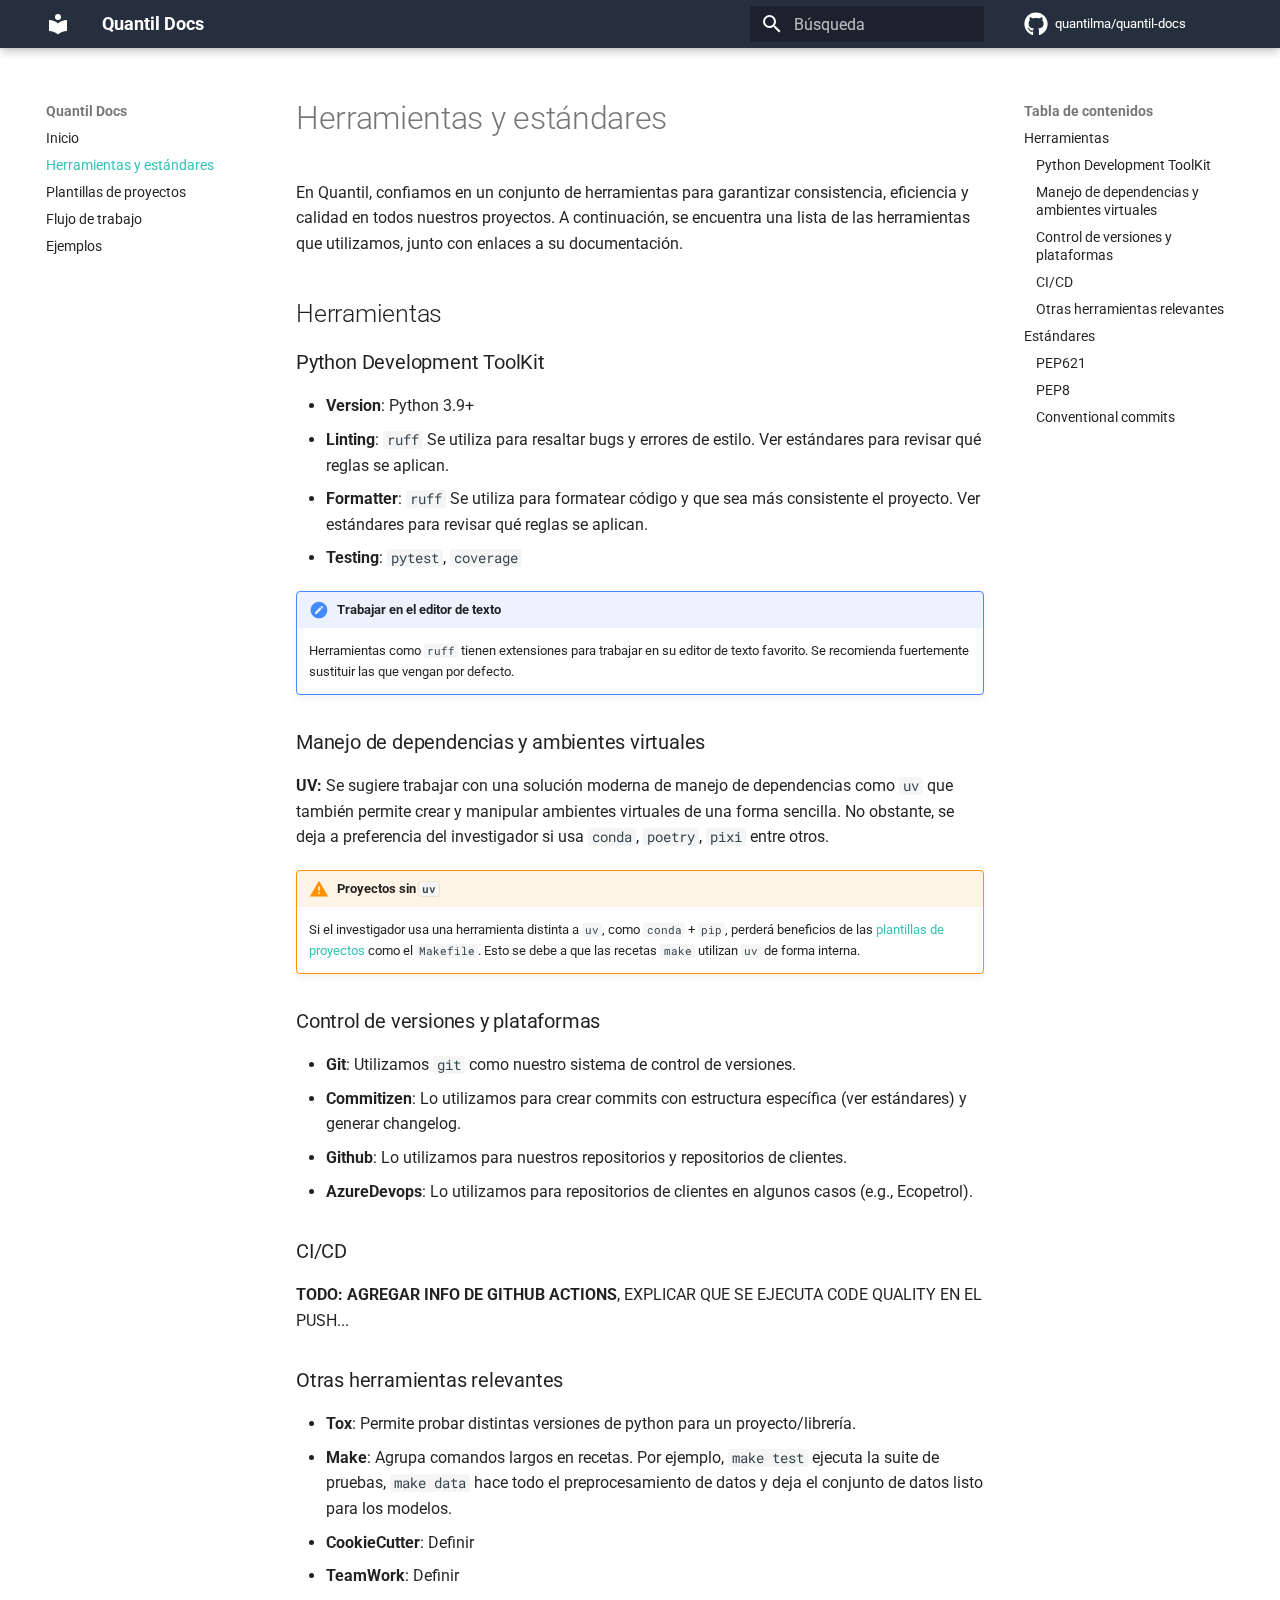
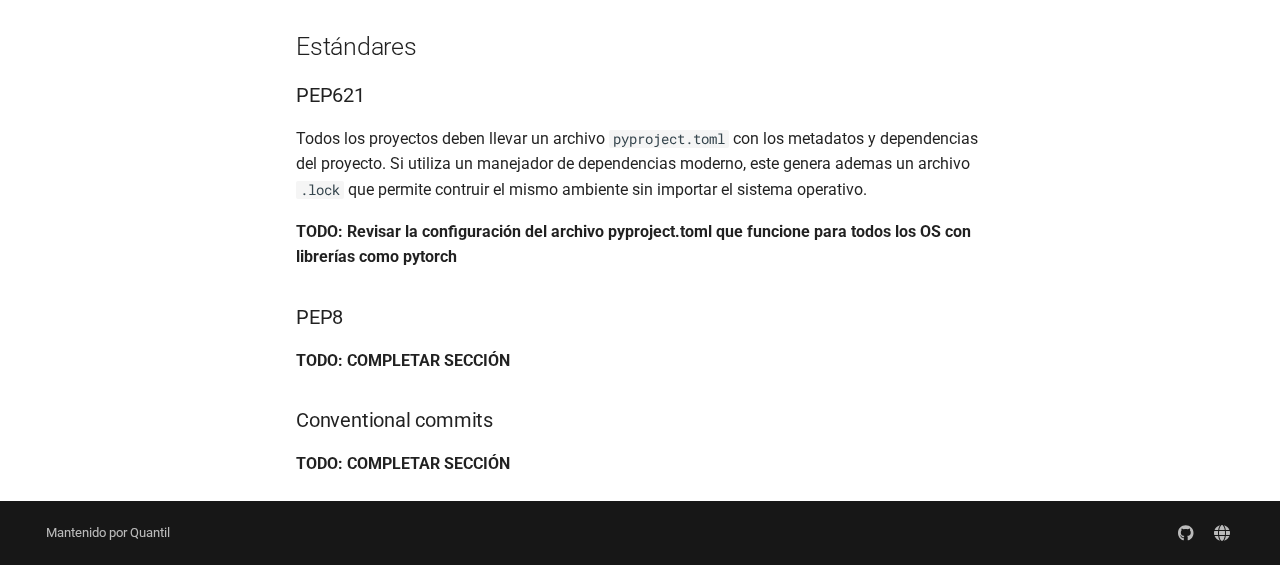
<file: tools/index.html>
<!doctype html>
<html lang="es" class="no-js">
  <head>
    
      <meta charset="utf-8">
      <meta name="viewport" content="width=device-width,initial-scale=1">
      
        <meta name="description" content="an example blog set up following the blog tutorials">
      
      
        <meta name="author" content="Florian Maas">
      
      
      
        <link rel="prev" href="..">
      
      
        <link rel="next" href="../templates/">
      
      
      <link rel="icon" href="../assets/images/favicon.png">
      <meta name="generator" content="mkdocs-1.6.1, mkdocs-material-9.6.3">
    
    
      
        <title>Herramientas y estándares - Quantil Docs</title>
      
    
    
      <link rel="stylesheet" href="../assets/stylesheets/main.d7758b05.min.css">
      
        
        <link rel="stylesheet" href="../assets/stylesheets/palette.06af60db.min.css">
      
      


    
    
      
    
    
      
        
        
        <link rel="preconnect" href="https://fonts.gstatic.com" crossorigin>
        <link rel="stylesheet" href="https://fonts.googleapis.com/css?family=Roboto:300,300i,400,400i,700,700i%7CRoboto+Mono:400,400i,700,700i&display=fallback">
        <style>:root{--md-text-font:"Roboto";--md-code-font:"Roboto Mono"}</style>
      
    
    
      <link rel="stylesheet" href="../stylesheets/extra.css">
    
    <script>__md_scope=new URL("..",location),__md_hash=e=>[...e].reduce(((e,_)=>(e<<5)-e+_.charCodeAt(0)),0),__md_get=(e,_=localStorage,t=__md_scope)=>JSON.parse(_.getItem(t.pathname+"."+e)),__md_set=(e,_,t=localStorage,a=__md_scope)=>{try{t.setItem(a.pathname+"."+e,JSON.stringify(_))}catch(e){}}</script>
    
      

    
    
    
  </head>
  
  
    
    
    
    
    
    <body dir="ltr" data-md-color-scheme="quantil" data-md-color-primary="indigo" data-md-color-accent="indigo">
  
    
    <input class="md-toggle" data-md-toggle="drawer" type="checkbox" id="__drawer" autocomplete="off">
    <input class="md-toggle" data-md-toggle="search" type="checkbox" id="__search" autocomplete="off">
    <label class="md-overlay" for="__drawer"></label>
    <div data-md-component="skip">
      
        
        <a href="#herramientas-y-estandares" class="md-skip">
          Saltar a contenido
        </a>
      
    </div>
    <div data-md-component="announce">
      
    </div>
    
    
      

  

<header class="md-header md-header--shadow" data-md-component="header">
  <nav class="md-header__inner md-grid" aria-label="Cabecera">
    <a href=".." title="Quantil Docs" class="md-header__button md-logo" aria-label="Quantil Docs" data-md-component="logo">
      
  
  <svg xmlns="http://www.w3.org/2000/svg" viewBox="0 0 24 24"><path d="M12 8a3 3 0 0 0 3-3 3 3 0 0 0-3-3 3 3 0 0 0-3 3 3 3 0 0 0 3 3m0 3.54C9.64 9.35 6.5 8 3 8v11c3.5 0 6.64 1.35 9 3.54 2.36-2.19 5.5-3.54 9-3.54V8c-3.5 0-6.64 1.35-9 3.54"/></svg>

    </a>
    <label class="md-header__button md-icon" for="__drawer">
      
      <svg xmlns="http://www.w3.org/2000/svg" viewBox="0 0 24 24"><path d="M3 6h18v2H3zm0 5h18v2H3zm0 5h18v2H3z"/></svg>
    </label>
    <div class="md-header__title" data-md-component="header-title">
      <div class="md-header__ellipsis">
        <div class="md-header__topic">
          <span class="md-ellipsis">
            Quantil Docs
          </span>
        </div>
        <div class="md-header__topic" data-md-component="header-topic">
          <span class="md-ellipsis">
            
              Herramientas y estándares
            
          </span>
        </div>
      </div>
    </div>
    
      
    
    
    
    
      <label class="md-header__button md-icon" for="__search">
        
        <svg xmlns="http://www.w3.org/2000/svg" viewBox="0 0 24 24"><path d="M9.5 3A6.5 6.5 0 0 1 16 9.5c0 1.61-.59 3.09-1.56 4.23l.27.27h.79l5 5-1.5 1.5-5-5v-.79l-.27-.27A6.52 6.52 0 0 1 9.5 16 6.5 6.5 0 0 1 3 9.5 6.5 6.5 0 0 1 9.5 3m0 2C7 5 5 7 5 9.5S7 14 9.5 14 14 12 14 9.5 12 5 9.5 5"/></svg>
      </label>
      <div class="md-search" data-md-component="search" role="dialog">
  <label class="md-search__overlay" for="__search"></label>
  <div class="md-search__inner" role="search">
    <form class="md-search__form" name="search">
      <input type="text" class="md-search__input" name="query" aria-label="Búsqueda" placeholder="Búsqueda" autocapitalize="off" autocorrect="off" autocomplete="off" spellcheck="false" data-md-component="search-query" required>
      <label class="md-search__icon md-icon" for="__search">
        
        <svg xmlns="http://www.w3.org/2000/svg" viewBox="0 0 24 24"><path d="M9.5 3A6.5 6.5 0 0 1 16 9.5c0 1.61-.59 3.09-1.56 4.23l.27.27h.79l5 5-1.5 1.5-5-5v-.79l-.27-.27A6.52 6.52 0 0 1 9.5 16 6.5 6.5 0 0 1 3 9.5 6.5 6.5 0 0 1 9.5 3m0 2C7 5 5 7 5 9.5S7 14 9.5 14 14 12 14 9.5 12 5 9.5 5"/></svg>
        
        <svg xmlns="http://www.w3.org/2000/svg" viewBox="0 0 24 24"><path d="M20 11v2H8l5.5 5.5-1.42 1.42L4.16 12l7.92-7.92L13.5 5.5 8 11z"/></svg>
      </label>
      <nav class="md-search__options" aria-label="Buscar">
        
        <button type="reset" class="md-search__icon md-icon" title="Limpiar" aria-label="Limpiar" tabindex="-1">
          
          <svg xmlns="http://www.w3.org/2000/svg" viewBox="0 0 24 24"><path d="M19 6.41 17.59 5 12 10.59 6.41 5 5 6.41 10.59 12 5 17.59 6.41 19 12 13.41 17.59 19 19 17.59 13.41 12z"/></svg>
        </button>
      </nav>
      
    </form>
    <div class="md-search__output">
      <div class="md-search__scrollwrap" tabindex="0" data-md-scrollfix>
        <div class="md-search-result" data-md-component="search-result">
          <div class="md-search-result__meta">
            Inicializando búsqueda
          </div>
          <ol class="md-search-result__list" role="presentation"></ol>
        </div>
      </div>
    </div>
  </div>
</div>
    
    
      <div class="md-header__source">
        <a href="https://github.com/quantilma/quantil-docs" title="Ir al repositorio" class="md-source" data-md-component="source">
  <div class="md-source__icon md-icon">
    
    <svg xmlns="http://www.w3.org/2000/svg" viewBox="0 0 496 512"><!--! Font Awesome Free 6.7.2 by @fontawesome - https://fontawesome.com License - https://fontawesome.com/license/free (Icons: CC BY 4.0, Fonts: SIL OFL 1.1, Code: MIT License) Copyright 2024 Fonticons, Inc.--><path d="M165.9 397.4c0 2-2.3 3.6-5.2 3.6-3.3.3-5.6-1.3-5.6-3.6 0-2 2.3-3.6 5.2-3.6 3-.3 5.6 1.3 5.6 3.6m-31.1-4.5c-.7 2 1.3 4.3 4.3 4.9 2.6 1 5.6 0 6.2-2s-1.3-4.3-4.3-5.2c-2.6-.7-5.5.3-6.2 2.3m44.2-1.7c-2.9.7-4.9 2.6-4.6 4.9.3 2 2.9 3.3 5.9 2.6 2.9-.7 4.9-2.6 4.6-4.6-.3-1.9-3-3.2-5.9-2.9M244.8 8C106.1 8 0 113.3 0 252c0 110.9 69.8 205.8 169.5 239.2 12.8 2.3 17.3-5.6 17.3-12.1 0-6.2-.3-40.4-.3-61.4 0 0-70 15-84.7-29.8 0 0-11.4-29.1-27.8-36.6 0 0-22.9-15.7 1.6-15.4 0 0 24.9 2 38.6 25.8 21.9 38.6 58.6 27.5 72.9 20.9 2.3-16 8.8-27.1 16-33.7-55.9-6.2-112.3-14.3-112.3-110.5 0-27.5 7.6-41.3 23.6-58.9-2.6-6.5-11.1-33.3 2.6-67.9 20.9-6.5 69 27 69 27 20-5.6 41.5-8.5 62.8-8.5s42.8 2.9 62.8 8.5c0 0 48.1-33.6 69-27 13.7 34.7 5.2 61.4 2.6 67.9 16 17.7 25.8 31.5 25.8 58.9 0 96.5-58.9 104.2-114.8 110.5 9.2 7.9 17 22.9 17 46.4 0 33.7-.3 75.4-.3 83.6 0 6.5 4.6 14.4 17.3 12.1C428.2 457.8 496 362.9 496 252 496 113.3 383.5 8 244.8 8M97.2 352.9c-1.3 1-1 3.3.7 5.2 1.6 1.6 3.9 2.3 5.2 1 1.3-1 1-3.3-.7-5.2-1.6-1.6-3.9-2.3-5.2-1m-10.8-8.1c-.7 1.3.3 2.9 2.3 3.9 1.6 1 3.6.7 4.3-.7.7-1.3-.3-2.9-2.3-3.9-2-.6-3.6-.3-4.3.7m32.4 35.6c-1.6 1.3-1 4.3 1.3 6.2 2.3 2.3 5.2 2.6 6.5 1 1.3-1.3.7-4.3-1.3-6.2-2.2-2.3-5.2-2.6-6.5-1m-11.4-14.7c-1.6 1-1.6 3.6 0 5.9s4.3 3.3 5.6 2.3c1.6-1.3 1.6-3.9 0-6.2-1.4-2.3-4-3.3-5.6-2"/></svg>
  </div>
  <div class="md-source__repository">
    quantilma/quantil-docs
  </div>
</a>
      </div>
    
  </nav>
  
</header>
    
    <div class="md-container" data-md-component="container">
      
      
        
          
        
      
      <main class="md-main" data-md-component="main">
        <div class="md-main__inner md-grid">
          
            
              
              <div class="md-sidebar md-sidebar--primary" data-md-component="sidebar" data-md-type="navigation" >
                <div class="md-sidebar__scrollwrap">
                  <div class="md-sidebar__inner">
                    



<nav class="md-nav md-nav--primary" aria-label="Navegación" data-md-level="0">
  <label class="md-nav__title" for="__drawer">
    <a href=".." title="Quantil Docs" class="md-nav__button md-logo" aria-label="Quantil Docs" data-md-component="logo">
      
  
  <svg xmlns="http://www.w3.org/2000/svg" viewBox="0 0 24 24"><path d="M12 8a3 3 0 0 0 3-3 3 3 0 0 0-3-3 3 3 0 0 0-3 3 3 3 0 0 0 3 3m0 3.54C9.64 9.35 6.5 8 3 8v11c3.5 0 6.64 1.35 9 3.54 2.36-2.19 5.5-3.54 9-3.54V8c-3.5 0-6.64 1.35-9 3.54"/></svg>

    </a>
    Quantil Docs
  </label>
  
    <div class="md-nav__source">
      <a href="https://github.com/quantilma/quantil-docs" title="Ir al repositorio" class="md-source" data-md-component="source">
  <div class="md-source__icon md-icon">
    
    <svg xmlns="http://www.w3.org/2000/svg" viewBox="0 0 496 512"><!--! Font Awesome Free 6.7.2 by @fontawesome - https://fontawesome.com License - https://fontawesome.com/license/free (Icons: CC BY 4.0, Fonts: SIL OFL 1.1, Code: MIT License) Copyright 2024 Fonticons, Inc.--><path d="M165.9 397.4c0 2-2.3 3.6-5.2 3.6-3.3.3-5.6-1.3-5.6-3.6 0-2 2.3-3.6 5.2-3.6 3-.3 5.6 1.3 5.6 3.6m-31.1-4.5c-.7 2 1.3 4.3 4.3 4.9 2.6 1 5.6 0 6.2-2s-1.3-4.3-4.3-5.2c-2.6-.7-5.5.3-6.2 2.3m44.2-1.7c-2.9.7-4.9 2.6-4.6 4.9.3 2 2.9 3.3 5.9 2.6 2.9-.7 4.9-2.6 4.6-4.6-.3-1.9-3-3.2-5.9-2.9M244.8 8C106.1 8 0 113.3 0 252c0 110.9 69.8 205.8 169.5 239.2 12.8 2.3 17.3-5.6 17.3-12.1 0-6.2-.3-40.4-.3-61.4 0 0-70 15-84.7-29.8 0 0-11.4-29.1-27.8-36.6 0 0-22.9-15.7 1.6-15.4 0 0 24.9 2 38.6 25.8 21.9 38.6 58.6 27.5 72.9 20.9 2.3-16 8.8-27.1 16-33.7-55.9-6.2-112.3-14.3-112.3-110.5 0-27.5 7.6-41.3 23.6-58.9-2.6-6.5-11.1-33.3 2.6-67.9 20.9-6.5 69 27 69 27 20-5.6 41.5-8.5 62.8-8.5s42.8 2.9 62.8 8.5c0 0 48.1-33.6 69-27 13.7 34.7 5.2 61.4 2.6 67.9 16 17.7 25.8 31.5 25.8 58.9 0 96.5-58.9 104.2-114.8 110.5 9.2 7.9 17 22.9 17 46.4 0 33.7-.3 75.4-.3 83.6 0 6.5 4.6 14.4 17.3 12.1C428.2 457.8 496 362.9 496 252 496 113.3 383.5 8 244.8 8M97.2 352.9c-1.3 1-1 3.3.7 5.2 1.6 1.6 3.9 2.3 5.2 1 1.3-1 1-3.3-.7-5.2-1.6-1.6-3.9-2.3-5.2-1m-10.8-8.1c-.7 1.3.3 2.9 2.3 3.9 1.6 1 3.6.7 4.3-.7.7-1.3-.3-2.9-2.3-3.9-2-.6-3.6-.3-4.3.7m32.4 35.6c-1.6 1.3-1 4.3 1.3 6.2 2.3 2.3 5.2 2.6 6.5 1 1.3-1.3.7-4.3-1.3-6.2-2.2-2.3-5.2-2.6-6.5-1m-11.4-14.7c-1.6 1-1.6 3.6 0 5.9s4.3 3.3 5.6 2.3c1.6-1.3 1.6-3.9 0-6.2-1.4-2.3-4-3.3-5.6-2"/></svg>
  </div>
  <div class="md-source__repository">
    quantilma/quantil-docs
  </div>
</a>
    </div>
  
  <ul class="md-nav__list" data-md-scrollfix>
    
      
      
  
  
  
  
    <li class="md-nav__item">
      <a href=".." class="md-nav__link">
        
  
  <span class="md-ellipsis">
    Inicio
    
  </span>
  

      </a>
    </li>
  

    
      
      
  
  
    
  
  
  
    <li class="md-nav__item md-nav__item--active">
      
      <input class="md-nav__toggle md-toggle" type="checkbox" id="__toc">
      
      
        
      
      
        <label class="md-nav__link md-nav__link--active" for="__toc">
          
  
  <span class="md-ellipsis">
    Herramientas y estándares
    
  </span>
  

          <span class="md-nav__icon md-icon"></span>
        </label>
      
      <a href="./" class="md-nav__link md-nav__link--active">
        
  
  <span class="md-ellipsis">
    Herramientas y estándares
    
  </span>
  

      </a>
      
        

<nav class="md-nav md-nav--secondary" aria-label="Tabla de contenidos">
  
  
  
    
  
  
    <label class="md-nav__title" for="__toc">
      <span class="md-nav__icon md-icon"></span>
      Tabla de contenidos
    </label>
    <ul class="md-nav__list" data-md-component="toc" data-md-scrollfix>
      
        <li class="md-nav__item">
  <a href="#herramientas" class="md-nav__link">
    <span class="md-ellipsis">
      Herramientas
    </span>
  </a>
  
    <nav class="md-nav" aria-label="Herramientas">
      <ul class="md-nav__list">
        
          <li class="md-nav__item">
  <a href="#python-development-toolkit" class="md-nav__link">
    <span class="md-ellipsis">
      Python Development ToolKit
    </span>
  </a>
  
</li>
        
          <li class="md-nav__item">
  <a href="#manejo-de-dependencias-y-ambientes-virtuales" class="md-nav__link">
    <span class="md-ellipsis">
      Manejo de dependencias y ambientes virtuales
    </span>
  </a>
  
</li>
        
          <li class="md-nav__item">
  <a href="#control-de-versiones-y-plataformas" class="md-nav__link">
    <span class="md-ellipsis">
      Control de versiones y plataformas
    </span>
  </a>
  
</li>
        
          <li class="md-nav__item">
  <a href="#cicd" class="md-nav__link">
    <span class="md-ellipsis">
      CI/CD
    </span>
  </a>
  
</li>
        
          <li class="md-nav__item">
  <a href="#otras-herramientas-relevantes" class="md-nav__link">
    <span class="md-ellipsis">
      Otras herramientas relevantes
    </span>
  </a>
  
</li>
        
      </ul>
    </nav>
  
</li>
      
        <li class="md-nav__item">
  <a href="#estandares" class="md-nav__link">
    <span class="md-ellipsis">
      Estándares
    </span>
  </a>
  
    <nav class="md-nav" aria-label="Estándares">
      <ul class="md-nav__list">
        
          <li class="md-nav__item">
  <a href="#pep621" class="md-nav__link">
    <span class="md-ellipsis">
      PEP621
    </span>
  </a>
  
</li>
        
          <li class="md-nav__item">
  <a href="#pep8" class="md-nav__link">
    <span class="md-ellipsis">
      PEP8
    </span>
  </a>
  
</li>
        
          <li class="md-nav__item">
  <a href="#conventional-commits" class="md-nav__link">
    <span class="md-ellipsis">
      Conventional commits
    </span>
  </a>
  
</li>
        
      </ul>
    </nav>
  
</li>
      
    </ul>
  
</nav>
      
    </li>
  

    
      
      
  
  
  
  
    <li class="md-nav__item">
      <a href="../templates/" class="md-nav__link">
        
  
  <span class="md-ellipsis">
    Plantillas de proyectos
    
  </span>
  

      </a>
    </li>
  

    
      
      
  
  
  
  
    <li class="md-nav__item">
      <a href="../workflow_best_practices/" class="md-nav__link">
        
  
  <span class="md-ellipsis">
    Flujo de trabajo
    
  </span>
  

      </a>
    </li>
  

    
      
      
  
  
  
  
    <li class="md-nav__item">
      <a href="../examples.md" class="md-nav__link">
        
  
  <span class="md-ellipsis">
    Ejemplos
    
  </span>
  

      </a>
    </li>
  

    
  </ul>
</nav>
                  </div>
                </div>
              </div>
            
            
              
              <div class="md-sidebar md-sidebar--secondary" data-md-component="sidebar" data-md-type="toc" >
                <div class="md-sidebar__scrollwrap">
                  <div class="md-sidebar__inner">
                    

<nav class="md-nav md-nav--secondary" aria-label="Tabla de contenidos">
  
  
  
    
  
  
    <label class="md-nav__title" for="__toc">
      <span class="md-nav__icon md-icon"></span>
      Tabla de contenidos
    </label>
    <ul class="md-nav__list" data-md-component="toc" data-md-scrollfix>
      
        <li class="md-nav__item">
  <a href="#herramientas" class="md-nav__link">
    <span class="md-ellipsis">
      Herramientas
    </span>
  </a>
  
    <nav class="md-nav" aria-label="Herramientas">
      <ul class="md-nav__list">
        
          <li class="md-nav__item">
  <a href="#python-development-toolkit" class="md-nav__link">
    <span class="md-ellipsis">
      Python Development ToolKit
    </span>
  </a>
  
</li>
        
          <li class="md-nav__item">
  <a href="#manejo-de-dependencias-y-ambientes-virtuales" class="md-nav__link">
    <span class="md-ellipsis">
      Manejo de dependencias y ambientes virtuales
    </span>
  </a>
  
</li>
        
          <li class="md-nav__item">
  <a href="#control-de-versiones-y-plataformas" class="md-nav__link">
    <span class="md-ellipsis">
      Control de versiones y plataformas
    </span>
  </a>
  
</li>
        
          <li class="md-nav__item">
  <a href="#cicd" class="md-nav__link">
    <span class="md-ellipsis">
      CI/CD
    </span>
  </a>
  
</li>
        
          <li class="md-nav__item">
  <a href="#otras-herramientas-relevantes" class="md-nav__link">
    <span class="md-ellipsis">
      Otras herramientas relevantes
    </span>
  </a>
  
</li>
        
      </ul>
    </nav>
  
</li>
      
        <li class="md-nav__item">
  <a href="#estandares" class="md-nav__link">
    <span class="md-ellipsis">
      Estándares
    </span>
  </a>
  
    <nav class="md-nav" aria-label="Estándares">
      <ul class="md-nav__list">
        
          <li class="md-nav__item">
  <a href="#pep621" class="md-nav__link">
    <span class="md-ellipsis">
      PEP621
    </span>
  </a>
  
</li>
        
          <li class="md-nav__item">
  <a href="#pep8" class="md-nav__link">
    <span class="md-ellipsis">
      PEP8
    </span>
  </a>
  
</li>
        
          <li class="md-nav__item">
  <a href="#conventional-commits" class="md-nav__link">
    <span class="md-ellipsis">
      Conventional commits
    </span>
  </a>
  
</li>
        
      </ul>
    </nav>
  
</li>
      
    </ul>
  
</nav>
                  </div>
                </div>
              </div>
            
          
          
            <div class="md-content" data-md-component="content">
              <article class="md-content__inner md-typeset">
                
                  


  
  


<h1 id="herramientas-y-estandares">Herramientas y estándares</h1>
<p>En Quantil, confiamos en un conjunto de herramientas para garantizar consistencia, eficiencia y calidad en todos nuestros proyectos. A continuación, se encuentra una lista de las herramientas que utilizamos, junto con enlaces a su documentación.</p>
<h2 id="herramientas">Herramientas</h2>
<h3 id="python-development-toolkit">Python Development ToolKit</h3>
<ul>
<li><strong>Version</strong>: Python 3.9+</li>
<li><strong>Linting</strong>: <code>ruff</code> Se utiliza para resaltar bugs y errores de estilo. Ver estándares para revisar qué reglas se aplican.</li>
<li><strong>Formatter</strong>: <code>ruff</code> Se utiliza para formatear código y que sea más consistente el proyecto. Ver estándares para revisar qué reglas se aplican.</li>
<li><strong>Testing</strong>: <code>pytest</code>, <code>coverage</code></li>
</ul>
<div class="admonition note">
<p class="admonition-title">Trabajar en el editor de texto</p>
<p>Herramientas como <code>ruff</code> tienen extensiones para trabajar en su editor de texto favorito. Se recomienda fuertemente sustituir las que vengan por defecto.</p>
</div>
<h3 id="manejo-de-dependencias-y-ambientes-virtuales">Manejo de dependencias y ambientes virtuales</h3>
<p><strong>UV:</strong> Se sugiere trabajar con una solución moderna de manejo de dependencias como <code>uv</code> que también permite crear y manipular ambientes virtuales de una forma sencilla.  No obstante, se deja a preferencia del investigador si usa <code>conda</code>, <code>poetry</code>, <code>pixi</code> entre otros.</p>
<div class="admonition warning">
<p class="admonition-title">Proyectos sin <code>uv</code></p>
<p>Si el investigador usa una herramienta distinta a <code>uv</code>, como <code>conda</code> + <code>pip</code>, perderá beneficios de las <a href="/templates">plantillas de proyectos</a> como el <code>Makefile</code>. Esto se debe a que las recetas <code>make</code> utilizan <code>uv</code> de forma interna.</p>
</div>
<h3 id="control-de-versiones-y-plataformas">Control de versiones y plataformas</h3>
<ul>
<li><strong>Git</strong>: Utilizamos <code>git</code> como nuestro sistema de control de versiones.</li>
<li><strong>Commitizen</strong>: Lo utilizamos para crear commits con estructura específica (ver estándares) y generar changelog.</li>
<li><strong>Github</strong>: Lo utilizamos para nuestros repositorios y repositorios de clientes.</li>
<li><strong>AzureDevops</strong>: Lo utilizamos para repositorios de clientes en algunos casos (e.g., Ecopetrol).</li>
</ul>
<h3 id="cicd">CI/CD</h3>
<p><strong>TODO: AGREGAR INFO DE GITHUB ACTIONS</strong>, EXPLICAR QUE SE EJECUTA CODE QUALITY EN EL PUSH...</p>
<h3 id="otras-herramientas-relevantes">Otras herramientas relevantes</h3>
<ul>
<li><strong>Tox</strong>: Permite probar distintas versiones de python para un proyecto/librería.</li>
<li><strong>Make</strong>: Agrupa comandos largos en recetas. Por ejemplo, <code>make test</code> ejecuta la suite de pruebas, <code>make data</code> hace todo el preprocesamiento de datos y deja el conjunto de datos listo para los modelos.</li>
<li><strong>CookieCutter</strong>: Definir</li>
<li><strong>TeamWork</strong>: Definir</li>
</ul>
<h2 id="estandares">Estándares</h2>
<h3 id="pep621">PEP621</h3>
<p>Todos los proyectos deben llevar un archivo <code>pyproject.toml</code> con los metadatos y dependencias del proyecto. Si utiliza un manejador de dependencias moderno, este genera ademas un archivo <code>.lock</code> que permite contruir el mismo ambiente sin importar el sistema operativo.</p>
<p><strong>TODO: Revisar la configuración del archivo pyproject.toml que funcione para todos los OS con librerías como pytorch</strong></p>
<h3 id="pep8">PEP8</h3>
<p><strong>TODO: COMPLETAR SECCIÓN</strong></p>
<h3 id="conventional-commits">Conventional commits</h3>
<p><strong>TODO: COMPLETAR SECCIÓN</strong></p>
<!-- ## Documentation -->
<!-- - **MkDocs**: For generating static sites. -->
<!-- - **Material Theme**: For a modern, responsive design. -->
<!-- - **GitHub Pages**: For hosting documentation. -->

<!-- ## Data Science Tools -->
<!-- - **Cookiecutter Data Science**: For project structure. -->
<!-- - **DVC**: For data versioning. -->
<!-- - **MLflow**: For experiment tracking. -->

<!-- ## Library Tools -->
<!-- - **UV**: For library structure. -->
<!-- - **Semantic Versioning**: For versioning libraries. -->
<!-- - **mkdocstrings**: For auto-generating API docs. -->

<!-- ## sdkljfa -->












                
              </article>
            </div>
          
          
<script>var target=document.getElementById(location.hash.slice(1));target&&target.name&&(target.checked=target.name.startsWith("__tabbed_"))</script>
        </div>
        
      </main>
      
        <footer class="md-footer">
  
  <div class="md-footer-meta md-typeset">
    <div class="md-footer-meta__inner md-grid">
      <div class="md-copyright">
  
    <div class="md-copyright__highlight">
      Mantenido por <a href="https://quantil.com.co">Quantil </a>
    </div>
  
  
</div>
      
        <div class="md-social">
  
    
    
    
    
      
      
    
    <a href="https://github.com/quantilma" target="_blank" rel="noopener" title="github.com" class="md-social__link">
      <svg xmlns="http://www.w3.org/2000/svg" viewBox="0 0 496 512"><!--! Font Awesome Free 6.7.2 by @fontawesome - https://fontawesome.com License - https://fontawesome.com/license/free (Icons: CC BY 4.0, Fonts: SIL OFL 1.1, Code: MIT License) Copyright 2024 Fonticons, Inc.--><path d="M165.9 397.4c0 2-2.3 3.6-5.2 3.6-3.3.3-5.6-1.3-5.6-3.6 0-2 2.3-3.6 5.2-3.6 3-.3 5.6 1.3 5.6 3.6m-31.1-4.5c-.7 2 1.3 4.3 4.3 4.9 2.6 1 5.6 0 6.2-2s-1.3-4.3-4.3-5.2c-2.6-.7-5.5.3-6.2 2.3m44.2-1.7c-2.9.7-4.9 2.6-4.6 4.9.3 2 2.9 3.3 5.9 2.6 2.9-.7 4.9-2.6 4.6-4.6-.3-1.9-3-3.2-5.9-2.9M244.8 8C106.1 8 0 113.3 0 252c0 110.9 69.8 205.8 169.5 239.2 12.8 2.3 17.3-5.6 17.3-12.1 0-6.2-.3-40.4-.3-61.4 0 0-70 15-84.7-29.8 0 0-11.4-29.1-27.8-36.6 0 0-22.9-15.7 1.6-15.4 0 0 24.9 2 38.6 25.8 21.9 38.6 58.6 27.5 72.9 20.9 2.3-16 8.8-27.1 16-33.7-55.9-6.2-112.3-14.3-112.3-110.5 0-27.5 7.6-41.3 23.6-58.9-2.6-6.5-11.1-33.3 2.6-67.9 20.9-6.5 69 27 69 27 20-5.6 41.5-8.5 62.8-8.5s42.8 2.9 62.8 8.5c0 0 48.1-33.6 69-27 13.7 34.7 5.2 61.4 2.6 67.9 16 17.7 25.8 31.5 25.8 58.9 0 96.5-58.9 104.2-114.8 110.5 9.2 7.9 17 22.9 17 46.4 0 33.7-.3 75.4-.3 83.6 0 6.5 4.6 14.4 17.3 12.1C428.2 457.8 496 362.9 496 252 496 113.3 383.5 8 244.8 8M97.2 352.9c-1.3 1-1 3.3.7 5.2 1.6 1.6 3.9 2.3 5.2 1 1.3-1 1-3.3-.7-5.2-1.6-1.6-3.9-2.3-5.2-1m-10.8-8.1c-.7 1.3.3 2.9 2.3 3.9 1.6 1 3.6.7 4.3-.7.7-1.3-.3-2.9-2.3-3.9-2-.6-3.6-.3-4.3.7m32.4 35.6c-1.6 1.3-1 4.3 1.3 6.2 2.3 2.3 5.2 2.6 6.5 1 1.3-1.3.7-4.3-1.3-6.2-2.2-2.3-5.2-2.6-6.5-1m-11.4-14.7c-1.6 1-1.6 3.6 0 5.9s4.3 3.3 5.6 2.3c1.6-1.3 1.6-3.9 0-6.2-1.4-2.3-4-3.3-5.6-2"/></svg>
    </a>
  
    
    
    
    
      
      
    
    <a href="https://quantil.com.co" target="_blank" rel="noopener" title="quantil.com.co" class="md-social__link">
      <svg xmlns="http://www.w3.org/2000/svg" viewBox="0 0 512 512"><!--! Font Awesome Free 6.7.2 by @fontawesome - https://fontawesome.com License - https://fontawesome.com/license/free (Icons: CC BY 4.0, Fonts: SIL OFL 1.1, Code: MIT License) Copyright 2024 Fonticons, Inc.--><path d="M352 256c0 22.2-1.2 43.6-3.3 64H163.4c-2.2-20.4-3.3-41.8-3.3-64s1.2-43.6 3.3-64h185.3c2.2 20.4 3.3 41.8 3.3 64m28.8-64h123.1c5.3 20.5 8.1 41.9 8.1 64s-2.8 43.5-8.1 64H380.8c2.1-20.6 3.2-42 3.2-64s-1.1-43.4-3.2-64m112.6-32H376.7c-10-63.9-29.8-117.4-55.3-151.6 78.3 20.7 142 77.5 171.9 151.6zm-149.1 0H167.7c6.1-36.4 15.5-68.6 27-94.7 10.5-23.6 22.2-40.7 33.5-51.5C239.4 3.2 248.7 0 256 0s16.6 3.2 27.8 13.8c11.3 10.8 23 27.9 33.5 51.5 11.6 26 20.9 58.2 27 94.7m-209 0H18.6c30-74.1 93.6-130.9 172-151.6-25.5 34.2-45.3 87.7-55.3 151.6M8.1 192h123.1c-2.1 20.6-3.2 42-3.2 64s1.1 43.4 3.2 64H8.1C2.8 299.5 0 278.1 0 256s2.8-43.5 8.1-64m186.6 254.6c-11.6-26-20.9-58.2-27-94.6h176.6c-6.1 36.4-15.5 68.6-27 94.6-10.5 23.6-22.2 40.7-33.5 51.5-11.2 10.7-20.5 13.9-27.8 13.9s-16.6-3.2-27.8-13.8c-11.3-10.8-23-27.9-33.5-51.5zM135.3 352c10 63.9 29.8 117.4 55.3 151.6-78.4-20.7-142-77.5-172-151.6zm358.1 0c-30 74.1-93.6 130.9-171.9 151.6 25.5-34.2 45.2-87.7 55.3-151.6h116.7z"/></svg>
    </a>
  
</div>
      
    </div>
  </div>
</footer>
      
    </div>
    <div class="md-dialog" data-md-component="dialog">
      <div class="md-dialog__inner md-typeset"></div>
    </div>
    
    
    <script id="__config" type="application/json">{"base": "..", "features": ["navigation.expand", "content.code.copy"], "search": "../assets/javascripts/workers/search.f8cc74c7.min.js", "translations": {"clipboard.copied": "Copiado al portapapeles", "clipboard.copy": "Copiar al portapapeles", "search.result.more.one": "1 m\u00e1s en esta p\u00e1gina", "search.result.more.other": "# m\u00e1s en esta p\u00e1gina", "search.result.none": "No se encontraron documentos", "search.result.one": "1 documento encontrado", "search.result.other": "# documentos encontrados", "search.result.placeholder": "Teclee para comenzar b\u00fasqueda", "search.result.term.missing": "Falta", "select.version": "Seleccionar versi\u00f3n"}}</script>
    
    
      <script src="../assets/javascripts/bundle.f1b6f286.min.js"></script>
      
    
  </body>
</html>
</file>
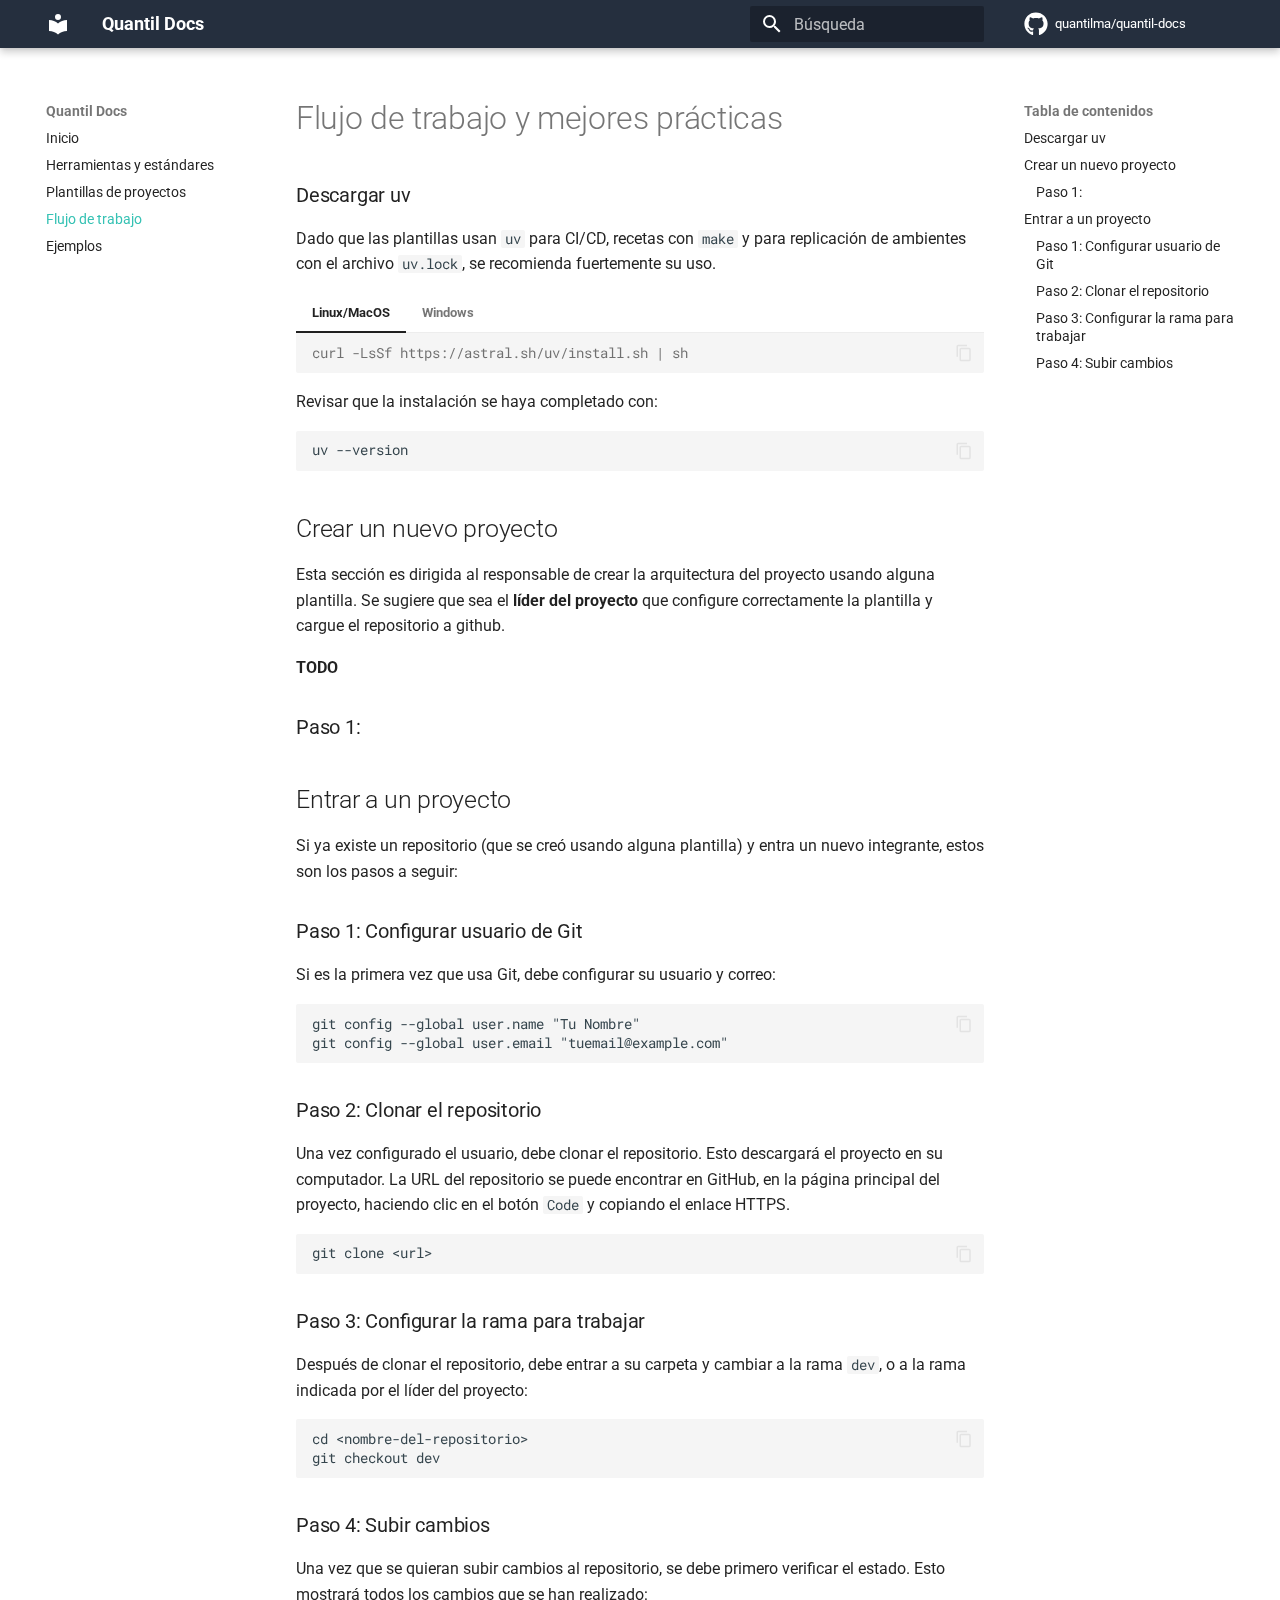
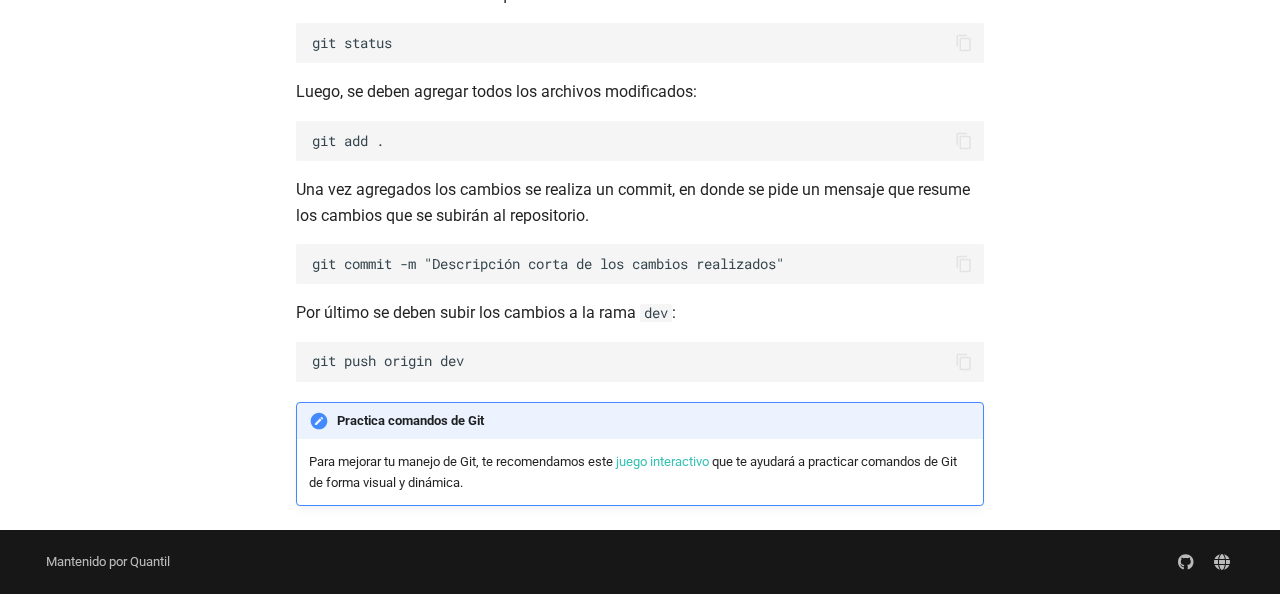
<file: workflow_best_practices/index.html>
<!doctype html>
<html lang="es" class="no-js">
  <head>
    
      <meta charset="utf-8">
      <meta name="viewport" content="width=device-width,initial-scale=1">
      
        <meta name="description" content="an example blog set up following the blog tutorials">
      
      
        <meta name="author" content="Florian Maas">
      
      
      
        <link rel="prev" href="../templates/">
      
      
      
      <link rel="icon" href="../assets/images/favicon.png">
      <meta name="generator" content="mkdocs-1.6.1, mkdocs-material-9.6.3">
    
    
      
        <title>Flujo de trabajo - Quantil Docs</title>
      
    
    
      <link rel="stylesheet" href="../assets/stylesheets/main.d7758b05.min.css">
      
        
        <link rel="stylesheet" href="../assets/stylesheets/palette.06af60db.min.css">
      
      


    
    
      
    
    
      
        
        
        <link rel="preconnect" href="https://fonts.gstatic.com" crossorigin>
        <link rel="stylesheet" href="https://fonts.googleapis.com/css?family=Roboto:300,300i,400,400i,700,700i%7CRoboto+Mono:400,400i,700,700i&display=fallback">
        <style>:root{--md-text-font:"Roboto";--md-code-font:"Roboto Mono"}</style>
      
    
    
      <link rel="stylesheet" href="../stylesheets/extra.css">
    
    <script>__md_scope=new URL("..",location),__md_hash=e=>[...e].reduce(((e,_)=>(e<<5)-e+_.charCodeAt(0)),0),__md_get=(e,_=localStorage,t=__md_scope)=>JSON.parse(_.getItem(t.pathname+"."+e)),__md_set=(e,_,t=localStorage,a=__md_scope)=>{try{t.setItem(a.pathname+"."+e,JSON.stringify(_))}catch(e){}}</script>
    
      

    
    
    
  </head>
  
  
    
    
    
    
    
    <body dir="ltr" data-md-color-scheme="quantil" data-md-color-primary="indigo" data-md-color-accent="indigo">
  
    
    <input class="md-toggle" data-md-toggle="drawer" type="checkbox" id="__drawer" autocomplete="off">
    <input class="md-toggle" data-md-toggle="search" type="checkbox" id="__search" autocomplete="off">
    <label class="md-overlay" for="__drawer"></label>
    <div data-md-component="skip">
      
        
        <a href="#flujo-de-trabajo-y-mejores-practicas" class="md-skip">
          Saltar a contenido
        </a>
      
    </div>
    <div data-md-component="announce">
      
    </div>
    
    
      

  

<header class="md-header md-header--shadow" data-md-component="header">
  <nav class="md-header__inner md-grid" aria-label="Cabecera">
    <a href=".." title="Quantil Docs" class="md-header__button md-logo" aria-label="Quantil Docs" data-md-component="logo">
      
  
  <svg xmlns="http://www.w3.org/2000/svg" viewBox="0 0 24 24"><path d="M12 8a3 3 0 0 0 3-3 3 3 0 0 0-3-3 3 3 0 0 0-3 3 3 3 0 0 0 3 3m0 3.54C9.64 9.35 6.5 8 3 8v11c3.5 0 6.64 1.35 9 3.54 2.36-2.19 5.5-3.54 9-3.54V8c-3.5 0-6.64 1.35-9 3.54"/></svg>

    </a>
    <label class="md-header__button md-icon" for="__drawer">
      
      <svg xmlns="http://www.w3.org/2000/svg" viewBox="0 0 24 24"><path d="M3 6h18v2H3zm0 5h18v2H3zm0 5h18v2H3z"/></svg>
    </label>
    <div class="md-header__title" data-md-component="header-title">
      <div class="md-header__ellipsis">
        <div class="md-header__topic">
          <span class="md-ellipsis">
            Quantil Docs
          </span>
        </div>
        <div class="md-header__topic" data-md-component="header-topic">
          <span class="md-ellipsis">
            
              Flujo de trabajo
            
          </span>
        </div>
      </div>
    </div>
    
      
    
    
    
    
      <label class="md-header__button md-icon" for="__search">
        
        <svg xmlns="http://www.w3.org/2000/svg" viewBox="0 0 24 24"><path d="M9.5 3A6.5 6.5 0 0 1 16 9.5c0 1.61-.59 3.09-1.56 4.23l.27.27h.79l5 5-1.5 1.5-5-5v-.79l-.27-.27A6.52 6.52 0 0 1 9.5 16 6.5 6.5 0 0 1 3 9.5 6.5 6.5 0 0 1 9.5 3m0 2C7 5 5 7 5 9.5S7 14 9.5 14 14 12 14 9.5 12 5 9.5 5"/></svg>
      </label>
      <div class="md-search" data-md-component="search" role="dialog">
  <label class="md-search__overlay" for="__search"></label>
  <div class="md-search__inner" role="search">
    <form class="md-search__form" name="search">
      <input type="text" class="md-search__input" name="query" aria-label="Búsqueda" placeholder="Búsqueda" autocapitalize="off" autocorrect="off" autocomplete="off" spellcheck="false" data-md-component="search-query" required>
      <label class="md-search__icon md-icon" for="__search">
        
        <svg xmlns="http://www.w3.org/2000/svg" viewBox="0 0 24 24"><path d="M9.5 3A6.5 6.5 0 0 1 16 9.5c0 1.61-.59 3.09-1.56 4.23l.27.27h.79l5 5-1.5 1.5-5-5v-.79l-.27-.27A6.52 6.52 0 0 1 9.5 16 6.5 6.5 0 0 1 3 9.5 6.5 6.5 0 0 1 9.5 3m0 2C7 5 5 7 5 9.5S7 14 9.5 14 14 12 14 9.5 12 5 9.5 5"/></svg>
        
        <svg xmlns="http://www.w3.org/2000/svg" viewBox="0 0 24 24"><path d="M20 11v2H8l5.5 5.5-1.42 1.42L4.16 12l7.92-7.92L13.5 5.5 8 11z"/></svg>
      </label>
      <nav class="md-search__options" aria-label="Buscar">
        
        <button type="reset" class="md-search__icon md-icon" title="Limpiar" aria-label="Limpiar" tabindex="-1">
          
          <svg xmlns="http://www.w3.org/2000/svg" viewBox="0 0 24 24"><path d="M19 6.41 17.59 5 12 10.59 6.41 5 5 6.41 10.59 12 5 17.59 6.41 19 12 13.41 17.59 19 19 17.59 13.41 12z"/></svg>
        </button>
      </nav>
      
    </form>
    <div class="md-search__output">
      <div class="md-search__scrollwrap" tabindex="0" data-md-scrollfix>
        <div class="md-search-result" data-md-component="search-result">
          <div class="md-search-result__meta">
            Inicializando búsqueda
          </div>
          <ol class="md-search-result__list" role="presentation"></ol>
        </div>
      </div>
    </div>
  </div>
</div>
    
    
      <div class="md-header__source">
        <a href="https://github.com/quantilma/quantil-docs" title="Ir al repositorio" class="md-source" data-md-component="source">
  <div class="md-source__icon md-icon">
    
    <svg xmlns="http://www.w3.org/2000/svg" viewBox="0 0 496 512"><!--! Font Awesome Free 6.7.2 by @fontawesome - https://fontawesome.com License - https://fontawesome.com/license/free (Icons: CC BY 4.0, Fonts: SIL OFL 1.1, Code: MIT License) Copyright 2024 Fonticons, Inc.--><path d="M165.9 397.4c0 2-2.3 3.6-5.2 3.6-3.3.3-5.6-1.3-5.6-3.6 0-2 2.3-3.6 5.2-3.6 3-.3 5.6 1.3 5.6 3.6m-31.1-4.5c-.7 2 1.3 4.3 4.3 4.9 2.6 1 5.6 0 6.2-2s-1.3-4.3-4.3-5.2c-2.6-.7-5.5.3-6.2 2.3m44.2-1.7c-2.9.7-4.9 2.6-4.6 4.9.3 2 2.9 3.3 5.9 2.6 2.9-.7 4.9-2.6 4.6-4.6-.3-1.9-3-3.2-5.9-2.9M244.8 8C106.1 8 0 113.3 0 252c0 110.9 69.8 205.8 169.5 239.2 12.8 2.3 17.3-5.6 17.3-12.1 0-6.2-.3-40.4-.3-61.4 0 0-70 15-84.7-29.8 0 0-11.4-29.1-27.8-36.6 0 0-22.9-15.7 1.6-15.4 0 0 24.9 2 38.6 25.8 21.9 38.6 58.6 27.5 72.9 20.9 2.3-16 8.8-27.1 16-33.7-55.9-6.2-112.3-14.3-112.3-110.5 0-27.5 7.6-41.3 23.6-58.9-2.6-6.5-11.1-33.3 2.6-67.9 20.9-6.5 69 27 69 27 20-5.6 41.5-8.5 62.8-8.5s42.8 2.9 62.8 8.5c0 0 48.1-33.6 69-27 13.7 34.7 5.2 61.4 2.6 67.9 16 17.7 25.8 31.5 25.8 58.9 0 96.5-58.9 104.2-114.8 110.5 9.2 7.9 17 22.9 17 46.4 0 33.7-.3 75.4-.3 83.6 0 6.5 4.6 14.4 17.3 12.1C428.2 457.8 496 362.9 496 252 496 113.3 383.5 8 244.8 8M97.2 352.9c-1.3 1-1 3.3.7 5.2 1.6 1.6 3.9 2.3 5.2 1 1.3-1 1-3.3-.7-5.2-1.6-1.6-3.9-2.3-5.2-1m-10.8-8.1c-.7 1.3.3 2.9 2.3 3.9 1.6 1 3.6.7 4.3-.7.7-1.3-.3-2.9-2.3-3.9-2-.6-3.6-.3-4.3.7m32.4 35.6c-1.6 1.3-1 4.3 1.3 6.2 2.3 2.3 5.2 2.6 6.5 1 1.3-1.3.7-4.3-1.3-6.2-2.2-2.3-5.2-2.6-6.5-1m-11.4-14.7c-1.6 1-1.6 3.6 0 5.9s4.3 3.3 5.6 2.3c1.6-1.3 1.6-3.9 0-6.2-1.4-2.3-4-3.3-5.6-2"/></svg>
  </div>
  <div class="md-source__repository">
    quantilma/quantil-docs
  </div>
</a>
      </div>
    
  </nav>
  
</header>
    
    <div class="md-container" data-md-component="container">
      
      
        
          
        
      
      <main class="md-main" data-md-component="main">
        <div class="md-main__inner md-grid">
          
            
              
              <div class="md-sidebar md-sidebar--primary" data-md-component="sidebar" data-md-type="navigation" >
                <div class="md-sidebar__scrollwrap">
                  <div class="md-sidebar__inner">
                    



<nav class="md-nav md-nav--primary" aria-label="Navegación" data-md-level="0">
  <label class="md-nav__title" for="__drawer">
    <a href=".." title="Quantil Docs" class="md-nav__button md-logo" aria-label="Quantil Docs" data-md-component="logo">
      
  
  <svg xmlns="http://www.w3.org/2000/svg" viewBox="0 0 24 24"><path d="M12 8a3 3 0 0 0 3-3 3 3 0 0 0-3-3 3 3 0 0 0-3 3 3 3 0 0 0 3 3m0 3.54C9.64 9.35 6.5 8 3 8v11c3.5 0 6.64 1.35 9 3.54 2.36-2.19 5.5-3.54 9-3.54V8c-3.5 0-6.64 1.35-9 3.54"/></svg>

    </a>
    Quantil Docs
  </label>
  
    <div class="md-nav__source">
      <a href="https://github.com/quantilma/quantil-docs" title="Ir al repositorio" class="md-source" data-md-component="source">
  <div class="md-source__icon md-icon">
    
    <svg xmlns="http://www.w3.org/2000/svg" viewBox="0 0 496 512"><!--! Font Awesome Free 6.7.2 by @fontawesome - https://fontawesome.com License - https://fontawesome.com/license/free (Icons: CC BY 4.0, Fonts: SIL OFL 1.1, Code: MIT License) Copyright 2024 Fonticons, Inc.--><path d="M165.9 397.4c0 2-2.3 3.6-5.2 3.6-3.3.3-5.6-1.3-5.6-3.6 0-2 2.3-3.6 5.2-3.6 3-.3 5.6 1.3 5.6 3.6m-31.1-4.5c-.7 2 1.3 4.3 4.3 4.9 2.6 1 5.6 0 6.2-2s-1.3-4.3-4.3-5.2c-2.6-.7-5.5.3-6.2 2.3m44.2-1.7c-2.9.7-4.9 2.6-4.6 4.9.3 2 2.9 3.3 5.9 2.6 2.9-.7 4.9-2.6 4.6-4.6-.3-1.9-3-3.2-5.9-2.9M244.8 8C106.1 8 0 113.3 0 252c0 110.9 69.8 205.8 169.5 239.2 12.8 2.3 17.3-5.6 17.3-12.1 0-6.2-.3-40.4-.3-61.4 0 0-70 15-84.7-29.8 0 0-11.4-29.1-27.8-36.6 0 0-22.9-15.7 1.6-15.4 0 0 24.9 2 38.6 25.8 21.9 38.6 58.6 27.5 72.9 20.9 2.3-16 8.8-27.1 16-33.7-55.9-6.2-112.3-14.3-112.3-110.5 0-27.5 7.6-41.3 23.6-58.9-2.6-6.5-11.1-33.3 2.6-67.9 20.9-6.5 69 27 69 27 20-5.6 41.5-8.5 62.8-8.5s42.8 2.9 62.8 8.5c0 0 48.1-33.6 69-27 13.7 34.7 5.2 61.4 2.6 67.9 16 17.7 25.8 31.5 25.8 58.9 0 96.5-58.9 104.2-114.8 110.5 9.2 7.9 17 22.9 17 46.4 0 33.7-.3 75.4-.3 83.6 0 6.5 4.6 14.4 17.3 12.1C428.2 457.8 496 362.9 496 252 496 113.3 383.5 8 244.8 8M97.2 352.9c-1.3 1-1 3.3.7 5.2 1.6 1.6 3.9 2.3 5.2 1 1.3-1 1-3.3-.7-5.2-1.6-1.6-3.9-2.3-5.2-1m-10.8-8.1c-.7 1.3.3 2.9 2.3 3.9 1.6 1 3.6.7 4.3-.7.7-1.3-.3-2.9-2.3-3.9-2-.6-3.6-.3-4.3.7m32.4 35.6c-1.6 1.3-1 4.3 1.3 6.2 2.3 2.3 5.2 2.6 6.5 1 1.3-1.3.7-4.3-1.3-6.2-2.2-2.3-5.2-2.6-6.5-1m-11.4-14.7c-1.6 1-1.6 3.6 0 5.9s4.3 3.3 5.6 2.3c1.6-1.3 1.6-3.9 0-6.2-1.4-2.3-4-3.3-5.6-2"/></svg>
  </div>
  <div class="md-source__repository">
    quantilma/quantil-docs
  </div>
</a>
    </div>
  
  <ul class="md-nav__list" data-md-scrollfix>
    
      
      
  
  
  
  
    <li class="md-nav__item">
      <a href=".." class="md-nav__link">
        
  
  <span class="md-ellipsis">
    Inicio
    
  </span>
  

      </a>
    </li>
  

    
      
      
  
  
  
  
    <li class="md-nav__item">
      <a href="../tools/" class="md-nav__link">
        
  
  <span class="md-ellipsis">
    Herramientas y estándares
    
  </span>
  

      </a>
    </li>
  

    
      
      
  
  
  
  
    <li class="md-nav__item">
      <a href="../templates/" class="md-nav__link">
        
  
  <span class="md-ellipsis">
    Plantillas de proyectos
    
  </span>
  

      </a>
    </li>
  

    
      
      
  
  
    
  
  
  
    <li class="md-nav__item md-nav__item--active">
      
      <input class="md-nav__toggle md-toggle" type="checkbox" id="__toc">
      
      
        
      
      
        <label class="md-nav__link md-nav__link--active" for="__toc">
          
  
  <span class="md-ellipsis">
    Flujo de trabajo
    
  </span>
  

          <span class="md-nav__icon md-icon"></span>
        </label>
      
      <a href="./" class="md-nav__link md-nav__link--active">
        
  
  <span class="md-ellipsis">
    Flujo de trabajo
    
  </span>
  

      </a>
      
        

<nav class="md-nav md-nav--secondary" aria-label="Tabla de contenidos">
  
  
  
    
  
  
    <label class="md-nav__title" for="__toc">
      <span class="md-nav__icon md-icon"></span>
      Tabla de contenidos
    </label>
    <ul class="md-nav__list" data-md-component="toc" data-md-scrollfix>
      
        <li class="md-nav__item">
  <a href="#descargar-uv" class="md-nav__link">
    <span class="md-ellipsis">
      Descargar uv
    </span>
  </a>
  
</li>
      
        <li class="md-nav__item">
  <a href="#crear-un-nuevo-proyecto" class="md-nav__link">
    <span class="md-ellipsis">
      Crear un nuevo proyecto
    </span>
  </a>
  
    <nav class="md-nav" aria-label="Crear un nuevo proyecto">
      <ul class="md-nav__list">
        
          <li class="md-nav__item">
  <a href="#paso-1" class="md-nav__link">
    <span class="md-ellipsis">
      Paso 1:
    </span>
  </a>
  
</li>
        
      </ul>
    </nav>
  
</li>
      
        <li class="md-nav__item">
  <a href="#entrar-a-un-proyecto" class="md-nav__link">
    <span class="md-ellipsis">
      Entrar a un proyecto
    </span>
  </a>
  
    <nav class="md-nav" aria-label="Entrar a un proyecto">
      <ul class="md-nav__list">
        
          <li class="md-nav__item">
  <a href="#paso-1-configurar-usuario-de-git" class="md-nav__link">
    <span class="md-ellipsis">
      Paso 1: Configurar usuario de Git
    </span>
  </a>
  
</li>
        
          <li class="md-nav__item">
  <a href="#paso-2-clonar-el-repositorio" class="md-nav__link">
    <span class="md-ellipsis">
      Paso 2: Clonar el repositorio
    </span>
  </a>
  
</li>
        
          <li class="md-nav__item">
  <a href="#paso-3-configurar-la-rama-para-trabajar" class="md-nav__link">
    <span class="md-ellipsis">
      Paso 3: Configurar la rama para trabajar
    </span>
  </a>
  
</li>
        
          <li class="md-nav__item">
  <a href="#paso-4-subir-cambios" class="md-nav__link">
    <span class="md-ellipsis">
      Paso 4: Subir cambios
    </span>
  </a>
  
</li>
        
      </ul>
    </nav>
  
</li>
      
    </ul>
  
</nav>
      
    </li>
  

    
      
      
  
  
  
  
    <li class="md-nav__item">
      <a href="../examples.md" class="md-nav__link">
        
  
  <span class="md-ellipsis">
    Ejemplos
    
  </span>
  

      </a>
    </li>
  

    
  </ul>
</nav>
                  </div>
                </div>
              </div>
            
            
              
              <div class="md-sidebar md-sidebar--secondary" data-md-component="sidebar" data-md-type="toc" >
                <div class="md-sidebar__scrollwrap">
                  <div class="md-sidebar__inner">
                    

<nav class="md-nav md-nav--secondary" aria-label="Tabla de contenidos">
  
  
  
    
  
  
    <label class="md-nav__title" for="__toc">
      <span class="md-nav__icon md-icon"></span>
      Tabla de contenidos
    </label>
    <ul class="md-nav__list" data-md-component="toc" data-md-scrollfix>
      
        <li class="md-nav__item">
  <a href="#descargar-uv" class="md-nav__link">
    <span class="md-ellipsis">
      Descargar uv
    </span>
  </a>
  
</li>
      
        <li class="md-nav__item">
  <a href="#crear-un-nuevo-proyecto" class="md-nav__link">
    <span class="md-ellipsis">
      Crear un nuevo proyecto
    </span>
  </a>
  
    <nav class="md-nav" aria-label="Crear un nuevo proyecto">
      <ul class="md-nav__list">
        
          <li class="md-nav__item">
  <a href="#paso-1" class="md-nav__link">
    <span class="md-ellipsis">
      Paso 1:
    </span>
  </a>
  
</li>
        
      </ul>
    </nav>
  
</li>
      
        <li class="md-nav__item">
  <a href="#entrar-a-un-proyecto" class="md-nav__link">
    <span class="md-ellipsis">
      Entrar a un proyecto
    </span>
  </a>
  
    <nav class="md-nav" aria-label="Entrar a un proyecto">
      <ul class="md-nav__list">
        
          <li class="md-nav__item">
  <a href="#paso-1-configurar-usuario-de-git" class="md-nav__link">
    <span class="md-ellipsis">
      Paso 1: Configurar usuario de Git
    </span>
  </a>
  
</li>
        
          <li class="md-nav__item">
  <a href="#paso-2-clonar-el-repositorio" class="md-nav__link">
    <span class="md-ellipsis">
      Paso 2: Clonar el repositorio
    </span>
  </a>
  
</li>
        
          <li class="md-nav__item">
  <a href="#paso-3-configurar-la-rama-para-trabajar" class="md-nav__link">
    <span class="md-ellipsis">
      Paso 3: Configurar la rama para trabajar
    </span>
  </a>
  
</li>
        
          <li class="md-nav__item">
  <a href="#paso-4-subir-cambios" class="md-nav__link">
    <span class="md-ellipsis">
      Paso 4: Subir cambios
    </span>
  </a>
  
</li>
        
      </ul>
    </nav>
  
</li>
      
    </ul>
  
</nav>
                  </div>
                </div>
              </div>
            
          
          
            <div class="md-content" data-md-component="content">
              <article class="md-content__inner md-typeset">
                
                  


  
  


<h1 id="flujo-de-trabajo-y-mejores-practicas">Flujo de trabajo y mejores prácticas</h1>
<!-- En el futuro flujo de trabajo se explica como se trabaja en equipo, pull requests, cuantas personas deben ser reviewers, conventional commits, lo que ocurre en CI/CD, etc -->
<h3 id="descargar-uv">Descargar uv</h3>
<p>Dado que las plantillas usan <code>uv</code> para CI/CD, recetas con <code>make</code> y para replicación de ambientes con el archivo <code>uv.lock</code>, se recomienda fuertemente su uso. </p>
<div class="tabbed-set tabbed-alternate" data-tabs="1:2"><input checked="checked" id="__tabbed_1_1" name="__tabbed_1" type="radio" /><input id="__tabbed_1_2" name="__tabbed_1" type="radio" /><div class="tabbed-labels"><label for="__tabbed_1_1">Linux/MacOS</label><label for="__tabbed_1_2">Windows</label></div>
<div class="tabbed-content">
<div class="tabbed-block">
<div class="highlight"><pre><span></span><code><span class="go">curl -LsSf https://astral.sh/uv/install.sh | sh </span>
</code></pre></div>
</div>
<div class="tabbed-block">
<div class="highlight"><pre><span></span><code><span class="go">powershell -c &quot;irm https://astral.sh/uv/install.ps1 | iex&quot;</span>
</code></pre></div>
</div>
</div>
</div>
<p>Revisar que la instalación se haya completado con:
<div class="highlight"><pre><span></span><code>uv --version
</code></pre></div></p>
<h2 id="crear-un-nuevo-proyecto">Crear un nuevo proyecto</h2>
<p>Esta sección es dirigida al responsable de crear la arquitectura del proyecto usando alguna plantilla. Se sugiere que sea el <strong>líder del proyecto</strong> que configure correctamente la plantilla y cargue el repositorio a github.</p>
<p><strong>TODO</strong></p>
<h3 id="paso-1">Paso 1:</h3>
<h2 id="entrar-a-un-proyecto">Entrar a un proyecto</h2>
<p>Si ya existe un repositorio (que se creó usando alguna plantilla) y entra un nuevo integrante, estos son los pasos a seguir:</p>
<h3 id="paso-1-configurar-usuario-de-git">Paso 1: Configurar usuario de Git</h3>
<p>Si es la primera vez que usa Git, debe configurar su usuario y correo:  </p>
<div class="highlight"><pre><span></span><code>git config --global user.name &quot;Tu Nombre&quot;
git config --global user.email &quot;tuemail@example.com&quot;
</code></pre></div>
<h3 id="paso-2-clonar-el-repositorio">Paso 2: Clonar el repositorio</h3>
<p>Una vez configurado el usuario, debe clonar el repositorio. Esto descargará el proyecto en su computador. La URL del repositorio se puede encontrar en GitHub, en la página principal del proyecto, haciendo clic en el botón <code>Code</code> y copiando el enlace HTTPS.
<div class="highlight"><pre><span></span><code>git clone &lt;url&gt;
</code></pre></div></p>
<h3 id="paso-3-configurar-la-rama-para-trabajar">Paso 3: Configurar la rama para trabajar</h3>
<p>Después de clonar el repositorio, debe entrar a su carpeta y cambiar a la rama <code>dev</code>, o a la rama indicada por el líder del proyecto:
<div class="highlight"><pre><span></span><code>cd &lt;nombre-del-repositorio&gt;
git checkout dev
</code></pre></div></p>
<h3 id="paso-4-subir-cambios">Paso 4: Subir cambios</h3>
<p>Una vez que se quieran subir cambios al repositorio, se debe primero verificar el estado. Esto mostrará todos los cambios que se han realizado:
<div class="highlight"><pre><span></span><code>git status
</code></pre></div>
Luego, se deben agregar todos los archivos modificados:
<div class="highlight"><pre><span></span><code>git add .
</code></pre></div>
Una vez agregados los cambios se realiza un commit, en donde se pide un mensaje que resume los cambios que se subirán al repositorio.
<div class="highlight"><pre><span></span><code>git commit -m &quot;Descripción corta de los cambios realizados&quot;
</code></pre></div>
Por último se deben subir los cambios a la rama <code>dev</code>:</p>
<div class="highlight"><pre><span></span><code>git push origin dev
</code></pre></div>
<div class="admonition note">
<p class="admonition-title">Practica comandos de Git</p>
<p>Para mejorar tu manejo de Git, te recomendamos este <a href="https://learngitbranching.js.org/">juego interactivo</a> que te ayudará a practicar comandos de Git de forma visual y dinámica.</p>
</div>












                
              </article>
            </div>
          
          
<script>var target=document.getElementById(location.hash.slice(1));target&&target.name&&(target.checked=target.name.startsWith("__tabbed_"))</script>
        </div>
        
      </main>
      
        <footer class="md-footer">
  
  <div class="md-footer-meta md-typeset">
    <div class="md-footer-meta__inner md-grid">
      <div class="md-copyright">
  
    <div class="md-copyright__highlight">
      Mantenido por <a href="https://quantil.com.co">Quantil </a>
    </div>
  
  
</div>
      
        <div class="md-social">
  
    
    
    
    
      
      
    
    <a href="https://github.com/quantilma" target="_blank" rel="noopener" title="github.com" class="md-social__link">
      <svg xmlns="http://www.w3.org/2000/svg" viewBox="0 0 496 512"><!--! Font Awesome Free 6.7.2 by @fontawesome - https://fontawesome.com License - https://fontawesome.com/license/free (Icons: CC BY 4.0, Fonts: SIL OFL 1.1, Code: MIT License) Copyright 2024 Fonticons, Inc.--><path d="M165.9 397.4c0 2-2.3 3.6-5.2 3.6-3.3.3-5.6-1.3-5.6-3.6 0-2 2.3-3.6 5.2-3.6 3-.3 5.6 1.3 5.6 3.6m-31.1-4.5c-.7 2 1.3 4.3 4.3 4.9 2.6 1 5.6 0 6.2-2s-1.3-4.3-4.3-5.2c-2.6-.7-5.5.3-6.2 2.3m44.2-1.7c-2.9.7-4.9 2.6-4.6 4.9.3 2 2.9 3.3 5.9 2.6 2.9-.7 4.9-2.6 4.6-4.6-.3-1.9-3-3.2-5.9-2.9M244.8 8C106.1 8 0 113.3 0 252c0 110.9 69.8 205.8 169.5 239.2 12.8 2.3 17.3-5.6 17.3-12.1 0-6.2-.3-40.4-.3-61.4 0 0-70 15-84.7-29.8 0 0-11.4-29.1-27.8-36.6 0 0-22.9-15.7 1.6-15.4 0 0 24.9 2 38.6 25.8 21.9 38.6 58.6 27.5 72.9 20.9 2.3-16 8.8-27.1 16-33.7-55.9-6.2-112.3-14.3-112.3-110.5 0-27.5 7.6-41.3 23.6-58.9-2.6-6.5-11.1-33.3 2.6-67.9 20.9-6.5 69 27 69 27 20-5.6 41.5-8.5 62.8-8.5s42.8 2.9 62.8 8.5c0 0 48.1-33.6 69-27 13.7 34.7 5.2 61.4 2.6 67.9 16 17.7 25.8 31.5 25.8 58.9 0 96.5-58.9 104.2-114.8 110.5 9.2 7.9 17 22.9 17 46.4 0 33.7-.3 75.4-.3 83.6 0 6.5 4.6 14.4 17.3 12.1C428.2 457.8 496 362.9 496 252 496 113.3 383.5 8 244.8 8M97.2 352.9c-1.3 1-1 3.3.7 5.2 1.6 1.6 3.9 2.3 5.2 1 1.3-1 1-3.3-.7-5.2-1.6-1.6-3.9-2.3-5.2-1m-10.8-8.1c-.7 1.3.3 2.9 2.3 3.9 1.6 1 3.6.7 4.3-.7.7-1.3-.3-2.9-2.3-3.9-2-.6-3.6-.3-4.3.7m32.4 35.6c-1.6 1.3-1 4.3 1.3 6.2 2.3 2.3 5.2 2.6 6.5 1 1.3-1.3.7-4.3-1.3-6.2-2.2-2.3-5.2-2.6-6.5-1m-11.4-14.7c-1.6 1-1.6 3.6 0 5.9s4.3 3.3 5.6 2.3c1.6-1.3 1.6-3.9 0-6.2-1.4-2.3-4-3.3-5.6-2"/></svg>
    </a>
  
    
    
    
    
      
      
    
    <a href="https://quantil.com.co" target="_blank" rel="noopener" title="quantil.com.co" class="md-social__link">
      <svg xmlns="http://www.w3.org/2000/svg" viewBox="0 0 512 512"><!--! Font Awesome Free 6.7.2 by @fontawesome - https://fontawesome.com License - https://fontawesome.com/license/free (Icons: CC BY 4.0, Fonts: SIL OFL 1.1, Code: MIT License) Copyright 2024 Fonticons, Inc.--><path d="M352 256c0 22.2-1.2 43.6-3.3 64H163.4c-2.2-20.4-3.3-41.8-3.3-64s1.2-43.6 3.3-64h185.3c2.2 20.4 3.3 41.8 3.3 64m28.8-64h123.1c5.3 20.5 8.1 41.9 8.1 64s-2.8 43.5-8.1 64H380.8c2.1-20.6 3.2-42 3.2-64s-1.1-43.4-3.2-64m112.6-32H376.7c-10-63.9-29.8-117.4-55.3-151.6 78.3 20.7 142 77.5 171.9 151.6zm-149.1 0H167.7c6.1-36.4 15.5-68.6 27-94.7 10.5-23.6 22.2-40.7 33.5-51.5C239.4 3.2 248.7 0 256 0s16.6 3.2 27.8 13.8c11.3 10.8 23 27.9 33.5 51.5 11.6 26 20.9 58.2 27 94.7m-209 0H18.6c30-74.1 93.6-130.9 172-151.6-25.5 34.2-45.3 87.7-55.3 151.6M8.1 192h123.1c-2.1 20.6-3.2 42-3.2 64s1.1 43.4 3.2 64H8.1C2.8 299.5 0 278.1 0 256s2.8-43.5 8.1-64m186.6 254.6c-11.6-26-20.9-58.2-27-94.6h176.6c-6.1 36.4-15.5 68.6-27 94.6-10.5 23.6-22.2 40.7-33.5 51.5-11.2 10.7-20.5 13.9-27.8 13.9s-16.6-3.2-27.8-13.8c-11.3-10.8-23-27.9-33.5-51.5zM135.3 352c10 63.9 29.8 117.4 55.3 151.6-78.4-20.7-142-77.5-172-151.6zm358.1 0c-30 74.1-93.6 130.9-171.9 151.6 25.5-34.2 45.2-87.7 55.3-151.6h116.7z"/></svg>
    </a>
  
</div>
      
    </div>
  </div>
</footer>
      
    </div>
    <div class="md-dialog" data-md-component="dialog">
      <div class="md-dialog__inner md-typeset"></div>
    </div>
    
    
    <script id="__config" type="application/json">{"base": "..", "features": ["navigation.expand", "content.code.copy"], "search": "../assets/javascripts/workers/search.f8cc74c7.min.js", "translations": {"clipboard.copied": "Copiado al portapapeles", "clipboard.copy": "Copiar al portapapeles", "search.result.more.one": "1 m\u00e1s en esta p\u00e1gina", "search.result.more.other": "# m\u00e1s en esta p\u00e1gina", "search.result.none": "No se encontraron documentos", "search.result.one": "1 documento encontrado", "search.result.other": "# documentos encontrados", "search.result.placeholder": "Teclee para comenzar b\u00fasqueda", "search.result.term.missing": "Falta", "select.version": "Seleccionar versi\u00f3n"}}</script>
    
    
      <script src="../assets/javascripts/bundle.f1b6f286.min.js"></script>
      
    
  </body>
</html>
</file>
<file: stylesheets/extra.css>
[data-md-color-scheme="quantil"] {
  --md-primary-fg-color:        #252F3E;
  --md-primary-fg-color--light:        #3D485C;
  --md-primary-fg-color--dark:         #181F2A;
  --md-primary-bg-color:               #ffffff;
  --md-primary-bg-color--light:        rgba(255, 255, 255, 0.7);

  /* Accent color shades */
  --md-accent-fg-color:                rgb(250,175,59);
  --md-accent-fg-color--transparent:   rgba(250, 175, 59, 0.1);
  --md-accent-bg-color:                #ffffff;
  --md-accent-bg-color--light:         rgba(255, 255, 255, 0.7);

  --md-typeset-a-color: #36C2B4;


}

[data-md-color-scheme="slate"] {
  --md-hue: 210; 


}
.user {
  margin: 1em;
  min-width: 7em;
}
.user .avatar-wrapper {
  width: 80px;
  height: 80px;
  margin: 10px auto;
  overflow: hidden;
  border-radius: 50%;
  position: relative;
}
.user .title {
  text-align: center;
}
.user-list-center {
  justify-content: space-evenly;
}
.user-list {
  display: flex;
  flex-wrap: wrap;
  margin-bottom: 2rem;
}
</file>
<file: assets/stylesheets/main.d7758b05.min.css>
@charset "UTF-8";html{-webkit-text-size-adjust:none;-moz-text-size-adjust:none;text-size-adjust:none;box-sizing:border-box}*,:after,:before{box-sizing:inherit}@media (prefers-reduced-motion){*,:after,:before{transition:none!important}}body{margin:0}a,button,input,label{-webkit-tap-highlight-color:transparent}a{color:inherit;text-decoration:none}hr{border:0;box-sizing:initial;display:block;height:.05rem;overflow:visible;padding:0}small{font-size:80%}sub,sup{line-height:1em}img{border-style:none}table{border-collapse:initial;border-spacing:0}td,th{font-weight:400;vertical-align:top}button{background:#0000;border:0;font-family:inherit;font-size:inherit;margin:0;padding:0}input{border:0;outline:none}:root{--md-primary-fg-color:#4051b5;--md-primary-fg-color--light:#5d6cc0;--md-primary-fg-color--dark:#303fa1;--md-primary-bg-color:#fff;--md-primary-bg-color--light:#ffffffb3;--md-accent-fg-color:#526cfe;--md-accent-fg-color--transparent:#526cfe1a;--md-accent-bg-color:#fff;--md-accent-bg-color--light:#ffffffb3}[data-md-color-scheme=default]{color-scheme:light}[data-md-color-scheme=default] img[src$="#gh-dark-mode-only"],[data-md-color-scheme=default] img[src$="#only-dark"]{display:none}:root,[data-md-color-scheme=default]{--md-hue:225deg;--md-default-fg-color:#000000de;--md-default-fg-color--light:#0000008a;--md-default-fg-color--lighter:#00000052;--md-default-fg-color--lightest:#00000012;--md-default-bg-color:#fff;--md-default-bg-color--light:#ffffffb3;--md-default-bg-color--lighter:#ffffff4d;--md-default-bg-color--lightest:#ffffff1f;--md-code-fg-color:#36464e;--md-code-bg-color:#f5f5f5;--md-code-hl-color:#4287ff;--md-code-hl-color--light:#4287ff1a;--md-code-hl-number-color:#d52a2a;--md-code-hl-special-color:#db1457;--md-code-hl-function-color:#a846b9;--md-code-hl-constant-color:#6e59d9;--md-code-hl-keyword-color:#3f6ec6;--md-code-hl-string-color:#1c7d4d;--md-code-hl-name-color:var(--md-code-fg-color);--md-code-hl-operator-color:var(--md-default-fg-color--light);--md-code-hl-punctuation-color:var(--md-default-fg-color--light);--md-code-hl-comment-color:var(--md-default-fg-color--light);--md-code-hl-generic-color:var(--md-default-fg-color--light);--md-code-hl-variable-color:var(--md-default-fg-color--light);--md-typeset-color:var(--md-default-fg-color);--md-typeset-a-color:var(--md-primary-fg-color);--md-typeset-del-color:#f5503d26;--md-typeset-ins-color:#0bd57026;--md-typeset-kbd-color:#fafafa;--md-typeset-kbd-accent-color:#fff;--md-typeset-kbd-border-color:#b8b8b8;--md-typeset-mark-color:#ffff0080;--md-typeset-table-color:#0000001f;--md-typeset-table-color--light:rgba(0,0,0,.035);--md-admonition-fg-color:var(--md-default-fg-color);--md-admonition-bg-color:var(--md-default-bg-color);--md-warning-fg-color:#000000de;--md-warning-bg-color:#ff9;--md-footer-fg-color:#fff;--md-footer-fg-color--light:#ffffffb3;--md-footer-fg-color--lighter:#ffffff73;--md-footer-bg-color:#000000de;--md-footer-bg-color--dark:#00000052;--md-shadow-z1:0 0.2rem 0.5rem #0000000d,0 0 0.05rem #0000001a;--md-shadow-z2:0 0.2rem 0.5rem #0000001a,0 0 0.05rem #00000040;--md-shadow-z3:0 0.2rem 0.5rem #0003,0 0 0.05rem #00000059}.md-icon svg{fill:currentcolor;display:block;height:1.2rem;width:1.2rem}body{-webkit-font-smoothing:antialiased;-moz-osx-font-smoothing:grayscale;--md-text-font-family:var(--md-text-font,_),-apple-system,BlinkMacSystemFont,Helvetica,Arial,sans-serif;--md-code-font-family:var(--md-code-font,_),SFMono-Regular,Consolas,Menlo,monospace}aside,body,input{font-feature-settings:"kern","liga";color:var(--md-typeset-color);font-family:var(--md-text-font-family)}code,kbd,pre{font-feature-settings:"kern";font-family:var(--md-code-font-family)}:root{--md-typeset-table-sort-icon:url('data:image/svg+xml;charset=utf-8,<svg xmlns="http://www.w3.org/2000/svg" viewBox="0 0 24 24"><path d="m18 21-4-4h3V7h-3l4-4 4 4h-3v10h3M2 19v-2h10v2M2 13v-2h7v2M2 7V5h4v2z"/></svg>');--md-typeset-table-sort-icon--asc:url('data:image/svg+xml;charset=utf-8,<svg xmlns="http://www.w3.org/2000/svg" viewBox="0 0 24 24"><path d="M19 17h3l-4 4-4-4h3V3h2M2 17h10v2H2M6 5v2H2V5m0 6h7v2H2z"/></svg>');--md-typeset-table-sort-icon--desc:url('data:image/svg+xml;charset=utf-8,<svg xmlns="http://www.w3.org/2000/svg" viewBox="0 0 24 24"><path d="M19 7h3l-4-4-4 4h3v14h2M2 17h10v2H2M6 5v2H2V5m0 6h7v2H2z"/></svg>')}.md-typeset{-webkit-print-color-adjust:exact;color-adjust:exact;font-size:.8rem;line-height:1.6;overflow-wrap:break-word}@media print{.md-typeset{font-size:.68rem}}.md-typeset blockquote,.md-typeset dl,.md-typeset figure,.md-typeset ol,.md-typeset pre,.md-typeset ul{margin-bottom:1em;margin-top:1em}.md-typeset h1{color:var(--md-default-fg-color--light);font-size:2em;line-height:1.3;margin:0 0 1.25em}.md-typeset h1,.md-typeset h2{font-weight:300;letter-spacing:-.01em}.md-typeset h2{font-size:1.5625em;line-height:1.4;margin:1.6em 0 .64em}.md-typeset h3{font-size:1.25em;font-weight:400;letter-spacing:-.01em;line-height:1.5;margin:1.6em 0 .8em}.md-typeset h2+h3{margin-top:.8em}.md-typeset h4{font-weight:700;letter-spacing:-.01em;margin:1em 0}.md-typeset h5,.md-typeset h6{color:var(--md-default-fg-color--light);font-size:.8em;font-weight:700;letter-spacing:-.01em;margin:1.25em 0}.md-typeset h5{text-transform:uppercase}.md-typeset h5 code{text-transform:none}.md-typeset hr{border-bottom:.05rem solid var(--md-default-fg-color--lightest);display:flow-root;margin:1.5em 0}.md-typeset a{color:var(--md-typeset-a-color);word-break:break-word}.md-typeset a,.md-typeset a:before{transition:color 125ms}.md-typeset a:focus,.md-typeset a:hover{color:var(--md-accent-fg-color)}.md-typeset a:focus code,.md-typeset a:hover code{background-color:var(--md-accent-fg-color--transparent)}.md-typeset a code{color:currentcolor;transition:background-color 125ms}.md-typeset a.focus-visible{outline-color:var(--md-accent-fg-color);outline-offset:.2rem}.md-typeset code,.md-typeset kbd,.md-typeset pre{color:var(--md-code-fg-color);direction:ltr;font-variant-ligatures:none}@media print{.md-typeset code,.md-typeset kbd,.md-typeset pre{white-space:pre-wrap}}.md-typeset code{background-color:var(--md-code-bg-color);border-radius:.1rem;-webkit-box-decoration-break:clone;box-decoration-break:clone;font-size:.85em;padding:0 .2941176471em;word-break:break-word}.md-typeset code:not(.focus-visible){-webkit-tap-highlight-color:transparent;outline:none}.md-typeset pre{display:flow-root;line-height:1.4;position:relative}.md-typeset pre>code{-webkit-box-decoration-break:slice;box-decoration-break:slice;box-shadow:none;display:block;margin:0;outline-color:var(--md-accent-fg-color);overflow:auto;padding:.7720588235em 1.1764705882em;scrollbar-color:var(--md-default-fg-color--lighter) #0000;scrollbar-width:thin;touch-action:auto;word-break:normal}.md-typeset pre>code:hover{scrollbar-color:var(--md-accent-fg-color) #0000}.md-typeset pre>code::-webkit-scrollbar{height:.2rem;width:.2rem}.md-typeset pre>code::-webkit-scrollbar-thumb{background-color:var(--md-default-fg-color--lighter)}.md-typeset pre>code::-webkit-scrollbar-thumb:hover{background-color:var(--md-accent-fg-color)}.md-typeset kbd{background-color:var(--md-typeset-kbd-color);border-radius:.1rem;box-shadow:0 .1rem 0 .05rem var(--md-typeset-kbd-border-color),0 .1rem 0 var(--md-typeset-kbd-border-color),0 -.1rem .2rem var(--md-typeset-kbd-accent-color) inset;color:var(--md-default-fg-color);display:inline-block;font-size:.75em;padding:0 .6666666667em;vertical-align:text-top;word-break:break-word}.md-typeset mark{background-color:var(--md-typeset-mark-color);-webkit-box-decoration-break:clone;box-decoration-break:clone;color:inherit;word-break:break-word}.md-typeset abbr{border-bottom:.05rem dotted var(--md-default-fg-color--light);cursor:help;text-decoration:none}.md-typeset small{opacity:.75}[dir=ltr] .md-typeset sub,[dir=ltr] .md-typeset sup{margin-left:.078125em}[dir=rtl] .md-typeset sub,[dir=rtl] .md-typeset sup{margin-right:.078125em}[dir=ltr] .md-typeset blockquote{padding-left:.6rem}[dir=rtl] .md-typeset blockquote{padding-right:.6rem}[dir=ltr] .md-typeset blockquote{border-left:.2rem solid var(--md-default-fg-color--lighter)}[dir=rtl] .md-typeset blockquote{border-right:.2rem solid var(--md-default-fg-color--lighter)}.md-typeset blockquote{color:var(--md-default-fg-color--light);margin-left:0;margin-right:0}.md-typeset ul{list-style-type:disc}.md-typeset ul[type]{list-style-type:revert-layer}[dir=ltr] .md-typeset ol,[dir=ltr] .md-typeset ul{margin-left:.625em}[dir=rtl] .md-typeset ol,[dir=rtl] .md-typeset ul{margin-right:.625em}.md-typeset ol,.md-typeset ul{padding:0}.md-typeset ol:not([hidden]),.md-typeset ul:not([hidden]){display:flow-root}.md-typeset ol ol,.md-typeset ul ol{list-style-type:lower-alpha}.md-typeset ol ol ol,.md-typeset ul ol ol{list-style-type:lower-roman}.md-typeset ol ol ol ol,.md-typeset ul ol ol ol{list-style-type:upper-alpha}.md-typeset ol ol ol ol ol,.md-typeset ul ol ol ol ol{list-style-type:upper-roman}.md-typeset ol[type],.md-typeset ul[type]{list-style-type:revert-layer}[dir=ltr] .md-typeset ol li,[dir=ltr] .md-typeset ul li{margin-left:1.25em}[dir=rtl] .md-typeset ol li,[dir=rtl] .md-typeset ul li{margin-right:1.25em}.md-typeset ol li,.md-typeset ul li{margin-bottom:.5em}.md-typeset ol li blockquote,.md-typeset ol li p,.md-typeset ul li blockquote,.md-typeset ul li p{margin:.5em 0}.md-typeset ol li:last-child,.md-typeset ul li:last-child{margin-bottom:0}[dir=ltr] .md-typeset ol li ol,[dir=ltr] .md-typeset ol li ul,[dir=ltr] .md-typeset ul li ol,[dir=ltr] .md-typeset ul li ul{margin-left:.625em}[dir=rtl] .md-typeset ol li ol,[dir=rtl] .md-typeset ol li ul,[dir=rtl] .md-typeset ul li ol,[dir=rtl] .md-typeset ul li ul{margin-right:.625em}.md-typeset ol li ol,.md-typeset ol li ul,.md-typeset ul li ol,.md-typeset ul li ul{margin-bottom:.5em;margin-top:.5em}[dir=ltr] .md-typeset dd{margin-left:1.875em}[dir=rtl] .md-typeset dd{margin-right:1.875em}.md-typeset dd{margin-bottom:1.5em;margin-top:1em}.md-typeset img,.md-typeset svg,.md-typeset video{height:auto;max-width:100%}.md-typeset img[align=left]{margin:1em 1em 1em 0}.md-typeset img[align=right]{margin:1em 0 1em 1em}.md-typeset img[align]:only-child{margin-top:0}.md-typeset figure{display:flow-root;margin:1em auto;max-width:100%;text-align:center;width:-moz-fit-content;width:fit-content}.md-typeset figure img{display:block;margin:0 auto}.md-typeset figcaption{font-style:italic;margin:1em auto;max-width:24rem}.md-typeset iframe{max-width:100%}.md-typeset table:not([class]){background-color:var(--md-default-bg-color);border:.05rem solid var(--md-typeset-table-color);border-radius:.1rem;display:inline-block;font-size:.64rem;max-width:100%;overflow:auto;touch-action:auto}@media print{.md-typeset table:not([class]){display:table}}.md-typeset table:not([class])+*{margin-top:1.5em}.md-typeset table:not([class]) td>:first-child,.md-typeset table:not([class]) th>:first-child{margin-top:0}.md-typeset table:not([class]) td>:last-child,.md-typeset table:not([class]) th>:last-child{margin-bottom:0}.md-typeset table:not([class]) td:not([align]),.md-typeset table:not([class]) th:not([align]){text-align:left}[dir=rtl] .md-typeset table:not([class]) td:not([align]),[dir=rtl] .md-typeset table:not([class]) th:not([align]){text-align:right}.md-typeset table:not([class]) th{font-weight:700;min-width:5rem;padding:.9375em 1.25em;vertical-align:top}.md-typeset table:not([class]) td{border-top:.05rem solid var(--md-typeset-table-color);padding:.9375em 1.25em;vertical-align:top}.md-typeset table:not([class]) tbody tr{transition:background-color 125ms}.md-typeset table:not([class]) tbody tr:hover{background-color:var(--md-typeset-table-color--light);box-shadow:0 .05rem 0 var(--md-default-bg-color) inset}.md-typeset table:not([class]) a{word-break:normal}.md-typeset table th[role=columnheader]{cursor:pointer}[dir=ltr] .md-typeset table th[role=columnheader]:after{margin-left:.5em}[dir=rtl] .md-typeset table th[role=columnheader]:after{margin-right:.5em}.md-typeset table th[role=columnheader]:after{content:"";display:inline-block;height:1.2em;-webkit-mask-image:var(--md-typeset-table-sort-icon);mask-image:var(--md-typeset-table-sort-icon);-webkit-mask-repeat:no-repeat;mask-repeat:no-repeat;-webkit-mask-size:contain;mask-size:contain;transition:background-color 125ms;vertical-align:text-bottom;width:1.2em}.md-typeset table th[role=columnheader]:hover:after{background-color:var(--md-default-fg-color--lighter)}.md-typeset table th[role=columnheader][aria-sort=ascending]:after{background-color:var(--md-default-fg-color--light);-webkit-mask-image:var(--md-typeset-table-sort-icon--asc);mask-image:var(--md-typeset-table-sort-icon--asc)}.md-typeset table th[role=columnheader][aria-sort=descending]:after{background-color:var(--md-default-fg-color--light);-webkit-mask-image:var(--md-typeset-table-sort-icon--desc);mask-image:var(--md-typeset-table-sort-icon--desc)}.md-typeset__scrollwrap{margin:1em -.8rem;overflow-x:auto;touch-action:auto}.md-typeset__table{display:inline-block;margin-bottom:.5em;padding:0 .8rem}@media print{.md-typeset__table{display:block}}html .md-typeset__table table{display:table;margin:0;overflow:hidden;width:100%}@media screen and (max-width:44.984375em){.md-content__inner>pre{margin:1em -.8rem}.md-content__inner>pre code{border-radius:0}}.md-typeset .md-author{border-radius:100%;display:block;flex-shrink:0;height:1.6rem;overflow:hidden;position:relative;transition:color 125ms,transform 125ms;width:1.6rem}.md-typeset .md-author img{display:block}.md-typeset .md-author--more{background:var(--md-default-fg-color--lightest);color:var(--md-default-fg-color--lighter);font-size:.6rem;font-weight:700;line-height:1.6rem;text-align:center}.md-typeset .md-author--long{height:2.4rem;width:2.4rem}.md-typeset a.md-author{transform:scale(1)}.md-typeset a.md-author img{border-radius:100%;filter:grayscale(100%) opacity(75%);transition:filter 125ms}.md-typeset a.md-author:focus,.md-typeset a.md-author:hover{transform:scale(1.1);z-index:1}.md-typeset a.md-author:focus img,.md-typeset a.md-author:hover img{filter:grayscale(0)}.md-banner{background-color:var(--md-footer-bg-color);color:var(--md-footer-fg-color);overflow:auto}@media print{.md-banner{display:none}}.md-banner--warning{background-color:var(--md-warning-bg-color);color:var(--md-warning-fg-color)}.md-banner__inner{font-size:.7rem;margin:.6rem auto;padding:0 .8rem}[dir=ltr] .md-banner__button{float:right}[dir=rtl] .md-banner__button{float:left}.md-banner__button{color:inherit;cursor:pointer;transition:opacity .25s}.no-js .md-banner__button{display:none}.md-banner__button:hover{opacity:.7}html{font-size:125%;height:100%;overflow-x:hidden}@media screen and (min-width:100em){html{font-size:137.5%}}@media screen and (min-width:125em){html{font-size:150%}}body{background-color:var(--md-default-bg-color);display:flex;flex-direction:column;font-size:.5rem;min-height:100%;position:relative;width:100%}@media print{body{display:block}}@media screen and (max-width:59.984375em){body[data-md-scrolllock]{position:fixed}}.md-grid{margin-left:auto;margin-right:auto;max-width:61rem}.md-container{display:flex;flex-direction:column;flex-grow:1}@media print{.md-container{display:block}}.md-main{flex-grow:1}.md-main__inner{display:flex;height:100%;margin-top:1.5rem}.md-ellipsis{overflow:hidden;text-overflow:ellipsis}.md-toggle{display:none}.md-option{height:0;opacity:0;position:absolute;width:0}.md-option:checked+label:not([hidden]){display:block}.md-option.focus-visible+label{outline-color:var(--md-accent-fg-color);outline-style:auto}.md-skip{background-color:var(--md-default-fg-color);border-radius:.1rem;color:var(--md-default-bg-color);font-size:.64rem;margin:.5rem;opacity:0;outline-color:var(--md-accent-fg-color);padding:.3rem .5rem;position:fixed;transform:translateY(.4rem);z-index:-1}.md-skip:focus{opacity:1;transform:translateY(0);transition:transform .25s cubic-bezier(.4,0,.2,1),opacity 175ms 75ms;z-index:10}@page{margin:25mm}:root{--md-clipboard-icon:url('data:image/svg+xml;charset=utf-8,<svg xmlns="http://www.w3.org/2000/svg" viewBox="0 0 24 24"><path d="M19 21H8V7h11m0-2H8a2 2 0 0 0-2 2v14a2 2 0 0 0 2 2h11a2 2 0 0 0 2-2V7a2 2 0 0 0-2-2m-3-4H4a2 2 0 0 0-2 2v14h2V3h12z"/></svg>')}.md-clipboard{border-radius:.1rem;color:var(--md-default-fg-color--lightest);cursor:pointer;height:1.5em;outline-color:var(--md-accent-fg-color);outline-offset:.1rem;position:absolute;right:.5em;top:.5em;transition:color .25s;width:1.5em;z-index:1}@media print{.md-clipboard{display:none}}.md-clipboard:not(.focus-visible){-webkit-tap-highlight-color:transparent;outline:none}:hover>.md-clipboard{color:var(--md-default-fg-color--light)}.md-clipboard:focus,.md-clipboard:hover{color:var(--md-accent-fg-color)}.md-clipboard:after{background-color:currentcolor;content:"";display:block;height:1.125em;margin:0 auto;-webkit-mask-image:var(--md-clipboard-icon);mask-image:var(--md-clipboard-icon);-webkit-mask-position:center;mask-position:center;-webkit-mask-repeat:no-repeat;mask-repeat:no-repeat;-webkit-mask-size:contain;mask-size:contain;width:1.125em}.md-clipboard--inline{cursor:pointer}.md-clipboard--inline code{transition:color .25s,background-color .25s}.md-clipboard--inline:focus code,.md-clipboard--inline:hover code{background-color:var(--md-accent-fg-color--transparent);color:var(--md-accent-fg-color)}.md-typeset .md-code__content{display:grid}@keyframes consent{0%{opacity:0;transform:translateY(100%)}to{opacity:1;transform:translateY(0)}}@keyframes overlay{0%{opacity:0}to{opacity:1}}.md-consent__overlay{animation:overlay .25s both;-webkit-backdrop-filter:blur(.1rem);backdrop-filter:blur(.1rem);background-color:#0000008a;height:100%;opacity:1;position:fixed;top:0;width:100%;z-index:5}.md-consent__inner{animation:consent .5s cubic-bezier(.1,.7,.1,1) both;background-color:var(--md-default-bg-color);border:0;border-radius:.1rem;bottom:0;box-shadow:0 0 .2rem #0000001a,0 .2rem .4rem #0003;max-height:100%;overflow:auto;padding:0;position:fixed;width:100%;z-index:5}.md-consent__form{padding:.8rem}.md-consent__settings{display:none;margin:1em 0}input:checked+.md-consent__settings{display:block}.md-consent__controls{margin-bottom:.8rem}.md-typeset .md-consent__controls .md-button{display:inline}@media screen and (max-width:44.984375em){.md-typeset .md-consent__controls .md-button{display:block;margin-top:.4rem;text-align:center;width:100%}}.md-consent label{cursor:pointer}.md-content{flex-grow:1;min-width:0}.md-content__inner{margin:0 .8rem 1.2rem;padding-top:.6rem}@media screen and (min-width:76.25em){[dir=ltr] .md-sidebar--primary:not([hidden])~.md-content>.md-content__inner{margin-left:1.2rem}[dir=ltr] .md-sidebar--secondary:not([hidden])~.md-content>.md-content__inner,[dir=rtl] .md-sidebar--primary:not([hidden])~.md-content>.md-content__inner{margin-right:1.2rem}[dir=rtl] .md-sidebar--secondary:not([hidden])~.md-content>.md-content__inner{margin-left:1.2rem}}.md-content__inner:before{content:"";display:block;height:.4rem}.md-content__inner>:last-child{margin-bottom:0}[dir=ltr] .md-content__button{float:right}[dir=rtl] .md-content__button{float:left}[dir=ltr] .md-content__button{margin-left:.4rem}[dir=rtl] .md-content__button{margin-right:.4rem}.md-content__button{margin:.4rem 0;padding:0}@media print{.md-content__button{display:none}}.md-typeset .md-content__button{color:var(--md-default-fg-color--lighter)}.md-content__button svg{display:inline;vertical-align:top}[dir=rtl] .md-content__button svg{transform:scaleX(-1)}[dir=ltr] .md-dialog{right:.8rem}[dir=rtl] .md-dialog{left:.8rem}.md-dialog{background-color:var(--md-default-fg-color);border-radius:.1rem;bottom:.8rem;box-shadow:var(--md-shadow-z3);min-width:11.1rem;opacity:0;padding:.4rem .6rem;pointer-events:none;position:fixed;transform:translateY(100%);transition:transform 0ms .4s,opacity .4s;z-index:4}@media print{.md-dialog{display:none}}.md-dialog--active{opacity:1;pointer-events:auto;transform:translateY(0);transition:transform .4s cubic-bezier(.075,.85,.175,1),opacity .4s}.md-dialog__inner{color:var(--md-default-bg-color);font-size:.7rem}.md-feedback{margin:2em 0 1em;text-align:center}.md-feedback fieldset{border:none;margin:0;padding:0}.md-feedback__title{font-weight:700;margin:1em auto}.md-feedback__inner{position:relative}.md-feedback__list{display:flex;flex-wrap:wrap;place-content:baseline center;position:relative}.md-feedback__list:hover .md-icon:not(:disabled){color:var(--md-default-fg-color--lighter)}:disabled .md-feedback__list{min-height:1.8rem}.md-feedback__icon{color:var(--md-default-fg-color--light);cursor:pointer;flex-shrink:0;margin:0 .1rem;transition:color 125ms}.md-feedback__icon:not(:disabled).md-icon:hover{color:var(--md-accent-fg-color)}.md-feedback__icon:disabled{color:var(--md-default-fg-color--lightest);pointer-events:none}.md-feedback__note{opacity:0;position:relative;transform:translateY(.4rem);transition:transform .4s cubic-bezier(.1,.7,.1,1),opacity .15s}.md-feedback__note>*{margin:0 auto;max-width:16rem}:disabled .md-feedback__note{opacity:1;transform:translateY(0)}@media print{.md-feedback{display:none}}.md-footer{background-color:var(--md-footer-bg-color);color:var(--md-footer-fg-color)}@media print{.md-footer{display:none}}.md-footer__inner{justify-content:space-between;overflow:auto;padding:.2rem}.md-footer__inner:not([hidden]){display:flex}.md-footer__link{align-items:end;display:flex;flex-grow:0.01;margin-bottom:.4rem;margin-top:1rem;max-width:100%;outline-color:var(--md-accent-fg-color);overflow:hidden;transition:opacity .25s}.md-footer__link:focus,.md-footer__link:hover{opacity:.7}[dir=rtl] .md-footer__link svg{transform:scaleX(-1)}@media screen and (max-width:44.984375em){.md-footer__link--prev{flex-shrink:0}.md-footer__link--prev .md-footer__title{display:none}}[dir=ltr] .md-footer__link--next{margin-left:auto}[dir=rtl] .md-footer__link--next{margin-right:auto}.md-footer__link--next{text-align:right}[dir=rtl] .md-footer__link--next{text-align:left}.md-footer__title{flex-grow:1;font-size:.9rem;margin-bottom:.7rem;max-width:calc(100% - 2.4rem);padding:0 1rem;white-space:nowrap}.md-footer__button{margin:.2rem;padding:.4rem}.md-footer__direction{font-size:.64rem;opacity:.7}.md-footer-meta{background-color:var(--md-footer-bg-color--dark)}.md-footer-meta__inner{display:flex;flex-wrap:wrap;justify-content:space-between;padding:.2rem}html .md-footer-meta.md-typeset a{color:var(--md-footer-fg-color--light)}html .md-footer-meta.md-typeset a:focus,html .md-footer-meta.md-typeset a:hover{color:var(--md-footer-fg-color)}.md-copyright{color:var(--md-footer-fg-color--lighter);font-size:.64rem;margin:auto .6rem;padding:.4rem 0;width:100%}@media screen and (min-width:45em){.md-copyright{width:auto}}.md-copyright__highlight{color:var(--md-footer-fg-color--light)}.md-social{display:inline-flex;gap:.2rem;margin:0 .4rem;padding:.2rem 0 .6rem}@media screen and (min-width:45em){.md-social{padding:.6rem 0}}.md-social__link{display:inline-block;height:1.6rem;text-align:center;width:1.6rem}.md-social__link:before{line-height:1.9}.md-social__link svg{fill:currentcolor;max-height:.8rem;vertical-align:-25%}.md-typeset .md-button{border:.1rem solid;border-radius:.1rem;color:var(--md-primary-fg-color);cursor:pointer;display:inline-block;font-weight:700;padding:.625em 2em;transition:color 125ms,background-color 125ms,border-color 125ms}.md-typeset .md-button--primary{background-color:var(--md-primary-fg-color);border-color:var(--md-primary-fg-color);color:var(--md-primary-bg-color)}.md-typeset .md-button:focus,.md-typeset .md-button:hover{background-color:var(--md-accent-fg-color);border-color:var(--md-accent-fg-color);color:var(--md-accent-bg-color)}[dir=ltr] .md-typeset .md-input{border-top-left-radius:.1rem}[dir=ltr] .md-typeset .md-input,[dir=rtl] .md-typeset .md-input{border-top-right-radius:.1rem}[dir=rtl] .md-typeset .md-input{border-top-left-radius:.1rem}.md-typeset .md-input{border-bottom:.1rem solid var(--md-default-fg-color--lighter);box-shadow:var(--md-shadow-z1);font-size:.8rem;height:1.8rem;padding:0 .6rem;transition:border .25s,box-shadow .25s}.md-typeset .md-input:focus,.md-typeset .md-input:hover{border-bottom-color:var(--md-accent-fg-color);box-shadow:var(--md-shadow-z2)}.md-typeset .md-input--stretch{width:100%}.md-header{background-color:var(--md-primary-fg-color);box-shadow:0 0 .2rem #0000,0 .2rem .4rem #0000;color:var(--md-primary-bg-color);display:block;left:0;position:sticky;right:0;top:0;z-index:4}@media print{.md-header{display:none}}.md-header[hidden]{transform:translateY(-100%);transition:transform .25s cubic-bezier(.8,0,.6,1),box-shadow .25s}.md-header--shadow{box-shadow:0 0 .2rem #0000001a,0 .2rem .4rem #0003;transition:transform .25s cubic-bezier(.1,.7,.1,1),box-shadow .25s}.md-header__inner{align-items:center;display:flex;padding:0 .2rem}.md-header__button{color:currentcolor;cursor:pointer;margin:.2rem;outline-color:var(--md-accent-fg-color);padding:.4rem;position:relative;transition:opacity .25s;vertical-align:middle;z-index:1}.md-header__button:hover{opacity:.7}.md-header__button:not([hidden]){display:inline-block}.md-header__button:not(.focus-visible){-webkit-tap-highlight-color:transparent;outline:none}.md-header__button.md-logo{margin:.2rem;padding:.4rem}@media screen and (max-width:76.234375em){.md-header__button.md-logo{display:none}}.md-header__button.md-logo img,.md-header__button.md-logo svg{fill:currentcolor;display:block;height:1.2rem;width:auto}@media screen and (min-width:60em){.md-header__button[for=__search]{display:none}}.no-js .md-header__button[for=__search]{display:none}[dir=rtl] .md-header__button[for=__search] svg{transform:scaleX(-1)}@media screen and (min-width:76.25em){.md-header__button[for=__drawer]{display:none}}.md-header__topic{display:flex;max-width:100%;position:absolute;transition:transform .4s cubic-bezier(.1,.7,.1,1),opacity .15s;white-space:nowrap}.md-header__topic+.md-header__topic{opacity:0;pointer-events:none;transform:translateX(1.25rem);transition:transform .4s cubic-bezier(1,.7,.1,.1),opacity .15s;z-index:-1}[dir=rtl] .md-header__topic+.md-header__topic{transform:translateX(-1.25rem)}.md-header__topic:first-child{font-weight:700}[dir=ltr] .md-header__title{margin-left:1rem;margin-right:.4rem}[dir=rtl] .md-header__title{margin-left:.4rem;margin-right:1rem}.md-header__title{flex-grow:1;font-size:.9rem;height:2.4rem;line-height:2.4rem}.md-header__title--active .md-header__topic{opacity:0;pointer-events:none;transform:translateX(-1.25rem);transition:transform .4s cubic-bezier(1,.7,.1,.1),opacity .15s;z-index:-1}[dir=rtl] .md-header__title--active .md-header__topic{transform:translateX(1.25rem)}.md-header__title--active .md-header__topic+.md-header__topic{opacity:1;pointer-events:auto;transform:translateX(0);transition:transform .4s cubic-bezier(.1,.7,.1,1),opacity .15s;z-index:0}.md-header__title>.md-header__ellipsis{height:100%;position:relative;width:100%}.md-header__option{display:flex;flex-shrink:0;max-width:100%;transition:max-width 0ms .25s,opacity .25s .25s;white-space:nowrap}[data-md-toggle=search]:checked~.md-header .md-header__option{max-width:0;opacity:0;transition:max-width 0ms,opacity 0ms}.md-header__option>input{bottom:0}.md-header__source{display:none}@media screen and (min-width:60em){[dir=ltr] .md-header__source{margin-left:1rem}[dir=rtl] .md-header__source{margin-right:1rem}.md-header__source{display:block;max-width:11.7rem;width:11.7rem}}@media screen and (min-width:76.25em){[dir=ltr] .md-header__source{margin-left:1.4rem}[dir=rtl] .md-header__source{margin-right:1.4rem}}.md-meta{color:var(--md-default-fg-color--light);font-size:.7rem;line-height:1.3}.md-meta__list{display:inline-flex;flex-wrap:wrap;list-style:none;margin:0;padding:0}.md-meta__item:not(:last-child):after{content:"·";margin-left:.2rem;margin-right:.2rem}.md-meta__link{color:var(--md-typeset-a-color)}.md-meta__link:focus,.md-meta__link:hover{color:var(--md-accent-fg-color)}.md-draft{background-color:#ff1744;border-radius:.125em;color:#fff;display:inline-block;font-weight:700;padding-left:.5714285714em;padding-right:.5714285714em}:root{--md-nav-icon--prev:url('data:image/svg+xml;charset=utf-8,<svg xmlns="http://www.w3.org/2000/svg" viewBox="0 0 24 24"><path d="M20 11v2H8l5.5 5.5-1.42 1.42L4.16 12l7.92-7.92L13.5 5.5 8 11z"/></svg>');--md-nav-icon--next:url('data:image/svg+xml;charset=utf-8,<svg xmlns="http://www.w3.org/2000/svg" viewBox="0 0 24 24"><path d="M8.59 16.58 13.17 12 8.59 7.41 10 6l6 6-6 6z"/></svg>');--md-toc-icon:url('data:image/svg+xml;charset=utf-8,<svg xmlns="http://www.w3.org/2000/svg" viewBox="0 0 24 24"><path d="M3 9h14V7H3zm0 4h14v-2H3zm0 4h14v-2H3zm16 0h2v-2h-2zm0-10v2h2V7zm0 6h2v-2h-2z"/></svg>')}.md-nav{font-size:.7rem;line-height:1.3}.md-nav__title{color:var(--md-default-fg-color--light);display:block;font-weight:700;overflow:hidden;padding:0 .6rem;text-overflow:ellipsis}.md-nav__title .md-nav__button{display:none}.md-nav__title .md-nav__button img{height:100%;width:auto}.md-nav__title .md-nav__button.md-logo img,.md-nav__title .md-nav__button.md-logo svg{fill:currentcolor;display:block;height:2.4rem;max-width:100%;object-fit:contain;width:auto}.md-nav__list{list-style:none;margin:0;padding:0}.md-nav__link{align-items:flex-start;display:flex;gap:.4rem;margin-top:.625em;scroll-snap-align:start;transition:color 125ms}.md-nav__link--passed{color:var(--md-default-fg-color--light)}.md-nav__item .md-nav__link--active,.md-nav__item .md-nav__link--active code{color:var(--md-typeset-a-color)}.md-nav__link .md-ellipsis{position:relative}[dir=ltr] .md-nav__link .md-icon:last-child{margin-left:auto}[dir=rtl] .md-nav__link .md-icon:last-child{margin-right:auto}.md-nav__link svg{fill:currentcolor;flex-shrink:0;height:1.3em;position:relative}.md-nav__link[for]:focus,.md-nav__link[for]:hover,.md-nav__link[href]:focus,.md-nav__link[href]:hover{color:var(--md-accent-fg-color);cursor:pointer}.md-nav__link.focus-visible{outline-color:var(--md-accent-fg-color);outline-offset:.2rem}.md-nav--primary .md-nav__link[for=__toc]{display:none}.md-nav--primary .md-nav__link[for=__toc] .md-icon:after{background-color:currentcolor;display:block;height:100%;-webkit-mask-image:var(--md-toc-icon);mask-image:var(--md-toc-icon);width:100%}.md-nav--primary .md-nav__link[for=__toc]~.md-nav{display:none}.md-nav__container>.md-nav__link{margin-top:0}.md-nav__container>.md-nav__link:first-child{flex-grow:1;min-width:0}.md-nav__icon{flex-shrink:0}.md-nav__source{display:none}@media screen and (max-width:76.234375em){.md-nav--primary,.md-nav--primary .md-nav{background-color:var(--md-default-bg-color);display:flex;flex-direction:column;height:100%;left:0;position:absolute;right:0;top:0;z-index:1}.md-nav--primary .md-nav__item,.md-nav--primary .md-nav__title{font-size:.8rem;line-height:1.5}.md-nav--primary .md-nav__title{background-color:var(--md-default-fg-color--lightest);color:var(--md-default-fg-color--light);cursor:pointer;height:5.6rem;line-height:2.4rem;padding:3rem .8rem .2rem;position:relative;white-space:nowrap}[dir=ltr] .md-nav--primary .md-nav__title .md-nav__icon{left:.4rem}[dir=rtl] .md-nav--primary .md-nav__title .md-nav__icon{right:.4rem}.md-nav--primary .md-nav__title .md-nav__icon{display:block;height:1.2rem;margin:.2rem;position:absolute;top:.4rem;width:1.2rem}.md-nav--primary .md-nav__title .md-nav__icon:after{background-color:currentcolor;content:"";display:block;height:100%;-webkit-mask-image:var(--md-nav-icon--prev);mask-image:var(--md-nav-icon--prev);-webkit-mask-position:center;mask-position:center;-webkit-mask-repeat:no-repeat;mask-repeat:no-repeat;-webkit-mask-size:contain;mask-size:contain;width:100%}.md-nav--primary .md-nav__title~.md-nav__list{background-color:var(--md-default-bg-color);box-shadow:0 .05rem 0 var(--md-default-fg-color--lightest) inset;overflow-y:auto;scroll-snap-type:y mandatory;touch-action:pan-y}.md-nav--primary .md-nav__title~.md-nav__list>:first-child{border-top:0}.md-nav--primary .md-nav__title[for=__drawer]{background-color:var(--md-primary-fg-color);color:var(--md-primary-bg-color);font-weight:700}.md-nav--primary .md-nav__title .md-logo{display:block;left:.2rem;margin:.2rem;padding:.4rem;position:absolute;right:.2rem;top:.2rem}.md-nav--primary .md-nav__list{flex:1}.md-nav--primary .md-nav__item{border-top:.05rem solid var(--md-default-fg-color--lightest)}.md-nav--primary .md-nav__item--active>.md-nav__link{color:var(--md-typeset-a-color)}.md-nav--primary .md-nav__item--active>.md-nav__link:focus,.md-nav--primary .md-nav__item--active>.md-nav__link:hover{color:var(--md-accent-fg-color)}.md-nav--primary .md-nav__link{margin-top:0;padding:.6rem .8rem}.md-nav--primary .md-nav__link svg{margin-top:.1em}.md-nav--primary .md-nav__link>.md-nav__link{padding:0}[dir=ltr] .md-nav--primary .md-nav__link .md-nav__icon{margin-right:-.2rem}[dir=rtl] .md-nav--primary .md-nav__link .md-nav__icon{margin-left:-.2rem}.md-nav--primary .md-nav__link .md-nav__icon{font-size:1.2rem;height:1.2rem;width:1.2rem}.md-nav--primary .md-nav__link .md-nav__icon:after{background-color:currentcolor;content:"";display:block;height:100%;-webkit-mask-image:var(--md-nav-icon--next);mask-image:var(--md-nav-icon--next);-webkit-mask-position:center;mask-position:center;-webkit-mask-repeat:no-repeat;mask-repeat:no-repeat;-webkit-mask-size:contain;mask-size:contain;width:100%}[dir=rtl] .md-nav--primary .md-nav__icon:after{transform:scale(-1)}.md-nav--primary .md-nav--secondary .md-nav{background-color:initial;position:static}[dir=ltr] .md-nav--primary .md-nav--secondary .md-nav .md-nav__link{padding-left:1.4rem}[dir=rtl] .md-nav--primary .md-nav--secondary .md-nav .md-nav__link{padding-right:1.4rem}[dir=ltr] .md-nav--primary .md-nav--secondary .md-nav .md-nav .md-nav__link{padding-left:2rem}[dir=rtl] .md-nav--primary .md-nav--secondary .md-nav .md-nav .md-nav__link{padding-right:2rem}[dir=ltr] .md-nav--primary .md-nav--secondary .md-nav .md-nav .md-nav .md-nav__link{padding-left:2.6rem}[dir=rtl] .md-nav--primary .md-nav--secondary .md-nav .md-nav .md-nav .md-nav__link{padding-right:2.6rem}[dir=ltr] .md-nav--primary .md-nav--secondary .md-nav .md-nav .md-nav .md-nav .md-nav__link{padding-left:3.2rem}[dir=rtl] .md-nav--primary .md-nav--secondary .md-nav .md-nav .md-nav .md-nav .md-nav__link{padding-right:3.2rem}.md-nav--secondary{background-color:initial}.md-nav__toggle~.md-nav{display:flex;opacity:0;transform:translateX(100%);transition:transform .25s cubic-bezier(.8,0,.6,1),opacity 125ms 50ms}[dir=rtl] .md-nav__toggle~.md-nav{transform:translateX(-100%)}.md-nav__toggle:checked~.md-nav{opacity:1;transform:translateX(0);transition:transform .25s cubic-bezier(.4,0,.2,1),opacity 125ms 125ms}.md-nav__toggle:checked~.md-nav>.md-nav__list{-webkit-backface-visibility:hidden;backface-visibility:hidden}}@media screen and (max-width:59.984375em){.md-nav--primary .md-nav__link[for=__toc]{display:flex}.md-nav--primary .md-nav__link[for=__toc] .md-icon:after{content:""}.md-nav--primary .md-nav__link[for=__toc]+.md-nav__link{display:none}.md-nav--primary .md-nav__link[for=__toc]~.md-nav{display:flex}.md-nav__source{background-color:var(--md-primary-fg-color--dark);color:var(--md-primary-bg-color);display:block;padding:0 .2rem}}@media screen and (min-width:60em) and (max-width:76.234375em){.md-nav--integrated .md-nav__link[for=__toc]{display:flex}.md-nav--integrated .md-nav__link[for=__toc] .md-icon:after{content:""}.md-nav--integrated .md-nav__link[for=__toc]+.md-nav__link{display:none}.md-nav--integrated .md-nav__link[for=__toc]~.md-nav{display:flex}}@media screen and (min-width:60em){.md-nav{margin-bottom:-.4rem}.md-nav--secondary .md-nav__title{background:var(--md-default-bg-color);box-shadow:0 0 .4rem .4rem var(--md-default-bg-color);position:sticky;top:0;z-index:1}.md-nav--secondary .md-nav__title[for=__toc]{scroll-snap-align:start}.md-nav--secondary .md-nav__title .md-nav__icon{display:none}[dir=ltr] .md-nav--secondary .md-nav__list{padding-left:.6rem}[dir=rtl] .md-nav--secondary .md-nav__list{padding-right:.6rem}.md-nav--secondary .md-nav__list{padding-bottom:.4rem}[dir=ltr] .md-nav--secondary .md-nav__item>.md-nav__link{margin-right:.4rem}[dir=rtl] .md-nav--secondary .md-nav__item>.md-nav__link{margin-left:.4rem}}@media screen and (min-width:76.25em){.md-nav{margin-bottom:-.4rem;transition:max-height .25s cubic-bezier(.86,0,.07,1)}.md-nav--primary .md-nav__title{background:var(--md-default-bg-color);box-shadow:0 0 .4rem .4rem var(--md-default-bg-color);position:sticky;top:0;z-index:1}.md-nav--primary .md-nav__title[for=__drawer]{scroll-snap-align:start}.md-nav--primary .md-nav__title .md-nav__icon{display:none}[dir=ltr] .md-nav--primary .md-nav__list{padding-left:.6rem}[dir=rtl] .md-nav--primary .md-nav__list{padding-right:.6rem}.md-nav--primary .md-nav__list{padding-bottom:.4rem}[dir=ltr] .md-nav--primary .md-nav__item>.md-nav__link{margin-right:.4rem}[dir=rtl] .md-nav--primary .md-nav__item>.md-nav__link{margin-left:.4rem}.md-nav__toggle~.md-nav{display:grid;grid-template-rows:0fr;opacity:0;transition:grid-template-rows .25s cubic-bezier(.86,0,.07,1),opacity .25s,visibility 0ms .25s;visibility:collapse}.md-nav__toggle~.md-nav>.md-nav__list{overflow:hidden}.md-nav__toggle.md-toggle--indeterminate~.md-nav,.md-nav__toggle:checked~.md-nav{grid-template-rows:1fr;opacity:1;transition:grid-template-rows .25s cubic-bezier(.86,0,.07,1),opacity .15s .1s,visibility 0ms;visibility:visible}.md-nav__toggle.md-toggle--indeterminate~.md-nav{transition:none}.md-nav__item--nested>.md-nav>.md-nav__title{display:none}.md-nav__item--section{display:block;margin:1.25em 0}.md-nav__item--section:last-child{margin-bottom:0}.md-nav__item--section>.md-nav__link{font-weight:700}.md-nav__item--section>.md-nav__link[for]{color:var(--md-default-fg-color--light)}.md-nav__item--section>.md-nav__link:not(.md-nav__container){pointer-events:none}.md-nav__item--section>.md-nav__link .md-icon,.md-nav__item--section>.md-nav__link>[for]{display:none}[dir=ltr] .md-nav__item--section>.md-nav{margin-left:-.6rem}[dir=rtl] .md-nav__item--section>.md-nav{margin-right:-.6rem}.md-nav__item--section>.md-nav{display:block;opacity:1;visibility:visible}.md-nav__item--section>.md-nav>.md-nav__list>.md-nav__item{padding:0}.md-nav__icon{border-radius:100%;height:.9rem;transition:background-color .25s;width:.9rem}.md-nav__icon:hover{background-color:var(--md-accent-fg-color--transparent)}.md-nav__icon:after{background-color:currentcolor;border-radius:100%;content:"";display:inline-block;height:100%;-webkit-mask-image:var(--md-nav-icon--next);mask-image:var(--md-nav-icon--next);-webkit-mask-position:center;mask-position:center;-webkit-mask-repeat:no-repeat;mask-repeat:no-repeat;-webkit-mask-size:contain;mask-size:contain;transition:transform .25s;vertical-align:-.1rem;width:100%}[dir=rtl] .md-nav__icon:after{transform:rotate(180deg)}.md-nav__item--nested .md-nav__toggle:checked~.md-nav__link .md-nav__icon:after,.md-nav__item--nested .md-toggle--indeterminate~.md-nav__link .md-nav__icon:after{transform:rotate(90deg)}.md-nav--lifted>.md-nav__list>.md-nav__item,.md-nav--lifted>.md-nav__title{display:none}.md-nav--lifted>.md-nav__list>.md-nav__item--active{display:block}.md-nav--lifted>.md-nav__list>.md-nav__item--active>.md-nav__link{background:var(--md-default-bg-color);box-shadow:0 0 .4rem .4rem var(--md-default-bg-color);margin-top:0;position:sticky;top:0;z-index:1}.md-nav--lifted>.md-nav__list>.md-nav__item--active>.md-nav__link:not(.md-nav__container){pointer-events:none}.md-nav--lifted>.md-nav__list>.md-nav__item--active.md-nav__item--section{margin:0}[dir=ltr] .md-nav--lifted>.md-nav__list>.md-nav__item>.md-nav:not(.md-nav--secondary){margin-left:-.6rem}[dir=rtl] .md-nav--lifted>.md-nav__list>.md-nav__item>.md-nav:not(.md-nav--secondary){margin-right:-.6rem}.md-nav--lifted>.md-nav__list>.md-nav__item>[for]{color:var(--md-default-fg-color--light)}.md-nav--lifted .md-nav[data-md-level="1"]{grid-template-rows:1fr;opacity:1;visibility:visible}[dir=ltr] .md-nav--integrated>.md-nav__list>.md-nav__item--active .md-nav--secondary{border-left:.05rem solid var(--md-primary-fg-color)}[dir=rtl] .md-nav--integrated>.md-nav__list>.md-nav__item--active .md-nav--secondary{border-right:.05rem solid var(--md-primary-fg-color)}.md-nav--integrated>.md-nav__list>.md-nav__item--active .md-nav--secondary{display:block;margin-bottom:1.25em;opacity:1;visibility:visible}.md-nav--integrated>.md-nav__list>.md-nav__item--active .md-nav--secondary>.md-nav__list{overflow:visible;padding-bottom:0}.md-nav--integrated>.md-nav__list>.md-nav__item--active .md-nav--secondary>.md-nav__title{display:none}}.md-pagination{font-size:.8rem;font-weight:700;gap:.4rem}.md-pagination,.md-pagination>*{align-items:center;display:flex;justify-content:center}.md-pagination>*{border-radius:.2rem;height:1.8rem;min-width:1.8rem;text-align:center}.md-pagination__current{background-color:var(--md-default-fg-color--lightest);color:var(--md-default-fg-color--light)}.md-pagination__link{transition:color 125ms,background-color 125ms}.md-pagination__link:focus,.md-pagination__link:hover{background-color:var(--md-accent-fg-color--transparent);color:var(--md-accent-fg-color)}.md-pagination__link:focus svg,.md-pagination__link:hover svg{color:var(--md-accent-fg-color)}.md-pagination__link.focus-visible{outline-color:var(--md-accent-fg-color);outline-offset:.2rem}.md-pagination__link svg{fill:currentcolor;color:var(--md-default-fg-color--lighter);display:block;max-height:100%;width:1.2rem}.md-post__back{border-bottom:.05rem solid var(--md-default-fg-color--lightest);margin-bottom:1.2rem;padding-bottom:1.2rem}@media screen and (max-width:76.234375em){.md-post__back{display:none}}[dir=rtl] .md-post__back svg{transform:scaleX(-1)}.md-post__authors{display:flex;flex-direction:column;gap:.6rem;margin:0 .6rem 1.2rem}.md-post .md-post__meta a{transition:color 125ms}.md-post .md-post__meta a:focus,.md-post .md-post__meta a:hover{color:var(--md-accent-fg-color)}.md-post__title{color:var(--md-default-fg-color--light);font-weight:700}.md-post--excerpt{margin-bottom:3.2rem}.md-post--excerpt .md-post__header{align-items:center;display:flex;gap:.6rem;min-height:1.6rem}.md-post--excerpt .md-post__authors{align-items:center;display:inline-flex;flex-direction:row;gap:.2rem;margin:0;min-height:2.4rem}[dir=ltr] .md-post--excerpt .md-post__meta .md-meta__list{margin-right:.4rem}[dir=rtl] .md-post--excerpt .md-post__meta .md-meta__list{margin-left:.4rem}.md-post--excerpt .md-post__content>:first-child{--md-scroll-margin:6rem;margin-top:0}.md-post>.md-nav--secondary{margin:1em 0}.md-profile{align-items:center;display:flex;font-size:.7rem;gap:.6rem;line-height:1.4;width:100%}.md-profile__description{flex-grow:1}.md-content--post{display:flex}@media screen and (max-width:76.234375em){.md-content--post{flex-flow:column-reverse}}.md-content--post>.md-content__inner{min-width:0}@media screen and (min-width:76.25em){[dir=ltr] .md-content--post>.md-content__inner{margin-left:1.2rem}[dir=rtl] .md-content--post>.md-content__inner{margin-right:1.2rem}}@media screen and (max-width:76.234375em){.md-sidebar.md-sidebar--post{padding:0;position:static;width:100%}.md-sidebar.md-sidebar--post .md-sidebar__scrollwrap{overflow:visible}.md-sidebar.md-sidebar--post .md-sidebar__inner{padding:0}.md-sidebar.md-sidebar--post .md-post__meta{margin-left:.6rem;margin-right:.6rem}.md-sidebar.md-sidebar--post .md-nav__item{border:none;display:inline}.md-sidebar.md-sidebar--post .md-nav__list{display:inline-flex;flex-wrap:wrap;gap:.6rem;padding-bottom:.6rem;padding-top:.6rem}.md-sidebar.md-sidebar--post .md-nav__link{padding:0}.md-sidebar.md-sidebar--post .md-nav{height:auto;margin-bottom:0;position:static}}:root{--md-progress-value:0;--md-progress-delay:400ms}.md-progress{background:var(--md-primary-bg-color);height:.075rem;opacity:min(clamp(0,var(--md-progress-value),1),clamp(0,100 - var(--md-progress-value),1));position:fixed;top:0;transform:scaleX(calc(var(--md-progress-value)*1%));transform-origin:left;transition:transform .5s cubic-bezier(.19,1,.22,1),opacity .25s var(--md-progress-delay);width:100%;z-index:4}:root{--md-search-result-icon:url('data:image/svg+xml;charset=utf-8,<svg xmlns="http://www.w3.org/2000/svg" viewBox="0 0 24 24"><path d="M14 2H6a2 2 0 0 0-2 2v16a2 2 0 0 0 2 2h7c-.41-.25-.8-.56-1.14-.9-.33-.33-.61-.7-.86-1.1H6V4h7v5h5v1.18c.71.16 1.39.43 2 .82V8zm6.31 16.9c1.33-2.11.69-4.9-1.4-6.22-2.11-1.33-4.91-.68-6.22 1.4-1.34 2.11-.69 4.89 1.4 6.22 1.46.93 3.32.93 4.79.02L22 23.39 23.39 22zm-3.81.1a2.5 2.5 0 0 1-2.5-2.5 2.5 2.5 0 0 1 2.5-2.5 2.5 2.5 0 0 1 2.5 2.5 2.5 2.5 0 0 1-2.5 2.5"/></svg>')}.md-search{position:relative}@media screen and (min-width:60em){.md-search{padding:.2rem 0}}.no-js .md-search{display:none}.md-search__overlay{opacity:0;z-index:1}@media screen and (max-width:59.984375em){[dir=ltr] .md-search__overlay{left:-2.2rem}[dir=rtl] .md-search__overlay{right:-2.2rem}.md-search__overlay{background-color:var(--md-default-bg-color);border-radius:1rem;height:2rem;overflow:hidden;pointer-events:none;position:absolute;top:-1rem;transform-origin:center;transition:transform .3s .1s,opacity .2s .2s;width:2rem}[data-md-toggle=search]:checked~.md-header .md-search__overlay{opacity:1;transition:transform .4s,opacity .1s}}@media screen and (min-width:60em){[dir=ltr] .md-search__overlay{left:0}[dir=rtl] .md-search__overlay{right:0}.md-search__overlay{background-color:#0000008a;cursor:pointer;height:0;position:fixed;top:0;transition:width 0ms .25s,height 0ms .25s,opacity .25s;width:0}[data-md-toggle=search]:checked~.md-header .md-search__overlay{height:200vh;opacity:1;transition:width 0ms,height 0ms,opacity .25s;width:100%}}@media screen and (max-width:29.984375em){[data-md-toggle=search]:checked~.md-header .md-search__overlay{transform:scale(45)}}@media screen and (min-width:30em) and (max-width:44.984375em){[data-md-toggle=search]:checked~.md-header .md-search__overlay{transform:scale(60)}}@media screen and (min-width:45em) and (max-width:59.984375em){[data-md-toggle=search]:checked~.md-header .md-search__overlay{transform:scale(75)}}.md-search__inner{-webkit-backface-visibility:hidden;backface-visibility:hidden}@media screen and (max-width:59.984375em){[dir=ltr] .md-search__inner{left:0}[dir=rtl] .md-search__inner{right:0}.md-search__inner{height:0;opacity:0;overflow:hidden;position:fixed;top:0;transform:translateX(5%);transition:width 0ms .3s,height 0ms .3s,transform .15s cubic-bezier(.4,0,.2,1) .15s,opacity .15s .15s;width:0;z-index:2}[dir=rtl] .md-search__inner{transform:translateX(-5%)}[data-md-toggle=search]:checked~.md-header .md-search__inner{height:100%;opacity:1;transform:translateX(0);transition:width 0ms 0ms,height 0ms 0ms,transform .15s cubic-bezier(.1,.7,.1,1) .15s,opacity .15s .15s;width:100%}}@media screen and (min-width:60em){[dir=ltr] .md-search__inner{float:right}[dir=rtl] .md-search__inner{float:left}.md-search__inner{padding:.1rem 0;position:relative;transition:width .25s cubic-bezier(.1,.7,.1,1);width:11.7rem}}@media screen and (min-width:60em) and (max-width:76.234375em){[data-md-toggle=search]:checked~.md-header .md-search__inner{width:23.4rem}}@media screen and (min-width:76.25em){[data-md-toggle=search]:checked~.md-header .md-search__inner{width:34.4rem}}.md-search__form{background-color:var(--md-default-bg-color);box-shadow:0 0 .6rem #0000;height:2.4rem;position:relative;transition:color .25s,background-color .25s;z-index:2}@media screen and (min-width:60em){.md-search__form{background-color:#00000042;border-radius:.1rem;height:1.8rem}.md-search__form:hover{background-color:#ffffff1f}}[data-md-toggle=search]:checked~.md-header .md-search__form{background-color:var(--md-default-bg-color);border-radius:.1rem .1rem 0 0;box-shadow:0 0 .6rem #00000012;color:var(--md-default-fg-color)}[dir=ltr] .md-search__input{padding-left:3.6rem;padding-right:2.2rem}[dir=rtl] .md-search__input{padding-left:2.2rem;padding-right:3.6rem}.md-search__input{background:#0000;font-size:.9rem;height:100%;position:relative;text-overflow:ellipsis;width:100%;z-index:2}.md-search__input::placeholder{transition:color .25s}.md-search__input::placeholder,.md-search__input~.md-search__icon{color:var(--md-default-fg-color--light)}.md-search__input::-ms-clear{display:none}@media screen and (max-width:59.984375em){.md-search__input{font-size:.9rem;height:2.4rem;width:100%}}@media screen and (min-width:60em){[dir=ltr] .md-search__input{padding-left:2.2rem}[dir=rtl] .md-search__input{padding-right:2.2rem}.md-search__input{color:inherit;font-size:.8rem}.md-search__input::placeholder{color:var(--md-primary-bg-color--light)}.md-search__input+.md-search__icon{color:var(--md-primary-bg-color)}[data-md-toggle=search]:checked~.md-header .md-search__input{text-overflow:clip}[data-md-toggle=search]:checked~.md-header .md-search__input+.md-search__icon{color:var(--md-default-fg-color--light)}[data-md-toggle=search]:checked~.md-header .md-search__input::placeholder{color:#0000}}.md-search__icon{cursor:pointer;display:inline-block;height:1.2rem;transition:color .25s,opacity .25s;width:1.2rem}.md-search__icon:hover{opacity:.7}[dir=ltr] .md-search__icon[for=__search]{left:.5rem}[dir=rtl] .md-search__icon[for=__search]{right:.5rem}.md-search__icon[for=__search]{position:absolute;top:.3rem;z-index:2}[dir=rtl] .md-search__icon[for=__search] svg{transform:scaleX(-1)}@media screen and (max-width:59.984375em){[dir=ltr] .md-search__icon[for=__search]{left:.8rem}[dir=rtl] .md-search__icon[for=__search]{right:.8rem}.md-search__icon[for=__search]{top:.6rem}.md-search__icon[for=__search] svg:first-child{display:none}}@media screen and (min-width:60em){.md-search__icon[for=__search]{pointer-events:none}.md-search__icon[for=__search] svg:last-child{display:none}}[dir=ltr] .md-search__options{right:.5rem}[dir=rtl] .md-search__options{left:.5rem}.md-search__options{pointer-events:none;position:absolute;top:.3rem;z-index:2}@media screen and (max-width:59.984375em){[dir=ltr] .md-search__options{right:.8rem}[dir=rtl] .md-search__options{left:.8rem}.md-search__options{top:.6rem}}[dir=ltr] .md-search__options>.md-icon{margin-left:.2rem}[dir=rtl] .md-search__options>.md-icon{margin-right:.2rem}.md-search__options>.md-icon{color:var(--md-default-fg-color--light);opacity:0;transform:scale(.75);transition:transform .15s cubic-bezier(.1,.7,.1,1),opacity .15s}.md-search__options>.md-icon:not(.focus-visible){-webkit-tap-highlight-color:transparent;outline:none}[data-md-toggle=search]:checked~.md-header .md-search__input:valid~.md-search__options>.md-icon{opacity:1;pointer-events:auto;transform:scale(1)}[data-md-toggle=search]:checked~.md-header .md-search__input:valid~.md-search__options>.md-icon:hover{opacity:.7}[dir=ltr] .md-search__suggest{padding-left:3.6rem;padding-right:2.2rem}[dir=rtl] .md-search__suggest{padding-left:2.2rem;padding-right:3.6rem}.md-search__suggest{align-items:center;color:var(--md-default-fg-color--lighter);display:flex;font-size:.9rem;height:100%;opacity:0;position:absolute;top:0;transition:opacity 50ms;white-space:nowrap;width:100%}@media screen and (min-width:60em){[dir=ltr] .md-search__suggest{padding-left:2.2rem}[dir=rtl] .md-search__suggest{padding-right:2.2rem}.md-search__suggest{font-size:.8rem}}[data-md-toggle=search]:checked~.md-header .md-search__suggest{opacity:1;transition:opacity .3s .1s}[dir=ltr] .md-search__output{border-bottom-left-radius:.1rem}[dir=ltr] .md-search__output,[dir=rtl] .md-search__output{border-bottom-right-radius:.1rem}[dir=rtl] .md-search__output{border-bottom-left-radius:.1rem}.md-search__output{overflow:hidden;position:absolute;width:100%;z-index:1}@media screen and (max-width:59.984375em){.md-search__output{bottom:0;top:2.4rem}}@media screen and (min-width:60em){.md-search__output{opacity:0;top:1.9rem;transition:opacity .4s}[data-md-toggle=search]:checked~.md-header .md-search__output{box-shadow:var(--md-shadow-z3);opacity:1}}.md-search__scrollwrap{-webkit-backface-visibility:hidden;backface-visibility:hidden;background-color:var(--md-default-bg-color);height:100%;overflow-y:auto;touch-action:pan-y}@media (-webkit-max-device-pixel-ratio:1),(max-resolution:1dppx){.md-search__scrollwrap{transform:translateZ(0)}}@media screen and (min-width:60em) and (max-width:76.234375em){.md-search__scrollwrap{width:23.4rem}}@media screen and (min-width:76.25em){.md-search__scrollwrap{width:34.4rem}}@media screen and (min-width:60em){.md-search__scrollwrap{max-height:0;scrollbar-color:var(--md-default-fg-color--lighter) #0000;scrollbar-width:thin}[data-md-toggle=search]:checked~.md-header .md-search__scrollwrap{max-height:75vh}.md-search__scrollwrap:hover{scrollbar-color:var(--md-accent-fg-color) #0000}.md-search__scrollwrap::-webkit-scrollbar{height:.2rem;width:.2rem}.md-search__scrollwrap::-webkit-scrollbar-thumb{background-color:var(--md-default-fg-color--lighter)}.md-search__scrollwrap::-webkit-scrollbar-thumb:hover{background-color:var(--md-accent-fg-color)}}.md-search-result{color:var(--md-default-fg-color);word-break:break-word}.md-search-result__meta{background-color:var(--md-default-fg-color--lightest);color:var(--md-default-fg-color--light);font-size:.64rem;line-height:1.8rem;padding:0 .8rem;scroll-snap-align:start}@media screen and (min-width:60em){[dir=ltr] .md-search-result__meta{padding-left:2.2rem}[dir=rtl] .md-search-result__meta{padding-right:2.2rem}}.md-search-result__list{list-style:none;margin:0;padding:0;-webkit-user-select:none;user-select:none}.md-search-result__item{box-shadow:0 -.05rem var(--md-default-fg-color--lightest)}.md-search-result__item:first-child{box-shadow:none}.md-search-result__link{display:block;outline:none;scroll-snap-align:start;transition:background-color .25s}.md-search-result__link:focus,.md-search-result__link:hover{background-color:var(--md-accent-fg-color--transparent)}.md-search-result__link:last-child p:last-child{margin-bottom:.6rem}.md-search-result__more>summary{cursor:pointer;display:block;outline:none;position:sticky;scroll-snap-align:start;top:0;z-index:1}.md-search-result__more>summary::marker{display:none}.md-search-result__more>summary::-webkit-details-marker{display:none}.md-search-result__more>summary>div{color:var(--md-typeset-a-color);font-size:.64rem;padding:.75em .8rem;transition:color .25s,background-color .25s}@media screen and (min-width:60em){[dir=ltr] .md-search-result__more>summary>div{padding-left:2.2rem}[dir=rtl] .md-search-result__more>summary>div{padding-right:2.2rem}}.md-search-result__more>summary:focus>div,.md-search-result__more>summary:hover>div{background-color:var(--md-accent-fg-color--transparent);color:var(--md-accent-fg-color)}.md-search-result__more[open]>summary{background-color:var(--md-default-bg-color)}.md-search-result__article{overflow:hidden;padding:0 .8rem;position:relative}@media screen and (min-width:60em){[dir=ltr] .md-search-result__article{padding-left:2.2rem}[dir=rtl] .md-search-result__article{padding-right:2.2rem}}[dir=ltr] .md-search-result__icon{left:0}[dir=rtl] .md-search-result__icon{right:0}.md-search-result__icon{color:var(--md-default-fg-color--light);height:1.2rem;margin:.5rem;position:absolute;width:1.2rem}@media screen and (max-width:59.984375em){.md-search-result__icon{display:none}}.md-search-result__icon:after{background-color:currentcolor;content:"";display:inline-block;height:100%;-webkit-mask-image:var(--md-search-result-icon);mask-image:var(--md-search-result-icon);-webkit-mask-position:center;mask-position:center;-webkit-mask-repeat:no-repeat;mask-repeat:no-repeat;-webkit-mask-size:contain;mask-size:contain;width:100%}[dir=rtl] .md-search-result__icon:after{transform:scaleX(-1)}.md-search-result .md-typeset{color:var(--md-default-fg-color--light);font-size:.64rem;line-height:1.6}.md-search-result .md-typeset h1{color:var(--md-default-fg-color);font-size:.8rem;font-weight:400;line-height:1.4;margin:.55rem 0}.md-search-result .md-typeset h1 mark{text-decoration:none}.md-search-result .md-typeset h2{color:var(--md-default-fg-color);font-size:.64rem;font-weight:700;line-height:1.6;margin:.5em 0}.md-search-result .md-typeset h2 mark{text-decoration:none}.md-search-result__terms{color:var(--md-default-fg-color);display:block;font-size:.64rem;font-style:italic;margin:.5em 0}.md-search-result mark{background-color:initial;color:var(--md-accent-fg-color);text-decoration:underline}.md-select{position:relative;z-index:1}.md-select__inner{background-color:var(--md-default-bg-color);border-radius:.1rem;box-shadow:var(--md-shadow-z2);color:var(--md-default-fg-color);left:50%;margin-top:.2rem;max-height:0;opacity:0;position:absolute;top:calc(100% - .2rem);transform:translate3d(-50%,.3rem,0);transition:transform .25s 375ms,opacity .25s .25s,max-height 0ms .5s}.md-select:focus-within .md-select__inner,.md-select:hover .md-select__inner{max-height:10rem;opacity:1;transform:translate3d(-50%,0,0);transition:transform .25s cubic-bezier(.1,.7,.1,1),opacity .25s,max-height 0ms}.md-select__inner:after{border-bottom:.2rem solid #0000;border-bottom-color:var(--md-default-bg-color);border-left:.2rem solid #0000;border-right:.2rem solid #0000;border-top:0;content:"";height:0;left:50%;margin-left:-.2rem;margin-top:-.2rem;position:absolute;top:0;width:0}.md-select__list{border-radius:.1rem;font-size:.8rem;list-style-type:none;margin:0;max-height:inherit;overflow:auto;padding:0}.md-select__item{line-height:1.8rem}[dir=ltr] .md-select__link{padding-left:.6rem;padding-right:1.2rem}[dir=rtl] .md-select__link{padding-left:1.2rem;padding-right:.6rem}.md-select__link{cursor:pointer;display:block;outline:none;scroll-snap-align:start;transition:background-color .25s,color .25s;width:100%}.md-select__link:focus,.md-select__link:hover{color:var(--md-accent-fg-color)}.md-select__link:focus{background-color:var(--md-default-fg-color--lightest)}.md-sidebar{align-self:flex-start;flex-shrink:0;padding:1.2rem 0;position:sticky;top:2.4rem;width:12.1rem}@media print{.md-sidebar{display:none}}@media screen and (max-width:76.234375em){[dir=ltr] .md-sidebar--primary{left:-12.1rem}[dir=rtl] .md-sidebar--primary{right:-12.1rem}.md-sidebar--primary{background-color:var(--md-default-bg-color);display:block;height:100%;position:fixed;top:0;transform:translateX(0);transition:transform .25s cubic-bezier(.4,0,.2,1),box-shadow .25s;width:12.1rem;z-index:5}[data-md-toggle=drawer]:checked~.md-container .md-sidebar--primary{box-shadow:var(--md-shadow-z3);transform:translateX(12.1rem)}[dir=rtl] [data-md-toggle=drawer]:checked~.md-container .md-sidebar--primary{transform:translateX(-12.1rem)}.md-sidebar--primary .md-sidebar__scrollwrap{bottom:0;left:0;margin:0;overflow:hidden;position:absolute;right:0;scroll-snap-type:none;top:0}}@media screen and (min-width:76.25em){.md-sidebar{height:0}.no-js .md-sidebar{height:auto}.md-header--lifted~.md-container .md-sidebar{top:4.8rem}}.md-sidebar--secondary{display:none;order:2}@media screen and (min-width:60em){.md-sidebar--secondary{height:0}.no-js .md-sidebar--secondary{height:auto}.md-sidebar--secondary:not([hidden]){display:block}.md-sidebar--secondary .md-sidebar__scrollwrap{touch-action:pan-y}}.md-sidebar__scrollwrap{scrollbar-gutter:stable;-webkit-backface-visibility:hidden;backface-visibility:hidden;margin:0 .2rem;overflow-y:auto;scrollbar-color:var(--md-default-fg-color--lighter) #0000;scrollbar-width:thin}.md-sidebar__scrollwrap::-webkit-scrollbar{height:.2rem;width:.2rem}.md-sidebar__scrollwrap:focus-within,.md-sidebar__scrollwrap:hover{scrollbar-color:var(--md-accent-fg-color) #0000}.md-sidebar__scrollwrap:focus-within::-webkit-scrollbar-thumb,.md-sidebar__scrollwrap:hover::-webkit-scrollbar-thumb{background-color:var(--md-default-fg-color--lighter)}.md-sidebar__scrollwrap:focus-within::-webkit-scrollbar-thumb:hover,.md-sidebar__scrollwrap:hover::-webkit-scrollbar-thumb:hover{background-color:var(--md-accent-fg-color)}@supports selector(::-webkit-scrollbar){.md-sidebar__scrollwrap{scrollbar-gutter:auto}[dir=ltr] .md-sidebar__inner{padding-right:calc(100% - 11.5rem)}[dir=rtl] .md-sidebar__inner{padding-left:calc(100% - 11.5rem)}}@media screen and (max-width:76.234375em){.md-overlay{background-color:#0000008a;height:0;opacity:0;position:fixed;top:0;transition:width 0ms .25s,height 0ms .25s,opacity .25s;width:0;z-index:5}[data-md-toggle=drawer]:checked~.md-overlay{height:100%;opacity:1;transition:width 0ms,height 0ms,opacity .25s;width:100%}}@keyframes facts{0%{height:0}to{height:.65rem}}@keyframes fact{0%{opacity:0;transform:translateY(100%)}50%{opacity:0}to{opacity:1;transform:translateY(0)}}:root{--md-source-forks-icon:url('data:image/svg+xml;charset=utf-8,<svg xmlns="http://www.w3.org/2000/svg" viewBox="0 0 16 16"><path d="M5 5.372v.878c0 .414.336.75.75.75h4.5a.75.75 0 0 0 .75-.75v-.878a2.25 2.25 0 1 1 1.5 0v.878a2.25 2.25 0 0 1-2.25 2.25h-1.5v2.128a2.251 2.251 0 1 1-1.5 0V8.5h-1.5A2.25 2.25 0 0 1 3.5 6.25v-.878a2.25 2.25 0 1 1 1.5 0M5 3.25a.75.75 0 1 0-1.5 0 .75.75 0 0 0 1.5 0m6.75.75a.75.75 0 1 0 0-1.5.75.75 0 0 0 0 1.5m-3 8.75a.75.75 0 1 0-1.5 0 .75.75 0 0 0 1.5 0"/></svg>');--md-source-repositories-icon:url('data:image/svg+xml;charset=utf-8,<svg xmlns="http://www.w3.org/2000/svg" viewBox="0 0 16 16"><path d="M2 2.5A2.5 2.5 0 0 1 4.5 0h8.75a.75.75 0 0 1 .75.75v12.5a.75.75 0 0 1-.75.75h-2.5a.75.75 0 0 1 0-1.5h1.75v-2h-8a1 1 0 0 0-.714 1.7.75.75 0 1 1-1.072 1.05A2.5 2.5 0 0 1 2 11.5Zm10.5-1h-8a1 1 0 0 0-1 1v6.708A2.5 2.5 0 0 1 4.5 9h8ZM5 12.25a.25.25 0 0 1 .25-.25h3.5a.25.25 0 0 1 .25.25v3.25a.25.25 0 0 1-.4.2l-1.45-1.087a.25.25 0 0 0-.3 0L5.4 15.7a.25.25 0 0 1-.4-.2Z"/></svg>');--md-source-stars-icon:url('data:image/svg+xml;charset=utf-8,<svg xmlns="http://www.w3.org/2000/svg" viewBox="0 0 16 16"><path d="M8 .25a.75.75 0 0 1 .673.418l1.882 3.815 4.21.612a.75.75 0 0 1 .416 1.279l-3.046 2.97.719 4.192a.751.751 0 0 1-1.088.791L8 12.347l-3.766 1.98a.75.75 0 0 1-1.088-.79l.72-4.194L.818 6.374a.75.75 0 0 1 .416-1.28l4.21-.611L7.327.668A.75.75 0 0 1 8 .25m0 2.445L6.615 5.5a.75.75 0 0 1-.564.41l-3.097.45 2.24 2.184a.75.75 0 0 1 .216.664l-.528 3.084 2.769-1.456a.75.75 0 0 1 .698 0l2.77 1.456-.53-3.084a.75.75 0 0 1 .216-.664l2.24-2.183-3.096-.45a.75.75 0 0 1-.564-.41z"/></svg>');--md-source-version-icon:url('data:image/svg+xml;charset=utf-8,<svg xmlns="http://www.w3.org/2000/svg" viewBox="0 0 16 16"><path d="M1 7.775V2.75C1 1.784 1.784 1 2.75 1h5.025c.464 0 .91.184 1.238.513l6.25 6.25a1.75 1.75 0 0 1 0 2.474l-5.026 5.026a1.75 1.75 0 0 1-2.474 0l-6.25-6.25A1.75 1.75 0 0 1 1 7.775m1.5 0c0 .066.026.13.073.177l6.25 6.25a.25.25 0 0 0 .354 0l5.025-5.025a.25.25 0 0 0 0-.354l-6.25-6.25a.25.25 0 0 0-.177-.073H2.75a.25.25 0 0 0-.25.25ZM6 5a1 1 0 1 1 0 2 1 1 0 0 1 0-2"/></svg>')}.md-source{-webkit-backface-visibility:hidden;backface-visibility:hidden;display:block;font-size:.65rem;line-height:1.2;outline-color:var(--md-accent-fg-color);transition:opacity .25s;white-space:nowrap}.md-source:hover{opacity:.7}.md-source__icon{display:inline-block;height:2.4rem;vertical-align:middle;width:2rem}[dir=ltr] .md-source__icon svg{margin-left:.6rem}[dir=rtl] .md-source__icon svg{margin-right:.6rem}.md-source__icon svg{margin-top:.6rem}[dir=ltr] .md-source__icon+.md-source__repository{padding-left:2rem}[dir=rtl] .md-source__icon+.md-source__repository{padding-right:2rem}[dir=ltr] .md-source__icon+.md-source__repository{margin-left:-2rem}[dir=rtl] .md-source__icon+.md-source__repository{margin-right:-2rem}[dir=ltr] .md-source__repository{margin-left:.6rem}[dir=rtl] .md-source__repository{margin-right:.6rem}.md-source__repository{display:inline-block;max-width:calc(100% - 1.2rem);overflow:hidden;text-overflow:ellipsis;vertical-align:middle}.md-source__facts{display:flex;font-size:.55rem;gap:.4rem;list-style-type:none;margin:.1rem 0 0;opacity:.75;overflow:hidden;padding:0;width:100%}.md-source__repository--active .md-source__facts{animation:facts .25s ease-in}.md-source__fact{overflow:hidden;text-overflow:ellipsis}.md-source__repository--active .md-source__fact{animation:fact .4s ease-out}[dir=ltr] .md-source__fact:before{margin-right:.1rem}[dir=rtl] .md-source__fact:before{margin-left:.1rem}.md-source__fact:before{background-color:currentcolor;content:"";display:inline-block;height:.6rem;-webkit-mask-position:center;mask-position:center;-webkit-mask-repeat:no-repeat;mask-repeat:no-repeat;-webkit-mask-size:contain;mask-size:contain;vertical-align:text-top;width:.6rem}.md-source__fact:nth-child(1n+2){flex-shrink:0}.md-source__fact--version:before{-webkit-mask-image:var(--md-source-version-icon);mask-image:var(--md-source-version-icon)}.md-source__fact--stars:before{-webkit-mask-image:var(--md-source-stars-icon);mask-image:var(--md-source-stars-icon)}.md-source__fact--forks:before{-webkit-mask-image:var(--md-source-forks-icon);mask-image:var(--md-source-forks-icon)}.md-source__fact--repositories:before{-webkit-mask-image:var(--md-source-repositories-icon);mask-image:var(--md-source-repositories-icon)}.md-source-file{margin:1em 0}[dir=ltr] .md-source-file__fact{margin-right:.6rem}[dir=rtl] .md-source-file__fact{margin-left:.6rem}.md-source-file__fact{align-items:center;color:var(--md-default-fg-color--light);display:inline-flex;font-size:.68rem;gap:.3rem}.md-source-file__fact .md-icon{flex-shrink:0;margin-bottom:.05rem}[dir=ltr] .md-source-file__fact .md-author{float:left}[dir=rtl] .md-source-file__fact .md-author{float:right}.md-source-file__fact .md-author{margin-right:.2rem}.md-source-file__fact svg{width:.9rem}:root{--md-status:url('data:image/svg+xml;charset=utf-8,<svg xmlns="http://www.w3.org/2000/svg" viewBox="0 0 24 24"><path d="M11 9h2V7h-2m1 13c-4.41 0-8-3.59-8-8s3.59-8 8-8 8 3.59 8 8-3.59 8-8 8m0-18A10 10 0 0 0 2 12a10 10 0 0 0 10 10 10 10 0 0 0 10-10A10 10 0 0 0 12 2m-1 15h2v-6h-2z"/></svg>');--md-status--new:url('data:image/svg+xml;charset=utf-8,<svg xmlns="http://www.w3.org/2000/svg" viewBox="0 0 24 24"><path d="m23 12-2.44-2.78.34-3.68-3.61-.82-1.89-3.18L12 3 8.6 1.54 6.71 4.72l-3.61.81.34 3.68L1 12l2.44 2.78-.34 3.69 3.61.82 1.89 3.18L12 21l3.4 1.46 1.89-3.18 3.61-.82-.34-3.68zm-10 5h-2v-2h2zm0-4h-2V7h2z"/></svg>');--md-status--deprecated:url('data:image/svg+xml;charset=utf-8,<svg xmlns="http://www.w3.org/2000/svg" viewBox="0 0 24 24"><path d="M9 3v1H4v2h1v13a2 2 0 0 0 2 2h10a2 2 0 0 0 2-2V6h1V4h-5V3zm0 5h2v9H9zm4 0h2v9h-2z"/></svg>');--md-status--encrypted:url('data:image/svg+xml;charset=utf-8,<svg xmlns="http://www.w3.org/2000/svg" viewBox="0 0 24 24"><path d="M12 1 3 5v6c0 5.55 3.84 10.74 9 12 5.16-1.26 9-6.45 9-12V5zm0 6c1.4 0 2.8 1.1 2.8 2.5V11c.6 0 1.2.6 1.2 1.3v3.5c0 .6-.6 1.2-1.3 1.2H9.2c-.6 0-1.2-.6-1.2-1.3v-3.5c0-.6.6-1.2 1.2-1.2V9.5C9.2 8.1 10.6 7 12 7m0 1.2c-.8 0-1.5.5-1.5 1.3V11h3V9.5c0-.8-.7-1.3-1.5-1.3"/></svg>')}.md-status:after{background-color:var(--md-default-fg-color--light);content:"";display:inline-block;height:1.125em;-webkit-mask-image:var(--md-status);mask-image:var(--md-status);-webkit-mask-position:center;mask-position:center;-webkit-mask-repeat:no-repeat;mask-repeat:no-repeat;-webkit-mask-size:contain;mask-size:contain;vertical-align:text-bottom;width:1.125em}.md-status:hover:after{background-color:currentcolor}.md-status--new:after{-webkit-mask-image:var(--md-status--new);mask-image:var(--md-status--new)}.md-status--deprecated:after{-webkit-mask-image:var(--md-status--deprecated);mask-image:var(--md-status--deprecated)}.md-status--encrypted:after{-webkit-mask-image:var(--md-status--encrypted);mask-image:var(--md-status--encrypted)}.md-tabs{background-color:var(--md-primary-fg-color);color:var(--md-primary-bg-color);display:block;line-height:1.3;overflow:auto;width:100%;z-index:3}@media print{.md-tabs{display:none}}@media screen and (max-width:76.234375em){.md-tabs{display:none}}.md-tabs[hidden]{pointer-events:none}[dir=ltr] .md-tabs__list{margin-left:.2rem}[dir=rtl] .md-tabs__list{margin-right:.2rem}.md-tabs__list{contain:content;display:flex;list-style:none;margin:0;overflow:auto;padding:0;scrollbar-width:none;white-space:nowrap}.md-tabs__list::-webkit-scrollbar{display:none}.md-tabs__item{height:2.4rem;padding-left:.6rem;padding-right:.6rem}.md-tabs__item--active .md-tabs__link{color:inherit;opacity:1}.md-tabs__link{-webkit-backface-visibility:hidden;backface-visibility:hidden;display:flex;font-size:.7rem;margin-top:.8rem;opacity:.7;outline-color:var(--md-accent-fg-color);outline-offset:.2rem;transition:transform .4s cubic-bezier(.1,.7,.1,1),opacity .25s}.md-tabs__link:focus,.md-tabs__link:hover{color:inherit;opacity:1}[dir=ltr] .md-tabs__link svg{margin-right:.4rem}[dir=rtl] .md-tabs__link svg{margin-left:.4rem}.md-tabs__link svg{fill:currentcolor;height:1.3em}.md-tabs__item:nth-child(2) .md-tabs__link{transition-delay:20ms}.md-tabs__item:nth-child(3) .md-tabs__link{transition-delay:40ms}.md-tabs__item:nth-child(4) .md-tabs__link{transition-delay:60ms}.md-tabs__item:nth-child(5) .md-tabs__link{transition-delay:80ms}.md-tabs__item:nth-child(6) .md-tabs__link{transition-delay:.1s}.md-tabs__item:nth-child(7) .md-tabs__link{transition-delay:.12s}.md-tabs__item:nth-child(8) .md-tabs__link{transition-delay:.14s}.md-tabs__item:nth-child(9) .md-tabs__link{transition-delay:.16s}.md-tabs__item:nth-child(10) .md-tabs__link{transition-delay:.18s}.md-tabs__item:nth-child(11) .md-tabs__link{transition-delay:.2s}.md-tabs__item:nth-child(12) .md-tabs__link{transition-delay:.22s}.md-tabs__item:nth-child(13) .md-tabs__link{transition-delay:.24s}.md-tabs__item:nth-child(14) .md-tabs__link{transition-delay:.26s}.md-tabs__item:nth-child(15) .md-tabs__link{transition-delay:.28s}.md-tabs__item:nth-child(16) .md-tabs__link{transition-delay:.3s}.md-tabs[hidden] .md-tabs__link{opacity:0;transform:translateY(50%);transition:transform 0ms .1s,opacity .1s}:root{--md-tag-icon:url('data:image/svg+xml;charset=utf-8,<svg xmlns="http://www.w3.org/2000/svg" viewBox="0 0 24 24"><path d="m5.41 21 .71-4h-4l.35-2h4l1.06-6h-4l.35-2h4l.71-4h2l-.71 4h6l.71-4h2l-.71 4h4l-.35 2h-4l-1.06 6h4l-.35 2h-4l-.71 4h-2l.71-4h-6l-.71 4zM9.53 9l-1.06 6h6l1.06-6z"/></svg>')}.md-typeset .md-tags:not([hidden]){display:inline-flex;flex-wrap:wrap;gap:.5em;margin-bottom:.75em;margin-top:-.125em}.md-typeset .md-tag{align-items:center;background:var(--md-default-fg-color--lightest);border-radius:2.4rem;display:inline-flex;font-size:.64rem;font-size:min(.8em,.64rem);font-weight:700;gap:.5em;letter-spacing:normal;line-height:1.6;padding:.3125em .78125em}.md-typeset .md-tag[href]{-webkit-tap-highlight-color:transparent;color:inherit;outline:none;transition:color 125ms,background-color 125ms}.md-typeset .md-tag[href]:focus,.md-typeset .md-tag[href]:hover{background-color:var(--md-accent-fg-color);color:var(--md-accent-bg-color)}[id]>.md-typeset .md-tag{vertical-align:text-top}.md-typeset .md-tag-icon:before{background-color:var(--md-default-fg-color--lighter);content:"";display:inline-block;height:1.2em;-webkit-mask-image:var(--md-tag-icon);mask-image:var(--md-tag-icon);-webkit-mask-position:center;mask-position:center;-webkit-mask-repeat:no-repeat;mask-repeat:no-repeat;-webkit-mask-size:contain;mask-size:contain;transition:background-color 125ms;vertical-align:text-bottom;width:1.2em}.md-typeset .md-tag-icon[href]:focus:before,.md-typeset .md-tag-icon[href]:hover:before{background-color:var(--md-accent-bg-color)}@keyframes pulse{0%{transform:scale(.95)}75%{transform:scale(1)}to{transform:scale(.95)}}:root{--md-annotation-bg-icon:url('data:image/svg+xml;charset=utf-8,<svg xmlns="http://www.w3.org/2000/svg" viewBox="0 0 24 24"><path d="M12 2A10 10 0 0 0 2 12a10 10 0 0 0 10 10 10 10 0 0 0 10-10A10 10 0 0 0 12 2"/></svg>');--md-annotation-icon:url('data:image/svg+xml;charset=utf-8,<svg xmlns="http://www.w3.org/2000/svg" viewBox="0 0 24 24"><path d="M17 13h-4v4h-2v-4H7v-2h4V7h2v4h4m-5-9A10 10 0 0 0 2 12a10 10 0 0 0 10 10 10 10 0 0 0 10-10A10 10 0 0 0 12 2"/></svg>')}.md-tooltip{-webkit-backface-visibility:hidden;backface-visibility:hidden;background-color:var(--md-default-bg-color);border-radius:.1rem;box-shadow:var(--md-shadow-z2);color:var(--md-default-fg-color);font-family:var(--md-text-font-family);left:clamp(var(--md-tooltip-0,0rem) + .8rem,var(--md-tooltip-x),100vw + var(--md-tooltip-0,0rem) + .8rem - var(--md-tooltip-width) - 2 * .8rem);max-width:calc(100vw - 1.6rem);opacity:0;position:absolute;top:var(--md-tooltip-y);transform:translateY(-.4rem);transition:transform 0ms .25s,opacity .25s,z-index .25s;width:var(--md-tooltip-width);z-index:0}.md-tooltip--active{opacity:1;transform:translateY(0);transition:transform .25s cubic-bezier(.1,.7,.1,1),opacity .25s,z-index 0ms;z-index:2}.md-tooltip--inline{font-weight:700;-webkit-user-select:none;user-select:none;width:auto}.md-tooltip--inline:not(.md-tooltip--active){transform:translateY(.2rem) scale(.9)}.md-tooltip--inline .md-tooltip__inner{font-size:.5rem;padding:.2rem .4rem}[hidden]+.md-tooltip--inline{display:none}.focus-visible>.md-tooltip,.md-tooltip:target{outline:var(--md-accent-fg-color) auto}.md-tooltip__inner{font-size:.64rem;padding:.8rem}.md-tooltip__inner.md-typeset>:first-child{margin-top:0}.md-tooltip__inner.md-typeset>:last-child{margin-bottom:0}.md-annotation{font-style:normal;font-weight:400;outline:none;text-align:initial;vertical-align:text-bottom;white-space:normal}[dir=rtl] .md-annotation{direction:rtl}code .md-annotation{font-family:var(--md-code-font-family);font-size:inherit}.md-annotation:not([hidden]){display:inline-block;line-height:1.25}.md-annotation__index{border-radius:.01px;cursor:pointer;display:inline-block;margin-left:.4ch;margin-right:.4ch;outline:none;overflow:hidden;position:relative;-webkit-user-select:none;user-select:none;vertical-align:text-top;z-index:0}.md-annotation .md-annotation__index{transition:z-index .25s}@media screen{.md-annotation__index{width:2.2ch}[data-md-visible]>.md-annotation__index{animation:pulse 2s infinite}.md-annotation__index:before{background:var(--md-default-bg-color);-webkit-mask-image:var(--md-annotation-bg-icon);mask-image:var(--md-annotation-bg-icon)}.md-annotation__index:after,.md-annotation__index:before{content:"";height:2.2ch;-webkit-mask-position:center;mask-position:center;-webkit-mask-repeat:no-repeat;mask-repeat:no-repeat;-webkit-mask-size:contain;mask-size:contain;position:absolute;top:-.1ch;width:2.2ch;z-index:-1}.md-annotation__index:after{background-color:var(--md-default-fg-color--lighter);-webkit-mask-image:var(--md-annotation-icon);mask-image:var(--md-annotation-icon);transform:scale(1.0001);transition:background-color .25s,transform .25s}.md-tooltip--active+.md-annotation__index:after{transform:rotate(45deg)}.md-tooltip--active+.md-annotation__index:after,:hover>.md-annotation__index:after{background-color:var(--md-accent-fg-color)}}.md-tooltip--active+.md-annotation__index{animation-play-state:paused;transition-duration:0ms;z-index:2}.md-annotation__index [data-md-annotation-id]{display:inline-block}@media print{.md-annotation__index [data-md-annotation-id]{background:var(--md-default-fg-color--lighter);border-radius:2ch;color:var(--md-default-bg-color);font-weight:700;padding:0 .6ch;white-space:nowrap}.md-annotation__index [data-md-annotation-id]:after{content:attr(data-md-annotation-id)}}.md-typeset .md-annotation-list{counter-reset:xxx;list-style:none}.md-typeset .md-annotation-list li{position:relative}[dir=ltr] .md-typeset .md-annotation-list li:before{left:-2.125em}[dir=rtl] .md-typeset .md-annotation-list li:before{right:-2.125em}.md-typeset .md-annotation-list li:before{background:var(--md-default-fg-color--lighter);border-radius:2ch;color:var(--md-default-bg-color);content:counter(xxx);counter-increment:xxx;font-size:.8875em;font-weight:700;height:2ch;line-height:1.25;min-width:2ch;padding:0 .6ch;position:absolute;text-align:center;top:.25em}:root{--md-tooltip-width:20rem;--md-tooltip-tail:0.3rem}.md-tooltip2{-webkit-backface-visibility:hidden;backface-visibility:hidden;color:var(--md-default-fg-color);font-family:var(--md-text-font-family);opacity:0;pointer-events:none;position:absolute;top:calc(var(--md-tooltip-host-y) + var(--md-tooltip-y));transform:translateY(-.4rem);transform-origin:calc(var(--md-tooltip-host-x) + var(--md-tooltip-x)) 0;transition:transform 0ms .25s,opacity .25s,z-index .25s;width:100%;z-index:0}.md-tooltip2:before{border-left:var(--md-tooltip-tail) solid #0000;border-right:var(--md-tooltip-tail) solid #0000;content:"";display:block;left:clamp(1.5 * .8rem,var(--md-tooltip-host-x) + var(--md-tooltip-x) - var(--md-tooltip-tail),100vw - 2 * var(--md-tooltip-tail) - 1.5 * .8rem);position:absolute;z-index:1}.md-tooltip2--top:before{border-top:var(--md-tooltip-tail) solid var(--md-default-bg-color);bottom:calc(var(--md-tooltip-tail)*-1 + .025rem);filter:drop-shadow(0 1px 0 hsla(0,0%,0%,.05))}.md-tooltip2--bottom:before{border-bottom:var(--md-tooltip-tail) solid var(--md-default-bg-color);filter:drop-shadow(0 -1px 0 hsla(0,0%,0%,.05));top:calc(var(--md-tooltip-tail)*-1 + .025rem)}.md-tooltip2--active{opacity:1;transform:translateY(0);transition:transform .4s cubic-bezier(0,1,.5,1),opacity .25s,z-index 0ms;z-index:2}.md-tooltip2__inner{scrollbar-gutter:stable;background-color:var(--md-default-bg-color);border-radius:.1rem;box-shadow:var(--md-shadow-z2);left:clamp(.8rem,var(--md-tooltip-host-x) - .8rem,100vw - var(--md-tooltip-width) - .8rem);max-height:40vh;max-width:calc(100vw - 1.6rem);position:relative;scrollbar-width:thin}.md-tooltip2__inner::-webkit-scrollbar{height:.2rem;width:.2rem}.md-tooltip2__inner::-webkit-scrollbar-thumb{background-color:var(--md-default-fg-color--lighter)}.md-tooltip2__inner::-webkit-scrollbar-thumb:hover{background-color:var(--md-accent-fg-color)}[role=tooltip]>.md-tooltip2__inner{font-size:.5rem;font-weight:700;left:clamp(.8rem,var(--md-tooltip-host-x) + var(--md-tooltip-x) - var(--md-tooltip-width)/2,100vw - var(--md-tooltip-width) - .8rem);max-width:min(100vw - 2 * .8rem,400px);padding:.2rem .4rem;-webkit-user-select:none;user-select:none;width:-moz-fit-content;width:fit-content}.md-tooltip2__inner.md-typeset>:first-child{margin-top:0}.md-tooltip2__inner.md-typeset>:last-child{margin-bottom:0}[dir=ltr] .md-top{margin-left:50%}[dir=rtl] .md-top{margin-right:50%}.md-top{background-color:var(--md-default-bg-color);border-radius:1.6rem;box-shadow:var(--md-shadow-z2);color:var(--md-default-fg-color--light);cursor:pointer;display:block;font-size:.7rem;outline:none;padding:.4rem .8rem;position:fixed;top:3.2rem;transform:translate(-50%);transition:color 125ms,background-color 125ms,transform 125ms cubic-bezier(.4,0,.2,1),opacity 125ms;z-index:2}@media print{.md-top{display:none}}[dir=rtl] .md-top{transform:translate(50%)}.md-top[hidden]{opacity:0;pointer-events:none;transform:translate(-50%,.2rem);transition-duration:0ms}[dir=rtl] .md-top[hidden]{transform:translate(50%,.2rem)}.md-top:focus,.md-top:hover{background-color:var(--md-accent-fg-color);color:var(--md-accent-bg-color)}.md-top svg{display:inline-block;vertical-align:-.5em}@keyframes hoverfix{0%{pointer-events:none}}:root{--md-version-icon:url('data:image/svg+xml;charset=utf-8,<svg xmlns="http://www.w3.org/2000/svg" viewBox="0 0 320 512"><!--! Font Awesome Free 6.7.2 by @fontawesome - https://fontawesome.com License - https://fontawesome.com/license/free (Icons: CC BY 4.0, Fonts: SIL OFL 1.1, Code: MIT License) Copyright 2024 Fonticons, Inc.--><path d="M137.4 374.6c12.5 12.5 32.8 12.5 45.3 0l128-128c9.2-9.2 11.9-22.9 6.9-34.9S301 191.9 288 191.9L32 192c-12.9 0-24.6 7.8-29.6 19.8s-2.2 25.7 6.9 34.9l128 128z"/></svg>')}.md-version{flex-shrink:0;font-size:.8rem;height:2.4rem}[dir=ltr] .md-version__current{margin-left:1.4rem;margin-right:.4rem}[dir=rtl] .md-version__current{margin-left:.4rem;margin-right:1.4rem}.md-version__current{color:inherit;cursor:pointer;outline:none;position:relative;top:.05rem}[dir=ltr] .md-version__current:after{margin-left:.4rem}[dir=rtl] .md-version__current:after{margin-right:.4rem}.md-version__current:after{background-color:currentcolor;content:"";display:inline-block;height:.6rem;-webkit-mask-image:var(--md-version-icon);mask-image:var(--md-version-icon);-webkit-mask-position:center;mask-position:center;-webkit-mask-repeat:no-repeat;mask-repeat:no-repeat;-webkit-mask-size:contain;mask-size:contain;width:.4rem}.md-version__alias{margin-left:.3rem;opacity:.7}.md-version__list{background-color:var(--md-default-bg-color);border-radius:.1rem;box-shadow:var(--md-shadow-z2);color:var(--md-default-fg-color);list-style-type:none;margin:.2rem .8rem;max-height:0;opacity:0;overflow:auto;padding:0;position:absolute;scroll-snap-type:y mandatory;top:.15rem;transition:max-height 0ms .5s,opacity .25s .25s;z-index:3}.md-version:focus-within .md-version__list,.md-version:hover .md-version__list{max-height:10rem;opacity:1;transition:max-height 0ms,opacity .25s}@media (hover:none),(pointer:coarse){.md-version:hover .md-version__list{animation:hoverfix .25s forwards}.md-version:focus-within .md-version__list{animation:none}}.md-version__item{line-height:1.8rem}[dir=ltr] .md-version__link{padding-left:.6rem;padding-right:1.2rem}[dir=rtl] .md-version__link{padding-left:1.2rem;padding-right:.6rem}.md-version__link{cursor:pointer;display:block;outline:none;scroll-snap-align:start;transition:color .25s,background-color .25s;white-space:nowrap;width:100%}.md-version__link:focus,.md-version__link:hover{color:var(--md-accent-fg-color)}.md-version__link:focus{background-color:var(--md-default-fg-color--lightest)}:root{--md-admonition-icon--note:url('data:image/svg+xml;charset=utf-8,<svg xmlns="http://www.w3.org/2000/svg" viewBox="0 0 24 24"><path d="M12 2C6.47 2 2 6.47 2 12s4.47 10 10 10 10-4.47 10-10S17.53 2 12 2m3.1 5.07c.14 0 .28.05.4.16l1.27 1.27c.23.22.23.57 0 .78l-1 1-2.05-2.05 1-1c.1-.11.24-.16.38-.16m-1.97 1.74 2.06 2.06-6.06 6.06H7.07v-2.06z"/></svg>');--md-admonition-icon--abstract:url('data:image/svg+xml;charset=utf-8,<svg xmlns="http://www.w3.org/2000/svg" viewBox="0 0 24 24"><path d="M17 9H7V7h10m0 6H7v-2h10m-3 6H7v-2h7M12 3a1 1 0 0 1 1 1 1 1 0 0 1-1 1 1 1 0 0 1-1-1 1 1 0 0 1 1-1m7 0h-4.18C14.4 1.84 13.3 1 12 1s-2.4.84-2.82 2H5a2 2 0 0 0-2 2v14a2 2 0 0 0 2 2h14a2 2 0 0 0 2-2V5a2 2 0 0 0-2-2"/></svg>');--md-admonition-icon--info:url('data:image/svg+xml;charset=utf-8,<svg xmlns="http://www.w3.org/2000/svg" viewBox="0 0 24 24"><path d="M13 9h-2V7h2m0 10h-2v-6h2m-1-9A10 10 0 0 0 2 12a10 10 0 0 0 10 10 10 10 0 0 0 10-10A10 10 0 0 0 12 2"/></svg>');--md-admonition-icon--tip:url('data:image/svg+xml;charset=utf-8,<svg xmlns="http://www.w3.org/2000/svg" viewBox="0 0 24 24"><path d="M17.66 11.2c-.23-.3-.51-.56-.77-.82-.67-.6-1.43-1.03-2.07-1.66C13.33 7.26 13 4.85 13.95 3c-.95.23-1.78.75-2.49 1.32-2.59 2.08-3.61 5.75-2.39 8.9.04.1.08.2.08.33 0 .22-.15.42-.35.5-.23.1-.47.04-.66-.12a.6.6 0 0 1-.14-.17c-1.13-1.43-1.31-3.48-.55-5.12C5.78 10 4.87 12.3 5 14.47c.06.5.12 1 .29 1.5.14.6.41 1.2.71 1.73 1.08 1.73 2.95 2.97 4.96 3.22 2.14.27 4.43-.12 6.07-1.6 1.83-1.66 2.47-4.32 1.53-6.6l-.13-.26c-.21-.46-.77-1.26-.77-1.26m-3.16 6.3c-.28.24-.74.5-1.1.6-1.12.4-2.24-.16-2.9-.82 1.19-.28 1.9-1.16 2.11-2.05.17-.8-.15-1.46-.28-2.23-.12-.74-.1-1.37.17-2.06.19.38.39.76.63 1.06.77 1 1.98 1.44 2.24 2.8.04.14.06.28.06.43.03.82-.33 1.72-.93 2.27"/></svg>');--md-admonition-icon--success:url('data:image/svg+xml;charset=utf-8,<svg xmlns="http://www.w3.org/2000/svg" viewBox="0 0 24 24"><path d="M21 7 9 19l-5.5-5.5 1.41-1.41L9 16.17 19.59 5.59z"/></svg>');--md-admonition-icon--question:url('data:image/svg+xml;charset=utf-8,<svg xmlns="http://www.w3.org/2000/svg" viewBox="0 0 24 24"><path d="m15.07 11.25-.9.92C13.45 12.89 13 13.5 13 15h-2v-.5c0-1.11.45-2.11 1.17-2.83l1.24-1.26c.37-.36.59-.86.59-1.41a2 2 0 0 0-2-2 2 2 0 0 0-2 2H8a4 4 0 0 1 4-4 4 4 0 0 1 4 4 3.2 3.2 0 0 1-.93 2.25M13 19h-2v-2h2M12 2A10 10 0 0 0 2 12a10 10 0 0 0 10 10 10 10 0 0 0 10-10c0-5.53-4.5-10-10-10"/></svg>');--md-admonition-icon--warning:url('data:image/svg+xml;charset=utf-8,<svg xmlns="http://www.w3.org/2000/svg" viewBox="0 0 24 24"><path d="M13 14h-2V9h2m0 9h-2v-2h2M1 21h22L12 2z"/></svg>');--md-admonition-icon--failure:url('data:image/svg+xml;charset=utf-8,<svg xmlns="http://www.w3.org/2000/svg" viewBox="0 0 24 24"><path d="M19 6.41 17.59 5 12 10.59 6.41 5 5 6.41 10.59 12 5 17.59 6.41 19 12 13.41 17.59 19 19 17.59 13.41 12z"/></svg>');--md-admonition-icon--danger:url('data:image/svg+xml;charset=utf-8,<svg xmlns="http://www.w3.org/2000/svg" viewBox="0 0 24 24"><path d="m11.5 20 4.86-9.73H13V4l-5 9.73h3.5zM12 2c2.75 0 5.1 1 7.05 2.95S22 9.25 22 12s-1 5.1-2.95 7.05S14.75 22 12 22s-5.1-1-7.05-2.95S2 14.75 2 12s1-5.1 2.95-7.05S9.25 2 12 2"/></svg>');--md-admonition-icon--bug:url('data:image/svg+xml;charset=utf-8,<svg xmlns="http://www.w3.org/2000/svg" viewBox="0 0 24 24"><path d="M11 13h2v1h-2zm10-8v6c0 5.5-3.8 10.7-9 12-5.2-1.3-9-6.5-9-12V5l9-4zm-4 5h-2.2c-.2-.6-.6-1.1-1.1-1.5l1.2-1.2-.7-.7L12.8 8H12c-.2 0-.5 0-.7.1L9.9 6.6l-.8.8 1.2 1.2c-.5.3-.9.8-1.1 1.4H7v1h2v1H7v1h2v1H7v1h2.2c.4 1.2 1.5 2 2.8 2s2.4-.8 2.8-2H17v-1h-2v-1h2v-1h-2v-1h2zm-6 2h2v-1h-2z"/></svg>');--md-admonition-icon--example:url('data:image/svg+xml;charset=utf-8,<svg xmlns="http://www.w3.org/2000/svg" viewBox="0 0 24 24"><path d="M7 2v2h1v14a4 4 0 0 0 4 4 4 4 0 0 0 4-4V4h1V2zm4 14c-.6 0-1-.4-1-1s.4-1 1-1 1 .4 1 1-.4 1-1 1m2-4c-.6 0-1-.4-1-1s.4-1 1-1 1 .4 1 1-.4 1-1 1m1-5h-4V4h4z"/></svg>');--md-admonition-icon--quote:url('data:image/svg+xml;charset=utf-8,<svg xmlns="http://www.w3.org/2000/svg" viewBox="0 0 24 24"><path d="M14 17h3l2-4V7h-6v6h3M6 17h3l2-4V7H5v6h3z"/></svg>')}.md-typeset .admonition,.md-typeset details{background-color:var(--md-admonition-bg-color);border:.075rem solid #448aff;border-radius:.2rem;box-shadow:var(--md-shadow-z1);color:var(--md-admonition-fg-color);display:flow-root;font-size:.64rem;margin:1.5625em 0;padding:0 .6rem;page-break-inside:avoid;transition:box-shadow 125ms}@media print{.md-typeset .admonition,.md-typeset details{box-shadow:none}}.md-typeset .admonition:focus-within,.md-typeset details:focus-within{box-shadow:0 0 0 .2rem #448aff1a}.md-typeset .admonition>*,.md-typeset details>*{box-sizing:border-box}.md-typeset .admonition .admonition,.md-typeset .admonition details,.md-typeset details .admonition,.md-typeset details details{margin-bottom:1em;margin-top:1em}.md-typeset .admonition .md-typeset__scrollwrap,.md-typeset details .md-typeset__scrollwrap{margin:1em -.6rem}.md-typeset .admonition .md-typeset__table,.md-typeset details .md-typeset__table{padding:0 .6rem}.md-typeset .admonition>.tabbed-set:only-child,.md-typeset details>.tabbed-set:only-child{margin-top:0}html .md-typeset .admonition>:last-child,html .md-typeset details>:last-child{margin-bottom:.6rem}[dir=ltr] .md-typeset .admonition-title,[dir=ltr] .md-typeset summary{padding-left:2rem;padding-right:.6rem}[dir=rtl] .md-typeset .admonition-title,[dir=rtl] .md-typeset summary{padding-left:.6rem;padding-right:2rem}[dir=ltr] .md-typeset .admonition-title,[dir=ltr] .md-typeset summary{border-left-width:.2rem}[dir=rtl] .md-typeset .admonition-title,[dir=rtl] .md-typeset summary{border-right-width:.2rem}[dir=ltr] .md-typeset .admonition-title,[dir=ltr] .md-typeset summary{border-top-left-radius:.1rem}[dir=ltr] .md-typeset .admonition-title,[dir=ltr] .md-typeset summary,[dir=rtl] .md-typeset .admonition-title,[dir=rtl] .md-typeset summary{border-top-right-radius:.1rem}[dir=rtl] .md-typeset .admonition-title,[dir=rtl] .md-typeset summary{border-top-left-radius:.1rem}.md-typeset .admonition-title,.md-typeset summary{background-color:#448aff1a;border:none;font-weight:700;margin:0 -.6rem;padding-bottom:.4rem;padding-top:.4rem;position:relative}html .md-typeset .admonition-title:last-child,html .md-typeset summary:last-child{margin-bottom:0}[dir=ltr] .md-typeset .admonition-title:before,[dir=ltr] .md-typeset summary:before{left:.6rem}[dir=rtl] .md-typeset .admonition-title:before,[dir=rtl] .md-typeset summary:before{right:.6rem}.md-typeset .admonition-title:before,.md-typeset summary:before{background-color:#448aff;content:"";height:1rem;-webkit-mask-image:var(--md-admonition-icon--note);mask-image:var(--md-admonition-icon--note);-webkit-mask-position:center;mask-position:center;-webkit-mask-repeat:no-repeat;mask-repeat:no-repeat;-webkit-mask-size:contain;mask-size:contain;position:absolute;top:.625em;width:1rem}.md-typeset .admonition-title code,.md-typeset summary code{box-shadow:0 0 0 .05rem var(--md-default-fg-color--lightest)}.md-typeset .admonition.note,.md-typeset details.note{border-color:#448aff}.md-typeset .admonition.note:focus-within,.md-typeset details.note:focus-within{box-shadow:0 0 0 .2rem #448aff1a}.md-typeset .note>.admonition-title,.md-typeset .note>summary{background-color:#448aff1a}.md-typeset .note>.admonition-title:before,.md-typeset .note>summary:before{background-color:#448aff;-webkit-mask-image:var(--md-admonition-icon--note);mask-image:var(--md-admonition-icon--note)}.md-typeset .note>.admonition-title:after,.md-typeset .note>summary:after{color:#448aff}.md-typeset .admonition.abstract,.md-typeset details.abstract{border-color:#00b0ff}.md-typeset .admonition.abstract:focus-within,.md-typeset details.abstract:focus-within{box-shadow:0 0 0 .2rem #00b0ff1a}.md-typeset .abstract>.admonition-title,.md-typeset .abstract>summary{background-color:#00b0ff1a}.md-typeset .abstract>.admonition-title:before,.md-typeset .abstract>summary:before{background-color:#00b0ff;-webkit-mask-image:var(--md-admonition-icon--abstract);mask-image:var(--md-admonition-icon--abstract)}.md-typeset .abstract>.admonition-title:after,.md-typeset .abstract>summary:after{color:#00b0ff}.md-typeset .admonition.info,.md-typeset details.info{border-color:#00b8d4}.md-typeset .admonition.info:focus-within,.md-typeset details.info:focus-within{box-shadow:0 0 0 .2rem #00b8d41a}.md-typeset .info>.admonition-title,.md-typeset .info>summary{background-color:#00b8d41a}.md-typeset .info>.admonition-title:before,.md-typeset .info>summary:before{background-color:#00b8d4;-webkit-mask-image:var(--md-admonition-icon--info);mask-image:var(--md-admonition-icon--info)}.md-typeset .info>.admonition-title:after,.md-typeset .info>summary:after{color:#00b8d4}.md-typeset .admonition.tip,.md-typeset details.tip{border-color:#00bfa5}.md-typeset .admonition.tip:focus-within,.md-typeset details.tip:focus-within{box-shadow:0 0 0 .2rem #00bfa51a}.md-typeset .tip>.admonition-title,.md-typeset .tip>summary{background-color:#00bfa51a}.md-typeset .tip>.admonition-title:before,.md-typeset .tip>summary:before{background-color:#00bfa5;-webkit-mask-image:var(--md-admonition-icon--tip);mask-image:var(--md-admonition-icon--tip)}.md-typeset .tip>.admonition-title:after,.md-typeset .tip>summary:after{color:#00bfa5}.md-typeset .admonition.success,.md-typeset details.success{border-color:#00c853}.md-typeset .admonition.success:focus-within,.md-typeset details.success:focus-within{box-shadow:0 0 0 .2rem #00c8531a}.md-typeset .success>.admonition-title,.md-typeset .success>summary{background-color:#00c8531a}.md-typeset .success>.admonition-title:before,.md-typeset .success>summary:before{background-color:#00c853;-webkit-mask-image:var(--md-admonition-icon--success);mask-image:var(--md-admonition-icon--success)}.md-typeset .success>.admonition-title:after,.md-typeset .success>summary:after{color:#00c853}.md-typeset .admonition.question,.md-typeset details.question{border-color:#64dd17}.md-typeset .admonition.question:focus-within,.md-typeset details.question:focus-within{box-shadow:0 0 0 .2rem #64dd171a}.md-typeset .question>.admonition-title,.md-typeset .question>summary{background-color:#64dd171a}.md-typeset .question>.admonition-title:before,.md-typeset .question>summary:before{background-color:#64dd17;-webkit-mask-image:var(--md-admonition-icon--question);mask-image:var(--md-admonition-icon--question)}.md-typeset .question>.admonition-title:after,.md-typeset .question>summary:after{color:#64dd17}.md-typeset .admonition.warning,.md-typeset details.warning{border-color:#ff9100}.md-typeset .admonition.warning:focus-within,.md-typeset details.warning:focus-within{box-shadow:0 0 0 .2rem #ff91001a}.md-typeset .warning>.admonition-title,.md-typeset .warning>summary{background-color:#ff91001a}.md-typeset .warning>.admonition-title:before,.md-typeset .warning>summary:before{background-color:#ff9100;-webkit-mask-image:var(--md-admonition-icon--warning);mask-image:var(--md-admonition-icon--warning)}.md-typeset .warning>.admonition-title:after,.md-typeset .warning>summary:after{color:#ff9100}.md-typeset .admonition.failure,.md-typeset details.failure{border-color:#ff5252}.md-typeset .admonition.failure:focus-within,.md-typeset details.failure:focus-within{box-shadow:0 0 0 .2rem #ff52521a}.md-typeset .failure>.admonition-title,.md-typeset .failure>summary{background-color:#ff52521a}.md-typeset .failure>.admonition-title:before,.md-typeset .failure>summary:before{background-color:#ff5252;-webkit-mask-image:var(--md-admonition-icon--failure);mask-image:var(--md-admonition-icon--failure)}.md-typeset .failure>.admonition-title:after,.md-typeset .failure>summary:after{color:#ff5252}.md-typeset .admonition.danger,.md-typeset details.danger{border-color:#ff1744}.md-typeset .admonition.danger:focus-within,.md-typeset details.danger:focus-within{box-shadow:0 0 0 .2rem #ff17441a}.md-typeset .danger>.admonition-title,.md-typeset .danger>summary{background-color:#ff17441a}.md-typeset .danger>.admonition-title:before,.md-typeset .danger>summary:before{background-color:#ff1744;-webkit-mask-image:var(--md-admonition-icon--danger);mask-image:var(--md-admonition-icon--danger)}.md-typeset .danger>.admonition-title:after,.md-typeset .danger>summary:after{color:#ff1744}.md-typeset .admonition.bug,.md-typeset details.bug{border-color:#f50057}.md-typeset .admonition.bug:focus-within,.md-typeset details.bug:focus-within{box-shadow:0 0 0 .2rem #f500571a}.md-typeset .bug>.admonition-title,.md-typeset .bug>summary{background-color:#f500571a}.md-typeset .bug>.admonition-title:before,.md-typeset .bug>summary:before{background-color:#f50057;-webkit-mask-image:var(--md-admonition-icon--bug);mask-image:var(--md-admonition-icon--bug)}.md-typeset .bug>.admonition-title:after,.md-typeset .bug>summary:after{color:#f50057}.md-typeset .admonition.example,.md-typeset details.example{border-color:#7c4dff}.md-typeset .admonition.example:focus-within,.md-typeset details.example:focus-within{box-shadow:0 0 0 .2rem #7c4dff1a}.md-typeset .example>.admonition-title,.md-typeset .example>summary{background-color:#7c4dff1a}.md-typeset .example>.admonition-title:before,.md-typeset .example>summary:before{background-color:#7c4dff;-webkit-mask-image:var(--md-admonition-icon--example);mask-image:var(--md-admonition-icon--example)}.md-typeset .example>.admonition-title:after,.md-typeset .example>summary:after{color:#7c4dff}.md-typeset .admonition.quote,.md-typeset details.quote{border-color:#9e9e9e}.md-typeset .admonition.quote:focus-within,.md-typeset details.quote:focus-within{box-shadow:0 0 0 .2rem #9e9e9e1a}.md-typeset .quote>.admonition-title,.md-typeset .quote>summary{background-color:#9e9e9e1a}.md-typeset .quote>.admonition-title:before,.md-typeset .quote>summary:before{background-color:#9e9e9e;-webkit-mask-image:var(--md-admonition-icon--quote);mask-image:var(--md-admonition-icon--quote)}.md-typeset .quote>.admonition-title:after,.md-typeset .quote>summary:after{color:#9e9e9e}:root{--md-footnotes-icon:url('data:image/svg+xml;charset=utf-8,<svg xmlns="http://www.w3.org/2000/svg" viewBox="0 0 24 24"><path d="M19 7v4H5.83l3.58-3.59L8 6l-6 6 6 6 1.41-1.42L5.83 13H21V7z"/></svg>')}.md-typeset .footnote{color:var(--md-default-fg-color--light);font-size:.64rem}[dir=ltr] .md-typeset .footnote>ol{margin-left:0}[dir=rtl] .md-typeset .footnote>ol{margin-right:0}.md-typeset .footnote>ol>li{transition:color 125ms}.md-typeset .footnote>ol>li:target{color:var(--md-default-fg-color)}.md-typeset .footnote>ol>li:focus-within .footnote-backref{opacity:1;transform:translateX(0);transition:none}.md-typeset .footnote>ol>li:hover .footnote-backref,.md-typeset .footnote>ol>li:target .footnote-backref{opacity:1;transform:translateX(0)}.md-typeset .footnote>ol>li>:first-child{margin-top:0}.md-typeset .footnote-ref{font-size:.75em;font-weight:700}html .md-typeset .footnote-ref{outline-offset:.1rem}.md-typeset [id^="fnref:"]:target>.footnote-ref{outline:auto}.md-typeset .footnote-backref{color:var(--md-typeset-a-color);display:inline-block;font-size:0;opacity:0;transform:translateX(.25rem);transition:color .25s,transform .25s .25s,opacity 125ms .25s;vertical-align:text-bottom}@media print{.md-typeset .footnote-backref{color:var(--md-typeset-a-color);opacity:1;transform:translateX(0)}}[dir=rtl] .md-typeset .footnote-backref{transform:translateX(-.25rem)}.md-typeset .footnote-backref:hover{color:var(--md-accent-fg-color)}.md-typeset .footnote-backref:before{background-color:currentcolor;content:"";display:inline-block;height:.8rem;-webkit-mask-image:var(--md-footnotes-icon);mask-image:var(--md-footnotes-icon);-webkit-mask-position:center;mask-position:center;-webkit-mask-repeat:no-repeat;mask-repeat:no-repeat;-webkit-mask-size:contain;mask-size:contain;width:.8rem}[dir=rtl] .md-typeset .footnote-backref:before svg{transform:scaleX(-1)}[dir=ltr] .md-typeset .headerlink{margin-left:.5rem}[dir=rtl] .md-typeset .headerlink{margin-right:.5rem}.md-typeset .headerlink{color:var(--md-default-fg-color--lighter);display:inline-block;opacity:0;transition:color .25s,opacity 125ms}@media print{.md-typeset .headerlink{display:none}}.md-typeset .headerlink:focus,.md-typeset :hover>.headerlink,.md-typeset :target>.headerlink{opacity:1;transition:color .25s,opacity 125ms}.md-typeset .headerlink:focus,.md-typeset .headerlink:hover,.md-typeset :target>.headerlink{color:var(--md-accent-fg-color)}.md-typeset :target{--md-scroll-margin:3.6rem;--md-scroll-offset:0rem;scroll-margin-top:calc(var(--md-scroll-margin) - var(--md-scroll-offset))}@media screen and (min-width:76.25em){.md-header--lifted~.md-container .md-typeset :target{--md-scroll-margin:6rem}}.md-typeset h1:target,.md-typeset h2:target,.md-typeset h3:target{--md-scroll-offset:0.2rem}.md-typeset h4:target{--md-scroll-offset:0.15rem}.md-typeset div.arithmatex{overflow:auto}@media screen and (max-width:44.984375em){.md-typeset div.arithmatex{margin:0 -.8rem}.md-typeset div.arithmatex>*{width:min-content}}.md-typeset div.arithmatex>*{margin-left:auto!important;margin-right:auto!important;padding:0 .8rem;touch-action:auto}.md-typeset div.arithmatex>* mjx-container{margin:0!important}.md-typeset div.arithmatex mjx-assistive-mml{height:0}.md-typeset del.critic{background-color:var(--md-typeset-del-color)}.md-typeset del.critic,.md-typeset ins.critic{-webkit-box-decoration-break:clone;box-decoration-break:clone}.md-typeset ins.critic{background-color:var(--md-typeset-ins-color)}.md-typeset .critic.comment{-webkit-box-decoration-break:clone;box-decoration-break:clone;color:var(--md-code-hl-comment-color)}.md-typeset .critic.comment:before{content:"/* "}.md-typeset .critic.comment:after{content:" */"}.md-typeset .critic.block{box-shadow:none;display:block;margin:1em 0;overflow:auto;padding-left:.8rem;padding-right:.8rem}.md-typeset .critic.block>:first-child{margin-top:.5em}.md-typeset .critic.block>:last-child{margin-bottom:.5em}:root{--md-details-icon:url('data:image/svg+xml;charset=utf-8,<svg xmlns="http://www.w3.org/2000/svg" viewBox="0 0 24 24"><path d="M8.59 16.58 13.17 12 8.59 7.41 10 6l6 6-6 6z"/></svg>')}.md-typeset details{display:flow-root;overflow:visible;padding-top:0}.md-typeset details[open]>summary:after{transform:rotate(90deg)}.md-typeset details:not([open]){box-shadow:none;padding-bottom:0}.md-typeset details:not([open])>summary{border-radius:.1rem}[dir=ltr] .md-typeset summary{padding-right:1.8rem}[dir=rtl] .md-typeset summary{padding-left:1.8rem}[dir=ltr] .md-typeset summary{border-top-left-radius:.1rem}[dir=ltr] .md-typeset summary,[dir=rtl] .md-typeset summary{border-top-right-radius:.1rem}[dir=rtl] .md-typeset summary{border-top-left-radius:.1rem}.md-typeset summary{cursor:pointer;display:block;min-height:1rem;overflow:hidden}.md-typeset summary.focus-visible{outline-color:var(--md-accent-fg-color);outline-offset:.2rem}.md-typeset summary:not(.focus-visible){-webkit-tap-highlight-color:transparent;outline:none}[dir=ltr] .md-typeset summary:after{right:.4rem}[dir=rtl] .md-typeset summary:after{left:.4rem}.md-typeset summary:after{background-color:currentcolor;content:"";height:1rem;-webkit-mask-image:var(--md-details-icon);mask-image:var(--md-details-icon);-webkit-mask-position:center;mask-position:center;-webkit-mask-repeat:no-repeat;mask-repeat:no-repeat;-webkit-mask-size:contain;mask-size:contain;position:absolute;top:.625em;transform:rotate(0deg);transition:transform .25s;width:1rem}[dir=rtl] .md-typeset summary:after{transform:rotate(180deg)}.md-typeset summary::marker{display:none}.md-typeset summary::-webkit-details-marker{display:none}.md-typeset .emojione,.md-typeset .gemoji,.md-typeset .twemoji{--md-icon-size:1.125em;display:inline-flex;height:var(--md-icon-size);vertical-align:text-top}.md-typeset .emojione svg,.md-typeset .gemoji svg,.md-typeset .twemoji svg{fill:currentcolor;max-height:100%;width:var(--md-icon-size)}.md-typeset .lg,.md-typeset .xl,.md-typeset .xxl,.md-typeset .xxxl{vertical-align:text-bottom}.md-typeset .middle{vertical-align:middle}.md-typeset .lg{--md-icon-size:1.5em}.md-typeset .xl{--md-icon-size:2.25em}.md-typeset .xxl{--md-icon-size:3em}.md-typeset .xxxl{--md-icon-size:4em}.highlight .o,.highlight .ow{color:var(--md-code-hl-operator-color)}.highlight .p{color:var(--md-code-hl-punctuation-color)}.highlight .cpf,.highlight .l,.highlight .s,.highlight .s1,.highlight .s2,.highlight .sb,.highlight .sc,.highlight .si,.highlight .ss{color:var(--md-code-hl-string-color)}.highlight .cp,.highlight .se,.highlight .sh,.highlight .sr,.highlight .sx{color:var(--md-code-hl-special-color)}.highlight .il,.highlight .m,.highlight .mb,.highlight .mf,.highlight .mh,.highlight .mi,.highlight .mo{color:var(--md-code-hl-number-color)}.highlight .k,.highlight .kd,.highlight .kn,.highlight .kp,.highlight .kr,.highlight .kt{color:var(--md-code-hl-keyword-color)}.highlight .kc,.highlight .n{color:var(--md-code-hl-name-color)}.highlight .bp,.highlight .nb,.highlight .no{color:var(--md-code-hl-constant-color)}.highlight .nc,.highlight .ne,.highlight .nf,.highlight .nn{color:var(--md-code-hl-function-color)}.highlight .nd,.highlight .ni,.highlight .nl,.highlight .nt{color:var(--md-code-hl-keyword-color)}.highlight .c,.highlight .c1,.highlight .ch,.highlight .cm,.highlight .cs,.highlight .sd{color:var(--md-code-hl-comment-color)}.highlight .na,.highlight .nv,.highlight .vc,.highlight .vg,.highlight .vi{color:var(--md-code-hl-variable-color)}.highlight .ge,.highlight .gh,.highlight .go,.highlight .gp,.highlight .gr,.highlight .gs,.highlight .gt,.highlight .gu{color:var(--md-code-hl-generic-color)}.highlight .gd,.highlight .gi{border-radius:.1rem;margin:0 -.125em;padding:0 .125em}.highlight .gd{background-color:var(--md-typeset-del-color)}.highlight .gi{background-color:var(--md-typeset-ins-color)}.highlight .hll{background-color:var(--md-code-hl-color--light);box-shadow:2px 0 0 0 var(--md-code-hl-color) inset;display:block;margin:0 -1.1764705882em;padding:0 1.1764705882em}.highlight span.filename{background-color:var(--md-code-bg-color);border-bottom:.05rem solid var(--md-default-fg-color--lightest);border-top-left-radius:.1rem;border-top-right-radius:.1rem;display:flow-root;font-size:.85em;font-weight:700;margin-top:1em;padding:.6617647059em 1.1764705882em;position:relative}.highlight span.filename+pre{margin-top:0}.highlight span.filename+pre>code{border-top-left-radius:0;border-top-right-radius:0}.highlight [data-linenos]:before{background-color:var(--md-code-bg-color);box-shadow:-.05rem 0 var(--md-default-fg-color--lightest) inset;color:var(--md-default-fg-color--light);content:attr(data-linenos);float:left;left:-1.1764705882em;margin-left:-1.1764705882em;margin-right:1.1764705882em;padding-left:1.1764705882em;position:sticky;-webkit-user-select:none;user-select:none;z-index:3}.highlight code a[id]{position:absolute;visibility:hidden}.highlight code[data-md-copying]{display:initial}.highlight code[data-md-copying] .hll{display:contents}.highlight code[data-md-copying] .md-annotation{display:none}.highlighttable{display:flow-root}.highlighttable tbody,.highlighttable td{display:block;padding:0}.highlighttable tr{display:flex}.highlighttable pre{margin:0}.highlighttable th.filename{flex-grow:1;padding:0;text-align:left}.highlighttable th.filename span.filename{margin-top:0}.highlighttable .linenos{background-color:var(--md-code-bg-color);border-bottom-left-radius:.1rem;border-top-left-radius:.1rem;font-size:.85em;padding:.7720588235em 0 .7720588235em 1.1764705882em;-webkit-user-select:none;user-select:none}.highlighttable .linenodiv{box-shadow:-.05rem 0 var(--md-default-fg-color--lightest) inset;padding-right:.5882352941em}.highlighttable .linenodiv pre{color:var(--md-default-fg-color--light);text-align:right}.highlighttable .code{flex:1;min-width:0}.linenodiv a{color:inherit}.md-typeset .highlighttable{direction:ltr;margin:1em 0}.md-typeset .highlighttable>tbody>tr>.code>div>pre>code{border-bottom-left-radius:0;border-top-left-radius:0}.md-typeset .highlight+.result{border:.05rem solid var(--md-code-bg-color);border-bottom-left-radius:.1rem;border-bottom-right-radius:.1rem;border-top-width:.1rem;margin-top:-1.125em;overflow:visible;padding:0 1em}.md-typeset .highlight+.result:after{clear:both;content:"";display:block}@media screen and (max-width:44.984375em){.md-content__inner>.highlight{margin:1em -.8rem}.md-content__inner>.highlight>.filename,.md-content__inner>.highlight>.highlighttable>tbody>tr>.code>div>pre>code,.md-content__inner>.highlight>.highlighttable>tbody>tr>.filename span.filename,.md-content__inner>.highlight>.highlighttable>tbody>tr>.linenos,.md-content__inner>.highlight>pre>code{border-radius:0}.md-content__inner>.highlight+.result{border-left-width:0;border-radius:0;border-right-width:0;margin-left:-.8rem;margin-right:-.8rem}}.md-typeset .keys kbd:after,.md-typeset .keys kbd:before{-moz-osx-font-smoothing:initial;-webkit-font-smoothing:initial;color:inherit;margin:0;position:relative}.md-typeset .keys span{color:var(--md-default-fg-color--light);padding:0 .2em}.md-typeset .keys .key-alt:before,.md-typeset .keys .key-left-alt:before,.md-typeset .keys .key-right-alt:before{content:"⎇";padding-right:.4em}.md-typeset .keys .key-command:before,.md-typeset .keys .key-left-command:before,.md-typeset .keys .key-right-command:before{content:"⌘";padding-right:.4em}.md-typeset .keys .key-control:before,.md-typeset .keys .key-left-control:before,.md-typeset .keys .key-right-control:before{content:"⌃";padding-right:.4em}.md-typeset .keys .key-left-meta:before,.md-typeset .keys .key-meta:before,.md-typeset .keys .key-right-meta:before{content:"◆";padding-right:.4em}.md-typeset .keys .key-left-option:before,.md-typeset .keys .key-option:before,.md-typeset .keys .key-right-option:before{content:"⌥";padding-right:.4em}.md-typeset .keys .key-left-shift:before,.md-typeset .keys .key-right-shift:before,.md-typeset .keys .key-shift:before{content:"⇧";padding-right:.4em}.md-typeset .keys .key-left-super:before,.md-typeset .keys .key-right-super:before,.md-typeset .keys .key-super:before{content:"❖";padding-right:.4em}.md-typeset .keys .key-left-windows:before,.md-typeset .keys .key-right-windows:before,.md-typeset .keys .key-windows:before{content:"⊞";padding-right:.4em}.md-typeset .keys .key-arrow-down:before{content:"↓";padding-right:.4em}.md-typeset .keys .key-arrow-left:before{content:"←";padding-right:.4em}.md-typeset .keys .key-arrow-right:before{content:"→";padding-right:.4em}.md-typeset .keys .key-arrow-up:before{content:"↑";padding-right:.4em}.md-typeset .keys .key-backspace:before{content:"⌫";padding-right:.4em}.md-typeset .keys .key-backtab:before{content:"⇤";padding-right:.4em}.md-typeset .keys .key-caps-lock:before{content:"⇪";padding-right:.4em}.md-typeset .keys .key-clear:before{content:"⌧";padding-right:.4em}.md-typeset .keys .key-context-menu:before{content:"☰";padding-right:.4em}.md-typeset .keys .key-delete:before{content:"⌦";padding-right:.4em}.md-typeset .keys .key-eject:before{content:"⏏";padding-right:.4em}.md-typeset .keys .key-end:before{content:"⤓";padding-right:.4em}.md-typeset .keys .key-escape:before{content:"⎋";padding-right:.4em}.md-typeset .keys .key-home:before{content:"⤒";padding-right:.4em}.md-typeset .keys .key-insert:before{content:"⎀";padding-right:.4em}.md-typeset .keys .key-page-down:before{content:"⇟";padding-right:.4em}.md-typeset .keys .key-page-up:before{content:"⇞";padding-right:.4em}.md-typeset .keys .key-print-screen:before{content:"⎙";padding-right:.4em}.md-typeset .keys .key-tab:after{content:"⇥";padding-left:.4em}.md-typeset .keys .key-num-enter:after{content:"⌤";padding-left:.4em}.md-typeset .keys .key-enter:after{content:"⏎";padding-left:.4em}:root{--md-tabbed-icon--prev:url('data:image/svg+xml;charset=utf-8,<svg xmlns="http://www.w3.org/2000/svg" viewBox="0 0 24 24"><path d="M15.41 16.58 10.83 12l4.58-4.59L14 6l-6 6 6 6z"/></svg>');--md-tabbed-icon--next:url('data:image/svg+xml;charset=utf-8,<svg xmlns="http://www.w3.org/2000/svg" viewBox="0 0 24 24"><path d="M8.59 16.58 13.17 12 8.59 7.41 10 6l6 6-6 6z"/></svg>')}.md-typeset .tabbed-set{border-radius:.1rem;display:flex;flex-flow:column wrap;margin:1em 0;position:relative}.md-typeset .tabbed-set>input{height:0;opacity:0;position:absolute;width:0}.md-typeset .tabbed-set>input:target{--md-scroll-offset:0.625em}.md-typeset .tabbed-set>input.focus-visible~.tabbed-labels:before{background-color:var(--md-accent-fg-color)}.md-typeset .tabbed-labels{-ms-overflow-style:none;box-shadow:0 -.05rem var(--md-default-fg-color--lightest) inset;display:flex;max-width:100%;overflow:auto;scrollbar-width:none}@media print{.md-typeset .tabbed-labels{display:contents}}@media screen{.js .md-typeset .tabbed-labels{position:relative}.js .md-typeset .tabbed-labels:before{background:var(--md-default-fg-color);bottom:0;content:"";display:block;height:2px;left:0;position:absolute;transform:translateX(var(--md-indicator-x));transition:width 225ms,background-color .25s,transform .25s;transition-timing-function:cubic-bezier(.4,0,.2,1);width:var(--md-indicator-width)}}.md-typeset .tabbed-labels::-webkit-scrollbar{display:none}.md-typeset .tabbed-labels>label{border-bottom:.1rem solid #0000;border-radius:.1rem .1rem 0 0;color:var(--md-default-fg-color--light);cursor:pointer;flex-shrink:0;font-size:.64rem;font-weight:700;padding:.78125em 1.25em .625em;scroll-margin-inline-start:1rem;transition:background-color .25s,color .25s;white-space:nowrap;width:auto}@media print{.md-typeset .tabbed-labels>label:first-child{order:1}.md-typeset .tabbed-labels>label:nth-child(2){order:2}.md-typeset .tabbed-labels>label:nth-child(3){order:3}.md-typeset .tabbed-labels>label:nth-child(4){order:4}.md-typeset .tabbed-labels>label:nth-child(5){order:5}.md-typeset .tabbed-labels>label:nth-child(6){order:6}.md-typeset .tabbed-labels>label:nth-child(7){order:7}.md-typeset .tabbed-labels>label:nth-child(8){order:8}.md-typeset .tabbed-labels>label:nth-child(9){order:9}.md-typeset .tabbed-labels>label:nth-child(10){order:10}.md-typeset .tabbed-labels>label:nth-child(11){order:11}.md-typeset .tabbed-labels>label:nth-child(12){order:12}.md-typeset .tabbed-labels>label:nth-child(13){order:13}.md-typeset .tabbed-labels>label:nth-child(14){order:14}.md-typeset .tabbed-labels>label:nth-child(15){order:15}.md-typeset .tabbed-labels>label:nth-child(16){order:16}.md-typeset .tabbed-labels>label:nth-child(17){order:17}.md-typeset .tabbed-labels>label:nth-child(18){order:18}.md-typeset .tabbed-labels>label:nth-child(19){order:19}.md-typeset .tabbed-labels>label:nth-child(20){order:20}}.md-typeset .tabbed-labels>label:hover{color:var(--md-default-fg-color)}.md-typeset .tabbed-labels>label>[href]:first-child{color:inherit}.md-typeset .tabbed-labels--linked>label{padding:0}.md-typeset .tabbed-labels--linked>label>a{display:block;padding:.78125em 1.25em .625em}.md-typeset .tabbed-content{width:100%}@media print{.md-typeset .tabbed-content{display:contents}}.md-typeset .tabbed-block{display:none}@media print{.md-typeset .tabbed-block{display:block}.md-typeset .tabbed-block:first-child{order:1}.md-typeset .tabbed-block:nth-child(2){order:2}.md-typeset .tabbed-block:nth-child(3){order:3}.md-typeset .tabbed-block:nth-child(4){order:4}.md-typeset .tabbed-block:nth-child(5){order:5}.md-typeset .tabbed-block:nth-child(6){order:6}.md-typeset .tabbed-block:nth-child(7){order:7}.md-typeset .tabbed-block:nth-child(8){order:8}.md-typeset .tabbed-block:nth-child(9){order:9}.md-typeset .tabbed-block:nth-child(10){order:10}.md-typeset .tabbed-block:nth-child(11){order:11}.md-typeset .tabbed-block:nth-child(12){order:12}.md-typeset .tabbed-block:nth-child(13){order:13}.md-typeset .tabbed-block:nth-child(14){order:14}.md-typeset .tabbed-block:nth-child(15){order:15}.md-typeset .tabbed-block:nth-child(16){order:16}.md-typeset .tabbed-block:nth-child(17){order:17}.md-typeset .tabbed-block:nth-child(18){order:18}.md-typeset .tabbed-block:nth-child(19){order:19}.md-typeset .tabbed-block:nth-child(20){order:20}}.md-typeset .tabbed-block>.highlight:first-child>pre,.md-typeset .tabbed-block>pre:first-child{margin:0}.md-typeset .tabbed-block>.highlight:first-child>pre>code,.md-typeset .tabbed-block>pre:first-child>code{border-top-left-radius:0;border-top-right-radius:0}.md-typeset .tabbed-block>.highlight:first-child>.filename{border-top-left-radius:0;border-top-right-radius:0;margin:0}.md-typeset .tabbed-block>.highlight:first-child>.highlighttable{margin:0}.md-typeset .tabbed-block>.highlight:first-child>.highlighttable>tbody>tr>.filename span.filename,.md-typeset .tabbed-block>.highlight:first-child>.highlighttable>tbody>tr>.linenos{border-top-left-radius:0;border-top-right-radius:0;margin:0}.md-typeset .tabbed-block>.highlight:first-child>.highlighttable>tbody>tr>.code>div>pre>code{border-top-left-radius:0;border-top-right-radius:0}.md-typeset .tabbed-block>.highlight:first-child+.result{margin-top:-.125em}.md-typeset .tabbed-block>.tabbed-set{margin:0}.md-typeset .tabbed-button{align-self:center;border-radius:100%;color:var(--md-default-fg-color--light);cursor:pointer;display:block;height:.9rem;margin-top:.1rem;pointer-events:auto;transition:background-color .25s;width:.9rem}.md-typeset .tabbed-button:hover{background-color:var(--md-accent-fg-color--transparent);color:var(--md-accent-fg-color)}.md-typeset .tabbed-button:after{background-color:currentcolor;content:"";display:block;height:100%;-webkit-mask-image:var(--md-tabbed-icon--prev);mask-image:var(--md-tabbed-icon--prev);-webkit-mask-position:center;mask-position:center;-webkit-mask-repeat:no-repeat;mask-repeat:no-repeat;-webkit-mask-size:contain;mask-size:contain;transition:background-color .25s,transform .25s;width:100%}.md-typeset .tabbed-control{background:linear-gradient(to right,var(--md-default-bg-color) 60%,#0000);display:flex;height:1.9rem;justify-content:start;pointer-events:none;position:absolute;transition:opacity 125ms;width:1.2rem}[dir=rtl] .md-typeset .tabbed-control{transform:rotate(180deg)}.md-typeset .tabbed-control[hidden]{opacity:0}.md-typeset .tabbed-control--next{background:linear-gradient(to left,var(--md-default-bg-color) 60%,#0000);justify-content:end;right:0}.md-typeset .tabbed-control--next .tabbed-button:after{-webkit-mask-image:var(--md-tabbed-icon--next);mask-image:var(--md-tabbed-icon--next)}@media screen and (max-width:44.984375em){[dir=ltr] .md-content__inner>.tabbed-set .tabbed-labels{padding-left:.8rem}[dir=rtl] .md-content__inner>.tabbed-set .tabbed-labels{padding-right:.8rem}.md-content__inner>.tabbed-set .tabbed-labels{margin:0 -.8rem;max-width:100vw;scroll-padding-inline-start:.8rem}[dir=ltr] .md-content__inner>.tabbed-set .tabbed-labels:after{padding-right:.8rem}[dir=rtl] .md-content__inner>.tabbed-set .tabbed-labels:after{padding-left:.8rem}.md-content__inner>.tabbed-set .tabbed-labels:after{content:""}[dir=ltr] .md-content__inner>.tabbed-set .tabbed-labels~.tabbed-control--prev{padding-left:.8rem}[dir=rtl] .md-content__inner>.tabbed-set .tabbed-labels~.tabbed-control--prev{padding-right:.8rem}[dir=ltr] .md-content__inner>.tabbed-set .tabbed-labels~.tabbed-control--prev{margin-left:-.8rem}[dir=rtl] .md-content__inner>.tabbed-set .tabbed-labels~.tabbed-control--prev{margin-right:-.8rem}.md-content__inner>.tabbed-set .tabbed-labels~.tabbed-control--prev{width:2rem}[dir=ltr] .md-content__inner>.tabbed-set .tabbed-labels~.tabbed-control--next{padding-right:.8rem}[dir=rtl] .md-content__inner>.tabbed-set .tabbed-labels~.tabbed-control--next{padding-left:.8rem}[dir=ltr] .md-content__inner>.tabbed-set .tabbed-labels~.tabbed-control--next{margin-right:-.8rem}[dir=rtl] .md-content__inner>.tabbed-set .tabbed-labels~.tabbed-control--next{margin-left:-.8rem}.md-content__inner>.tabbed-set .tabbed-labels~.tabbed-control--next{width:2rem}}@media screen{.md-typeset .tabbed-set>input:first-child:checked~.tabbed-labels>:first-child,.md-typeset .tabbed-set>input:nth-child(10):checked~.tabbed-labels>:nth-child(10),.md-typeset .tabbed-set>input:nth-child(11):checked~.tabbed-labels>:nth-child(11),.md-typeset .tabbed-set>input:nth-child(12):checked~.tabbed-labels>:nth-child(12),.md-typeset .tabbed-set>input:nth-child(13):checked~.tabbed-labels>:nth-child(13),.md-typeset .tabbed-set>input:nth-child(14):checked~.tabbed-labels>:nth-child(14),.md-typeset .tabbed-set>input:nth-child(15):checked~.tabbed-labels>:nth-child(15),.md-typeset .tabbed-set>input:nth-child(16):checked~.tabbed-labels>:nth-child(16),.md-typeset .tabbed-set>input:nth-child(17):checked~.tabbed-labels>:nth-child(17),.md-typeset .tabbed-set>input:nth-child(18):checked~.tabbed-labels>:nth-child(18),.md-typeset .tabbed-set>input:nth-child(19):checked~.tabbed-labels>:nth-child(19),.md-typeset .tabbed-set>input:nth-child(2):checked~.tabbed-labels>:nth-child(2),.md-typeset .tabbed-set>input:nth-child(20):checked~.tabbed-labels>:nth-child(20),.md-typeset .tabbed-set>input:nth-child(3):checked~.tabbed-labels>:nth-child(3),.md-typeset .tabbed-set>input:nth-child(4):checked~.tabbed-labels>:nth-child(4),.md-typeset .tabbed-set>input:nth-child(5):checked~.tabbed-labels>:nth-child(5),.md-typeset .tabbed-set>input:nth-child(6):checked~.tabbed-labels>:nth-child(6),.md-typeset .tabbed-set>input:nth-child(7):checked~.tabbed-labels>:nth-child(7),.md-typeset .tabbed-set>input:nth-child(8):checked~.tabbed-labels>:nth-child(8),.md-typeset .tabbed-set>input:nth-child(9):checked~.tabbed-labels>:nth-child(9){color:var(--md-default-fg-color)}.md-typeset .no-js .tabbed-set>input:first-child:checked~.tabbed-labels>:first-child,.md-typeset .no-js .tabbed-set>input:nth-child(10):checked~.tabbed-labels>:nth-child(10),.md-typeset .no-js .tabbed-set>input:nth-child(11):checked~.tabbed-labels>:nth-child(11),.md-typeset .no-js .tabbed-set>input:nth-child(12):checked~.tabbed-labels>:nth-child(12),.md-typeset .no-js .tabbed-set>input:nth-child(13):checked~.tabbed-labels>:nth-child(13),.md-typeset .no-js .tabbed-set>input:nth-child(14):checked~.tabbed-labels>:nth-child(14),.md-typeset .no-js .tabbed-set>input:nth-child(15):checked~.tabbed-labels>:nth-child(15),.md-typeset .no-js .tabbed-set>input:nth-child(16):checked~.tabbed-labels>:nth-child(16),.md-typeset .no-js .tabbed-set>input:nth-child(17):checked~.tabbed-labels>:nth-child(17),.md-typeset .no-js .tabbed-set>input:nth-child(18):checked~.tabbed-labels>:nth-child(18),.md-typeset .no-js .tabbed-set>input:nth-child(19):checked~.tabbed-labels>:nth-child(19),.md-typeset .no-js .tabbed-set>input:nth-child(2):checked~.tabbed-labels>:nth-child(2),.md-typeset .no-js .tabbed-set>input:nth-child(20):checked~.tabbed-labels>:nth-child(20),.md-typeset .no-js .tabbed-set>input:nth-child(3):checked~.tabbed-labels>:nth-child(3),.md-typeset .no-js .tabbed-set>input:nth-child(4):checked~.tabbed-labels>:nth-child(4),.md-typeset .no-js .tabbed-set>input:nth-child(5):checked~.tabbed-labels>:nth-child(5),.md-typeset .no-js .tabbed-set>input:nth-child(6):checked~.tabbed-labels>:nth-child(6),.md-typeset .no-js .tabbed-set>input:nth-child(7):checked~.tabbed-labels>:nth-child(7),.md-typeset .no-js .tabbed-set>input:nth-child(8):checked~.tabbed-labels>:nth-child(8),.md-typeset .no-js .tabbed-set>input:nth-child(9):checked~.tabbed-labels>:nth-child(9),.no-js .md-typeset .tabbed-set>input:first-child:checked~.tabbed-labels>:first-child,.no-js .md-typeset .tabbed-set>input:nth-child(10):checked~.tabbed-labels>:nth-child(10),.no-js .md-typeset .tabbed-set>input:nth-child(11):checked~.tabbed-labels>:nth-child(11),.no-js .md-typeset .tabbed-set>input:nth-child(12):checked~.tabbed-labels>:nth-child(12),.no-js .md-typeset .tabbed-set>input:nth-child(13):checked~.tabbed-labels>:nth-child(13),.no-js .md-typeset .tabbed-set>input:nth-child(14):checked~.tabbed-labels>:nth-child(14),.no-js .md-typeset .tabbed-set>input:nth-child(15):checked~.tabbed-labels>:nth-child(15),.no-js .md-typeset .tabbed-set>input:nth-child(16):checked~.tabbed-labels>:nth-child(16),.no-js .md-typeset .tabbed-set>input:nth-child(17):checked~.tabbed-labels>:nth-child(17),.no-js .md-typeset .tabbed-set>input:nth-child(18):checked~.tabbed-labels>:nth-child(18),.no-js .md-typeset .tabbed-set>input:nth-child(19):checked~.tabbed-labels>:nth-child(19),.no-js .md-typeset .tabbed-set>input:nth-child(2):checked~.tabbed-labels>:nth-child(2),.no-js .md-typeset .tabbed-set>input:nth-child(20):checked~.tabbed-labels>:nth-child(20),.no-js .md-typeset .tabbed-set>input:nth-child(3):checked~.tabbed-labels>:nth-child(3),.no-js .md-typeset .tabbed-set>input:nth-child(4):checked~.tabbed-labels>:nth-child(4),.no-js .md-typeset .tabbed-set>input:nth-child(5):checked~.tabbed-labels>:nth-child(5),.no-js .md-typeset .tabbed-set>input:nth-child(6):checked~.tabbed-labels>:nth-child(6),.no-js .md-typeset .tabbed-set>input:nth-child(7):checked~.tabbed-labels>:nth-child(7),.no-js .md-typeset .tabbed-set>input:nth-child(8):checked~.tabbed-labels>:nth-child(8),.no-js .md-typeset .tabbed-set>input:nth-child(9):checked~.tabbed-labels>:nth-child(9){border-color:var(--md-default-fg-color)}}.md-typeset .tabbed-set>input:first-child.focus-visible~.tabbed-labels>:first-child,.md-typeset .tabbed-set>input:nth-child(10).focus-visible~.tabbed-labels>:nth-child(10),.md-typeset .tabbed-set>input:nth-child(11).focus-visible~.tabbed-labels>:nth-child(11),.md-typeset .tabbed-set>input:nth-child(12).focus-visible~.tabbed-labels>:nth-child(12),.md-typeset .tabbed-set>input:nth-child(13).focus-visible~.tabbed-labels>:nth-child(13),.md-typeset .tabbed-set>input:nth-child(14).focus-visible~.tabbed-labels>:nth-child(14),.md-typeset .tabbed-set>input:nth-child(15).focus-visible~.tabbed-labels>:nth-child(15),.md-typeset .tabbed-set>input:nth-child(16).focus-visible~.tabbed-labels>:nth-child(16),.md-typeset .tabbed-set>input:nth-child(17).focus-visible~.tabbed-labels>:nth-child(17),.md-typeset .tabbed-set>input:nth-child(18).focus-visible~.tabbed-labels>:nth-child(18),.md-typeset .tabbed-set>input:nth-child(19).focus-visible~.tabbed-labels>:nth-child(19),.md-typeset .tabbed-set>input:nth-child(2).focus-visible~.tabbed-labels>:nth-child(2),.md-typeset .tabbed-set>input:nth-child(20).focus-visible~.tabbed-labels>:nth-child(20),.md-typeset .tabbed-set>input:nth-child(3).focus-visible~.tabbed-labels>:nth-child(3),.md-typeset .tabbed-set>input:nth-child(4).focus-visible~.tabbed-labels>:nth-child(4),.md-typeset .tabbed-set>input:nth-child(5).focus-visible~.tabbed-labels>:nth-child(5),.md-typeset .tabbed-set>input:nth-child(6).focus-visible~.tabbed-labels>:nth-child(6),.md-typeset .tabbed-set>input:nth-child(7).focus-visible~.tabbed-labels>:nth-child(7),.md-typeset .tabbed-set>input:nth-child(8).focus-visible~.tabbed-labels>:nth-child(8),.md-typeset .tabbed-set>input:nth-child(9).focus-visible~.tabbed-labels>:nth-child(9){color:var(--md-accent-fg-color)}.md-typeset .tabbed-set>input:first-child:checked~.tabbed-content>:first-child,.md-typeset .tabbed-set>input:nth-child(10):checked~.tabbed-content>:nth-child(10),.md-typeset .tabbed-set>input:nth-child(11):checked~.tabbed-content>:nth-child(11),.md-typeset .tabbed-set>input:nth-child(12):checked~.tabbed-content>:nth-child(12),.md-typeset .tabbed-set>input:nth-child(13):checked~.tabbed-content>:nth-child(13),.md-typeset .tabbed-set>input:nth-child(14):checked~.tabbed-content>:nth-child(14),.md-typeset .tabbed-set>input:nth-child(15):checked~.tabbed-content>:nth-child(15),.md-typeset .tabbed-set>input:nth-child(16):checked~.tabbed-content>:nth-child(16),.md-typeset .tabbed-set>input:nth-child(17):checked~.tabbed-content>:nth-child(17),.md-typeset .tabbed-set>input:nth-child(18):checked~.tabbed-content>:nth-child(18),.md-typeset .tabbed-set>input:nth-child(19):checked~.tabbed-content>:nth-child(19),.md-typeset .tabbed-set>input:nth-child(2):checked~.tabbed-content>:nth-child(2),.md-typeset .tabbed-set>input:nth-child(20):checked~.tabbed-content>:nth-child(20),.md-typeset .tabbed-set>input:nth-child(3):checked~.tabbed-content>:nth-child(3),.md-typeset .tabbed-set>input:nth-child(4):checked~.tabbed-content>:nth-child(4),.md-typeset .tabbed-set>input:nth-child(5):checked~.tabbed-content>:nth-child(5),.md-typeset .tabbed-set>input:nth-child(6):checked~.tabbed-content>:nth-child(6),.md-typeset .tabbed-set>input:nth-child(7):checked~.tabbed-content>:nth-child(7),.md-typeset .tabbed-set>input:nth-child(8):checked~.tabbed-content>:nth-child(8),.md-typeset .tabbed-set>input:nth-child(9):checked~.tabbed-content>:nth-child(9){display:block}:root{--md-tasklist-icon:url('data:image/svg+xml;charset=utf-8,<svg xmlns="http://www.w3.org/2000/svg" viewBox="0 0 24 24"><path d="M1 12C1 5.925 5.925 1 12 1s11 4.925 11 11-4.925 11-11 11S1 18.075 1 12m16.28-2.72a.75.75 0 0 0-.018-1.042.75.75 0 0 0-1.042-.018l-5.97 5.97-2.47-2.47a.75.75 0 0 0-1.042.018.75.75 0 0 0-.018 1.042l3 3a.75.75 0 0 0 1.06 0Z"/></svg>');--md-tasklist-icon--checked:url('data:image/svg+xml;charset=utf-8,<svg xmlns="http://www.w3.org/2000/svg" viewBox="0 0 24 24"><path d="M1 12C1 5.925 5.925 1 12 1s11 4.925 11 11-4.925 11-11 11S1 18.075 1 12m16.28-2.72a.75.75 0 0 0-.018-1.042.75.75 0 0 0-1.042-.018l-5.97 5.97-2.47-2.47a.75.75 0 0 0-1.042.018.75.75 0 0 0-.018 1.042l3 3a.75.75 0 0 0 1.06 0Z"/></svg>')}.md-typeset .task-list-item{list-style-type:none;position:relative}[dir=ltr] .md-typeset .task-list-item [type=checkbox]{left:-2em}[dir=rtl] .md-typeset .task-list-item [type=checkbox]{right:-2em}.md-typeset .task-list-item [type=checkbox]{position:absolute;top:.45em}.md-typeset .task-list-control [type=checkbox]{opacity:0;z-index:-1}[dir=ltr] .md-typeset .task-list-indicator:before{left:-1.5em}[dir=rtl] .md-typeset .task-list-indicator:before{right:-1.5em}.md-typeset .task-list-indicator:before{background-color:var(--md-default-fg-color--lightest);content:"";height:1.25em;-webkit-mask-image:var(--md-tasklist-icon);mask-image:var(--md-tasklist-icon);-webkit-mask-position:center;mask-position:center;-webkit-mask-repeat:no-repeat;mask-repeat:no-repeat;-webkit-mask-size:contain;mask-size:contain;position:absolute;top:.15em;width:1.25em}.md-typeset [type=checkbox]:checked+.task-list-indicator:before{background-color:#00e676;-webkit-mask-image:var(--md-tasklist-icon--checked);mask-image:var(--md-tasklist-icon--checked)}@media print{.giscus,[id=__comments]{display:none}}:root>*{--md-mermaid-font-family:var(--md-text-font-family),sans-serif;--md-mermaid-edge-color:var(--md-code-fg-color);--md-mermaid-node-bg-color:var(--md-accent-fg-color--transparent);--md-mermaid-node-fg-color:var(--md-accent-fg-color);--md-mermaid-label-bg-color:var(--md-default-bg-color);--md-mermaid-label-fg-color:var(--md-code-fg-color);--md-mermaid-sequence-actor-bg-color:var(--md-mermaid-label-bg-color);--md-mermaid-sequence-actor-fg-color:var(--md-mermaid-label-fg-color);--md-mermaid-sequence-actor-border-color:var(--md-mermaid-node-fg-color);--md-mermaid-sequence-actor-line-color:var(--md-default-fg-color--lighter);--md-mermaid-sequence-actorman-bg-color:var(--md-mermaid-label-bg-color);--md-mermaid-sequence-actorman-line-color:var(--md-mermaid-node-fg-color);--md-mermaid-sequence-box-bg-color:var(--md-mermaid-node-bg-color);--md-mermaid-sequence-box-fg-color:var(--md-mermaid-edge-color);--md-mermaid-sequence-label-bg-color:var(--md-mermaid-node-bg-color);--md-mermaid-sequence-label-fg-color:var(--md-mermaid-node-fg-color);--md-mermaid-sequence-loop-bg-color:var(--md-mermaid-node-bg-color);--md-mermaid-sequence-loop-fg-color:var(--md-mermaid-edge-color);--md-mermaid-sequence-loop-border-color:var(--md-mermaid-node-fg-color);--md-mermaid-sequence-message-fg-color:var(--md-mermaid-edge-color);--md-mermaid-sequence-message-line-color:var(--md-mermaid-edge-color);--md-mermaid-sequence-note-bg-color:var(--md-mermaid-label-bg-color);--md-mermaid-sequence-note-fg-color:var(--md-mermaid-edge-color);--md-mermaid-sequence-note-border-color:var(--md-mermaid-label-fg-color);--md-mermaid-sequence-number-bg-color:var(--md-mermaid-node-fg-color);--md-mermaid-sequence-number-fg-color:var(--md-accent-bg-color)}.mermaid{line-height:normal;margin:1em 0}.md-typeset .grid{grid-gap:.4rem;display:grid;grid-template-columns:repeat(auto-fit,minmax(min(100%,16rem),1fr));margin:1em 0}.md-typeset .grid.cards>ol,.md-typeset .grid.cards>ul{display:contents}.md-typeset .grid.cards>ol>li,.md-typeset .grid.cards>ul>li,.md-typeset .grid>.card{border:.05rem solid var(--md-default-fg-color--lightest);border-radius:.1rem;display:block;margin:0;padding:.8rem;transition:border .25s,box-shadow .25s}.md-typeset .grid.cards>ol>li:focus-within,.md-typeset .grid.cards>ol>li:hover,.md-typeset .grid.cards>ul>li:focus-within,.md-typeset .grid.cards>ul>li:hover,.md-typeset .grid>.card:focus-within,.md-typeset .grid>.card:hover{border-color:#0000;box-shadow:var(--md-shadow-z2)}.md-typeset .grid.cards>ol>li>hr,.md-typeset .grid.cards>ul>li>hr,.md-typeset .grid>.card>hr{margin-bottom:1em;margin-top:1em}.md-typeset .grid.cards>ol>li>:first-child,.md-typeset .grid.cards>ul>li>:first-child,.md-typeset .grid>.card>:first-child{margin-top:0}.md-typeset .grid.cards>ol>li>:last-child,.md-typeset .grid.cards>ul>li>:last-child,.md-typeset .grid>.card>:last-child{margin-bottom:0}.md-typeset .grid>*,.md-typeset .grid>.admonition,.md-typeset .grid>.highlight>*,.md-typeset .grid>.highlighttable,.md-typeset .grid>.md-typeset details,.md-typeset .grid>details,.md-typeset .grid>pre{margin-bottom:0;margin-top:0}.md-typeset .grid>.highlight>pre:only-child,.md-typeset .grid>.highlight>pre>code,.md-typeset .grid>.highlighttable,.md-typeset .grid>.highlighttable>tbody,.md-typeset .grid>.highlighttable>tbody>tr,.md-typeset .grid>.highlighttable>tbody>tr>.code,.md-typeset .grid>.highlighttable>tbody>tr>.code>.highlight,.md-typeset .grid>.highlighttable>tbody>tr>.code>.highlight>pre,.md-typeset .grid>.highlighttable>tbody>tr>.code>.highlight>pre>code{height:100%}.md-typeset .grid>.tabbed-set{margin-bottom:0;margin-top:0}@media screen and (min-width:45em){[dir=ltr] .md-typeset .inline{float:left}[dir=rtl] .md-typeset .inline{float:right}[dir=ltr] .md-typeset .inline{margin-right:.8rem}[dir=rtl] .md-typeset .inline{margin-left:.8rem}.md-typeset .inline{margin-bottom:.8rem;margin-top:0;width:11.7rem}[dir=ltr] .md-typeset .inline.end{float:right}[dir=rtl] .md-typeset .inline.end{float:left}[dir=ltr] .md-typeset .inline.end{margin-left:.8rem;margin-right:0}[dir=rtl] .md-typeset .inline.end{margin-left:0;margin-right:.8rem}}
</file>
<file: assets/stylesheets/palette.06af60db.min.css>
@media screen{[data-md-color-scheme=slate]{--md-default-fg-color:hsla(var(--md-hue),15%,90%,0.82);--md-default-fg-color--light:hsla(var(--md-hue),15%,90%,0.56);--md-default-fg-color--lighter:hsla(var(--md-hue),15%,90%,0.32);--md-default-fg-color--lightest:hsla(var(--md-hue),15%,90%,0.12);--md-default-bg-color:hsla(var(--md-hue),15%,14%,1);--md-default-bg-color--light:hsla(var(--md-hue),15%,14%,0.54);--md-default-bg-color--lighter:hsla(var(--md-hue),15%,14%,0.26);--md-default-bg-color--lightest:hsla(var(--md-hue),15%,14%,0.07);--md-code-fg-color:hsla(var(--md-hue),18%,86%,0.82);--md-code-bg-color:hsla(var(--md-hue),15%,18%,1);--md-code-hl-color:#2977ff;--md-code-hl-color--light:#2977ff1a;--md-code-hl-number-color:#e6695b;--md-code-hl-special-color:#f06090;--md-code-hl-function-color:#c973d9;--md-code-hl-constant-color:#9383e2;--md-code-hl-keyword-color:#6791e0;--md-code-hl-string-color:#2fb170;--md-code-hl-name-color:var(--md-code-fg-color);--md-code-hl-operator-color:var(--md-default-fg-color--light);--md-code-hl-punctuation-color:var(--md-default-fg-color--light);--md-code-hl-comment-color:var(--md-default-fg-color--light);--md-code-hl-generic-color:var(--md-default-fg-color--light);--md-code-hl-variable-color:var(--md-default-fg-color--light);--md-typeset-color:var(--md-default-fg-color);--md-typeset-a-color:var(--md-primary-fg-color);--md-typeset-kbd-color:hsla(var(--md-hue),15%,90%,0.12);--md-typeset-kbd-accent-color:hsla(var(--md-hue),15%,90%,0.2);--md-typeset-kbd-border-color:hsla(var(--md-hue),15%,14%,1);--md-typeset-mark-color:#4287ff4d;--md-typeset-table-color:hsla(var(--md-hue),15%,95%,0.12);--md-typeset-table-color--light:hsla(var(--md-hue),15%,95%,0.035);--md-admonition-fg-color:var(--md-default-fg-color);--md-admonition-bg-color:var(--md-default-bg-color);--md-footer-bg-color:hsla(var(--md-hue),15%,10%,0.87);--md-footer-bg-color--dark:hsla(var(--md-hue),15%,8%,1);--md-shadow-z1:0 0.2rem 0.5rem #0000000d,0 0 0.05rem #0000001a;--md-shadow-z2:0 0.2rem 0.5rem #00000040,0 0 0.05rem #00000040;--md-shadow-z3:0 0.2rem 0.5rem #0006,0 0 0.05rem #00000059;color-scheme:dark}[data-md-color-scheme=slate] img[src$="#gh-light-mode-only"],[data-md-color-scheme=slate] img[src$="#only-light"]{display:none}[data-md-color-scheme=slate][data-md-color-primary=pink]{--md-typeset-a-color:#ed5487}[data-md-color-scheme=slate][data-md-color-primary=purple]{--md-typeset-a-color:#c46fd3}[data-md-color-scheme=slate][data-md-color-primary=deep-purple]{--md-typeset-a-color:#a47bea}[data-md-color-scheme=slate][data-md-color-primary=indigo]{--md-typeset-a-color:#5488e8}[data-md-color-scheme=slate][data-md-color-primary=teal]{--md-typeset-a-color:#00ccb8}[data-md-color-scheme=slate][data-md-color-primary=green]{--md-typeset-a-color:#71c174}[data-md-color-scheme=slate][data-md-color-primary=deep-orange]{--md-typeset-a-color:#ff764d}[data-md-color-scheme=slate][data-md-color-primary=brown]{--md-typeset-a-color:#c1775c}[data-md-color-scheme=slate][data-md-color-primary=black],[data-md-color-scheme=slate][data-md-color-primary=blue-grey],[data-md-color-scheme=slate][data-md-color-primary=grey],[data-md-color-scheme=slate][data-md-color-primary=white]{--md-typeset-a-color:#5e8bde}[data-md-color-switching] *,[data-md-color-switching] :after,[data-md-color-switching] :before{transition-duration:0ms!important}}[data-md-color-accent=red]{--md-accent-fg-color:#ff1947;--md-accent-fg-color--transparent:#ff19471a;--md-accent-bg-color:#fff;--md-accent-bg-color--light:#ffffffb3}[data-md-color-accent=pink]{--md-accent-fg-color:#f50056;--md-accent-fg-color--transparent:#f500561a;--md-accent-bg-color:#fff;--md-accent-bg-color--light:#ffffffb3}[data-md-color-accent=purple]{--md-accent-fg-color:#df41fb;--md-accent-fg-color--transparent:#df41fb1a;--md-accent-bg-color:#fff;--md-accent-bg-color--light:#ffffffb3}[data-md-color-accent=deep-purple]{--md-accent-fg-color:#7c4dff;--md-accent-fg-color--transparent:#7c4dff1a;--md-accent-bg-color:#fff;--md-accent-bg-color--light:#ffffffb3}[data-md-color-accent=indigo]{--md-accent-fg-color:#526cfe;--md-accent-fg-color--transparent:#526cfe1a;--md-accent-bg-color:#fff;--md-accent-bg-color--light:#ffffffb3}[data-md-color-accent=blue]{--md-accent-fg-color:#4287ff;--md-accent-fg-color--transparent:#4287ff1a;--md-accent-bg-color:#fff;--md-accent-bg-color--light:#ffffffb3}[data-md-color-accent=light-blue]{--md-accent-fg-color:#0091eb;--md-accent-fg-color--transparent:#0091eb1a;--md-accent-bg-color:#fff;--md-accent-bg-color--light:#ffffffb3}[data-md-color-accent=cyan]{--md-accent-fg-color:#00bad6;--md-accent-fg-color--transparent:#00bad61a;--md-accent-bg-color:#fff;--md-accent-bg-color--light:#ffffffb3}[data-md-color-accent=teal]{--md-accent-fg-color:#00bda4;--md-accent-fg-color--transparent:#00bda41a;--md-accent-bg-color:#fff;--md-accent-bg-color--light:#ffffffb3}[data-md-color-accent=green]{--md-accent-fg-color:#00c753;--md-accent-fg-color--transparent:#00c7531a;--md-accent-bg-color:#fff;--md-accent-bg-color--light:#ffffffb3}[data-md-color-accent=light-green]{--md-accent-fg-color:#63de17;--md-accent-fg-color--transparent:#63de171a;--md-accent-bg-color:#fff;--md-accent-bg-color--light:#ffffffb3}[data-md-color-accent=lime]{--md-accent-fg-color:#b0eb00;--md-accent-fg-color--transparent:#b0eb001a;--md-accent-bg-color:#000000de;--md-accent-bg-color--light:#0000008a}[data-md-color-accent=yellow]{--md-accent-fg-color:#ffd500;--md-accent-fg-color--transparent:#ffd5001a;--md-accent-bg-color:#000000de;--md-accent-bg-color--light:#0000008a}[data-md-color-accent=amber]{--md-accent-fg-color:#fa0;--md-accent-fg-color--transparent:#ffaa001a;--md-accent-bg-color:#000000de;--md-accent-bg-color--light:#0000008a}[data-md-color-accent=orange]{--md-accent-fg-color:#ff9100;--md-accent-fg-color--transparent:#ff91001a;--md-accent-bg-color:#000000de;--md-accent-bg-color--light:#0000008a}[data-md-color-accent=deep-orange]{--md-accent-fg-color:#ff6e42;--md-accent-fg-color--transparent:#ff6e421a;--md-accent-bg-color:#fff;--md-accent-bg-color--light:#ffffffb3}[data-md-color-primary=red]{--md-primary-fg-color:#ef5552;--md-primary-fg-color--light:#e57171;--md-primary-fg-color--dark:#e53734;--md-primary-bg-color:#fff;--md-primary-bg-color--light:#ffffffb3}[data-md-color-primary=pink]{--md-primary-fg-color:#e92063;--md-primary-fg-color--light:#ec417a;--md-primary-fg-color--dark:#c3185d;--md-primary-bg-color:#fff;--md-primary-bg-color--light:#ffffffb3}[data-md-color-primary=purple]{--md-primary-fg-color:#ab47bd;--md-primary-fg-color--light:#bb69c9;--md-primary-fg-color--dark:#8c24a8;--md-primary-bg-color:#fff;--md-primary-bg-color--light:#ffffffb3}[data-md-color-primary=deep-purple]{--md-primary-fg-color:#7e56c2;--md-primary-fg-color--light:#9574cd;--md-primary-fg-color--dark:#673ab6;--md-primary-bg-color:#fff;--md-primary-bg-color--light:#ffffffb3}[data-md-color-primary=indigo]{--md-primary-fg-color:#4051b5;--md-primary-fg-color--light:#5d6cc0;--md-primary-fg-color--dark:#303fa1;--md-primary-bg-color:#fff;--md-primary-bg-color--light:#ffffffb3}[data-md-color-primary=blue]{--md-primary-fg-color:#2094f3;--md-primary-fg-color--light:#42a5f5;--md-primary-fg-color--dark:#1975d2;--md-primary-bg-color:#fff;--md-primary-bg-color--light:#ffffffb3}[data-md-color-primary=light-blue]{--md-primary-fg-color:#02a6f2;--md-primary-fg-color--light:#28b5f6;--md-primary-fg-color--dark:#0287cf;--md-primary-bg-color:#fff;--md-primary-bg-color--light:#ffffffb3}[data-md-color-primary=cyan]{--md-primary-fg-color:#00bdd6;--md-primary-fg-color--light:#25c5da;--md-primary-fg-color--dark:#0097a8;--md-primary-bg-color:#fff;--md-primary-bg-color--light:#ffffffb3}[data-md-color-primary=teal]{--md-primary-fg-color:#009485;--md-primary-fg-color--light:#26a699;--md-primary-fg-color--dark:#007a6c;--md-primary-bg-color:#fff;--md-primary-bg-color--light:#ffffffb3}[data-md-color-primary=green]{--md-primary-fg-color:#4cae4f;--md-primary-fg-color--light:#68bb6c;--md-primary-fg-color--dark:#398e3d;--md-primary-bg-color:#fff;--md-primary-bg-color--light:#ffffffb3}[data-md-color-primary=light-green]{--md-primary-fg-color:#8bc34b;--md-primary-fg-color--light:#9ccc66;--md-primary-fg-color--dark:#689f38;--md-primary-bg-color:#fff;--md-primary-bg-color--light:#ffffffb3}[data-md-color-primary=lime]{--md-primary-fg-color:#cbdc38;--md-primary-fg-color--light:#d3e156;--md-primary-fg-color--dark:#b0b52c;--md-primary-bg-color:#000000de;--md-primary-bg-color--light:#0000008a}[data-md-color-primary=yellow]{--md-primary-fg-color:#ffec3d;--md-primary-fg-color--light:#ffee57;--md-primary-fg-color--dark:#fbc02d;--md-primary-bg-color:#000000de;--md-primary-bg-color--light:#0000008a}[data-md-color-primary=amber]{--md-primary-fg-color:#ffc105;--md-primary-fg-color--light:#ffc929;--md-primary-fg-color--dark:#ffa200;--md-primary-bg-color:#000000de;--md-primary-bg-color--light:#0000008a}[data-md-color-primary=orange]{--md-primary-fg-color:#ffa724;--md-primary-fg-color--light:#ffa724;--md-primary-fg-color--dark:#fa8900;--md-primary-bg-color:#000000de;--md-primary-bg-color--light:#0000008a}[data-md-color-primary=deep-orange]{--md-primary-fg-color:#ff6e42;--md-primary-fg-color--light:#ff8a66;--md-primary-fg-color--dark:#f4511f;--md-primary-bg-color:#fff;--md-primary-bg-color--light:#ffffffb3}[data-md-color-primary=brown]{--md-primary-fg-color:#795649;--md-primary-fg-color--light:#8d6e62;--md-primary-fg-color--dark:#5d4037;--md-primary-bg-color:#fff;--md-primary-bg-color--light:#ffffffb3}[data-md-color-primary=grey]{--md-primary-fg-color:#757575;--md-primary-fg-color--light:#9e9e9e;--md-primary-fg-color--dark:#616161;--md-primary-bg-color:#fff;--md-primary-bg-color--light:#ffffffb3;--md-typeset-a-color:#4051b5}[data-md-color-primary=blue-grey]{--md-primary-fg-color:#546d78;--md-primary-fg-color--light:#607c8a;--md-primary-fg-color--dark:#455a63;--md-primary-bg-color:#fff;--md-primary-bg-color--light:#ffffffb3;--md-typeset-a-color:#4051b5}[data-md-color-primary=light-green]:not([data-md-color-scheme=slate]){--md-typeset-a-color:#72ad2e}[data-md-color-primary=lime]:not([data-md-color-scheme=slate]){--md-typeset-a-color:#8b990a}[data-md-color-primary=yellow]:not([data-md-color-scheme=slate]){--md-typeset-a-color:#b8a500}[data-md-color-primary=amber]:not([data-md-color-scheme=slate]){--md-typeset-a-color:#d19d00}[data-md-color-primary=orange]:not([data-md-color-scheme=slate]){--md-typeset-a-color:#e68a00}[data-md-color-primary=white]{--md-primary-fg-color:hsla(var(--md-hue),0%,100%,1);--md-primary-fg-color--light:hsla(var(--md-hue),0%,100%,0.7);--md-primary-fg-color--dark:hsla(var(--md-hue),0%,0%,0.07);--md-primary-bg-color:hsla(var(--md-hue),0%,0%,0.87);--md-primary-bg-color--light:hsla(var(--md-hue),0%,0%,0.54);--md-typeset-a-color:#4051b5}[data-md-color-primary=white] .md-button{color:var(--md-typeset-a-color)}[data-md-color-primary=white] .md-button--primary{background-color:var(--md-typeset-a-color);border-color:var(--md-typeset-a-color);color:hsla(var(--md-hue),0%,100%,1)}@media screen and (min-width:60em){[data-md-color-primary=white] .md-search__form{background-color:hsla(var(--md-hue),0%,0%,.07)}[data-md-color-primary=white] .md-search__form:hover{background-color:hsla(var(--md-hue),0%,0%,.32)}[data-md-color-primary=white] .md-search__input+.md-search__icon{color:hsla(var(--md-hue),0%,0%,.87)}}@media screen and (min-width:76.25em){[data-md-color-primary=white] .md-tabs{border-bottom:.05rem solid #00000012}}[data-md-color-primary=black]{--md-primary-fg-color:hsla(var(--md-hue),15%,9%,1);--md-primary-fg-color--light:hsla(var(--md-hue),15%,9%,0.54);--md-primary-fg-color--dark:hsla(var(--md-hue),15%,9%,1);--md-primary-bg-color:hsla(var(--md-hue),15%,100%,1);--md-primary-bg-color--light:hsla(var(--md-hue),15%,100%,0.7);--md-typeset-a-color:#4051b5}[data-md-color-primary=black] .md-button{color:var(--md-typeset-a-color)}[data-md-color-primary=black] .md-button--primary{background-color:var(--md-typeset-a-color);border-color:var(--md-typeset-a-color);color:hsla(var(--md-hue),0%,100%,1)}[data-md-color-primary=black] .md-header{background-color:hsla(var(--md-hue),15%,9%,1)}@media screen and (max-width:59.984375em){[data-md-color-primary=black] .md-nav__source{background-color:hsla(var(--md-hue),15%,11%,.87)}}@media screen and (max-width:76.234375em){html [data-md-color-primary=black] .md-nav--primary .md-nav__title[for=__drawer]{background-color:hsla(var(--md-hue),15%,9%,1)}}@media screen and (min-width:76.25em){[data-md-color-primary=black] .md-tabs{background-color:hsla(var(--md-hue),15%,9%,1)}}
</file>
